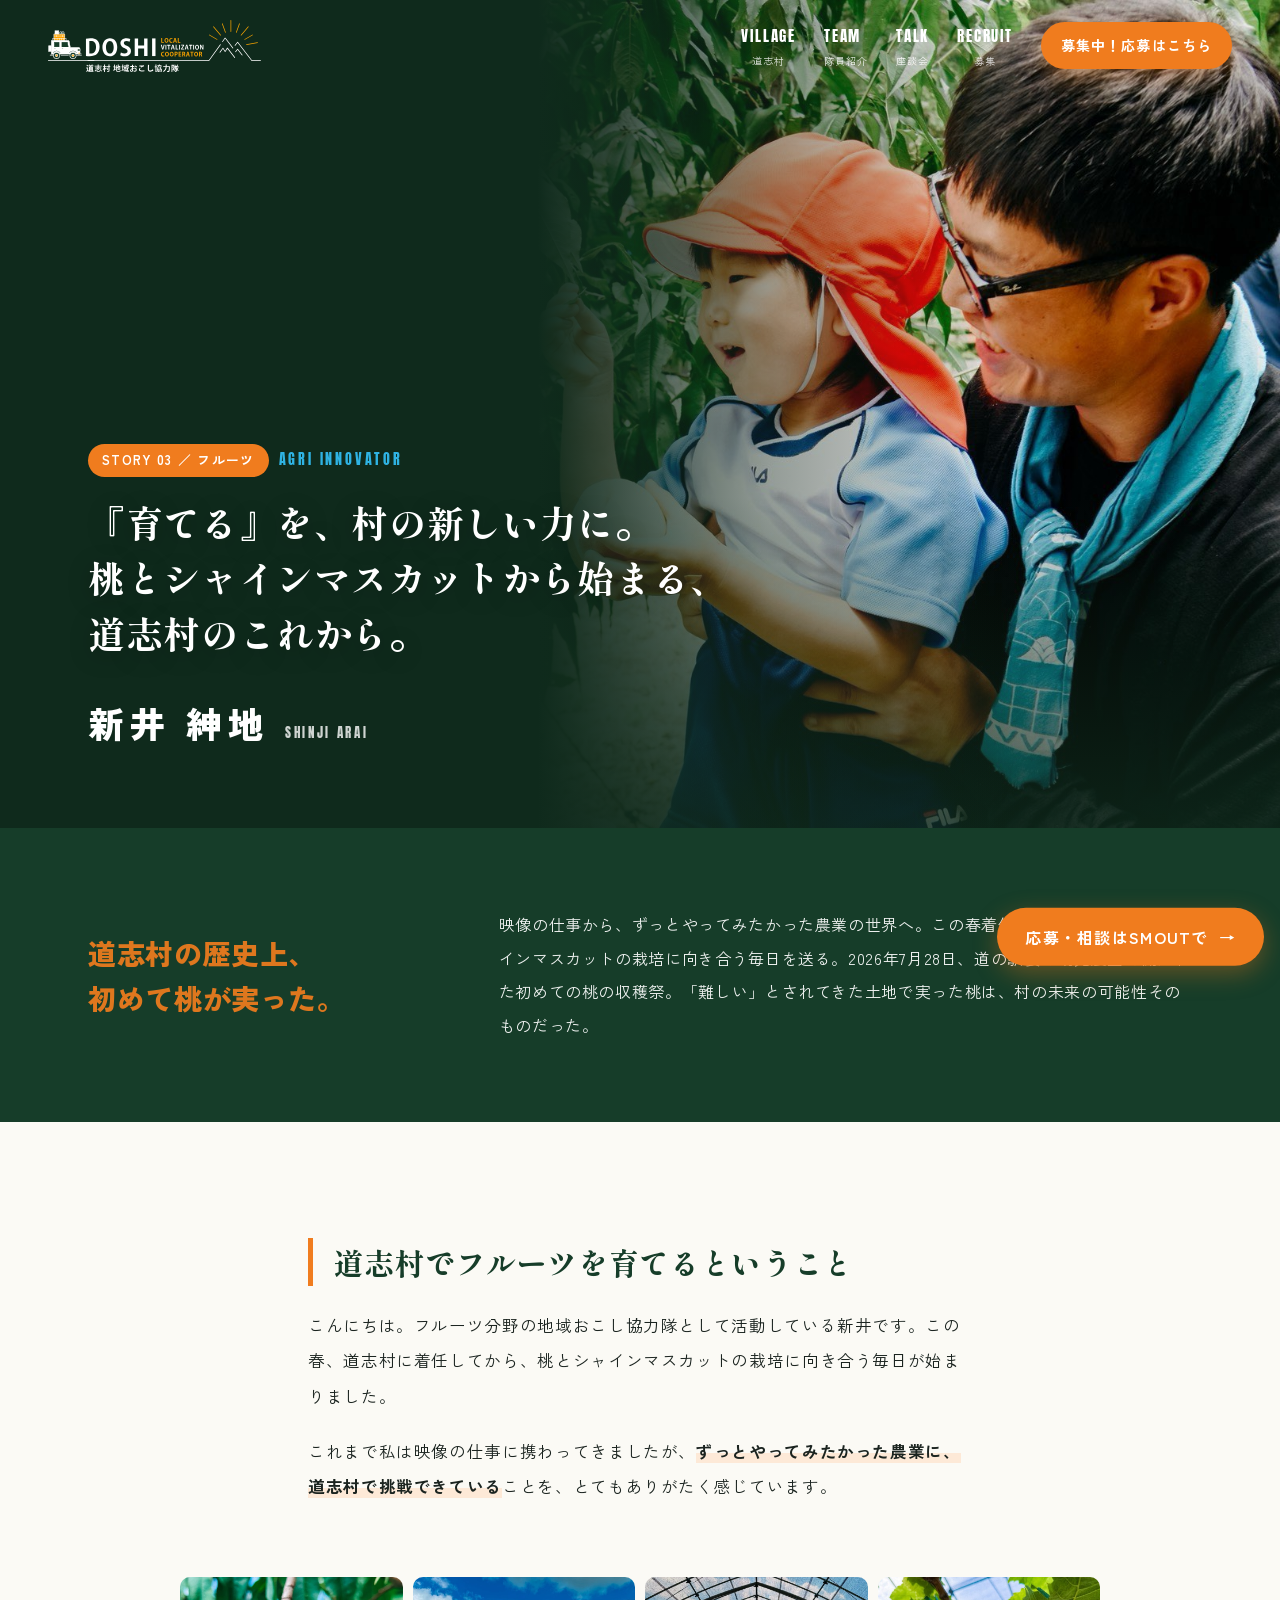
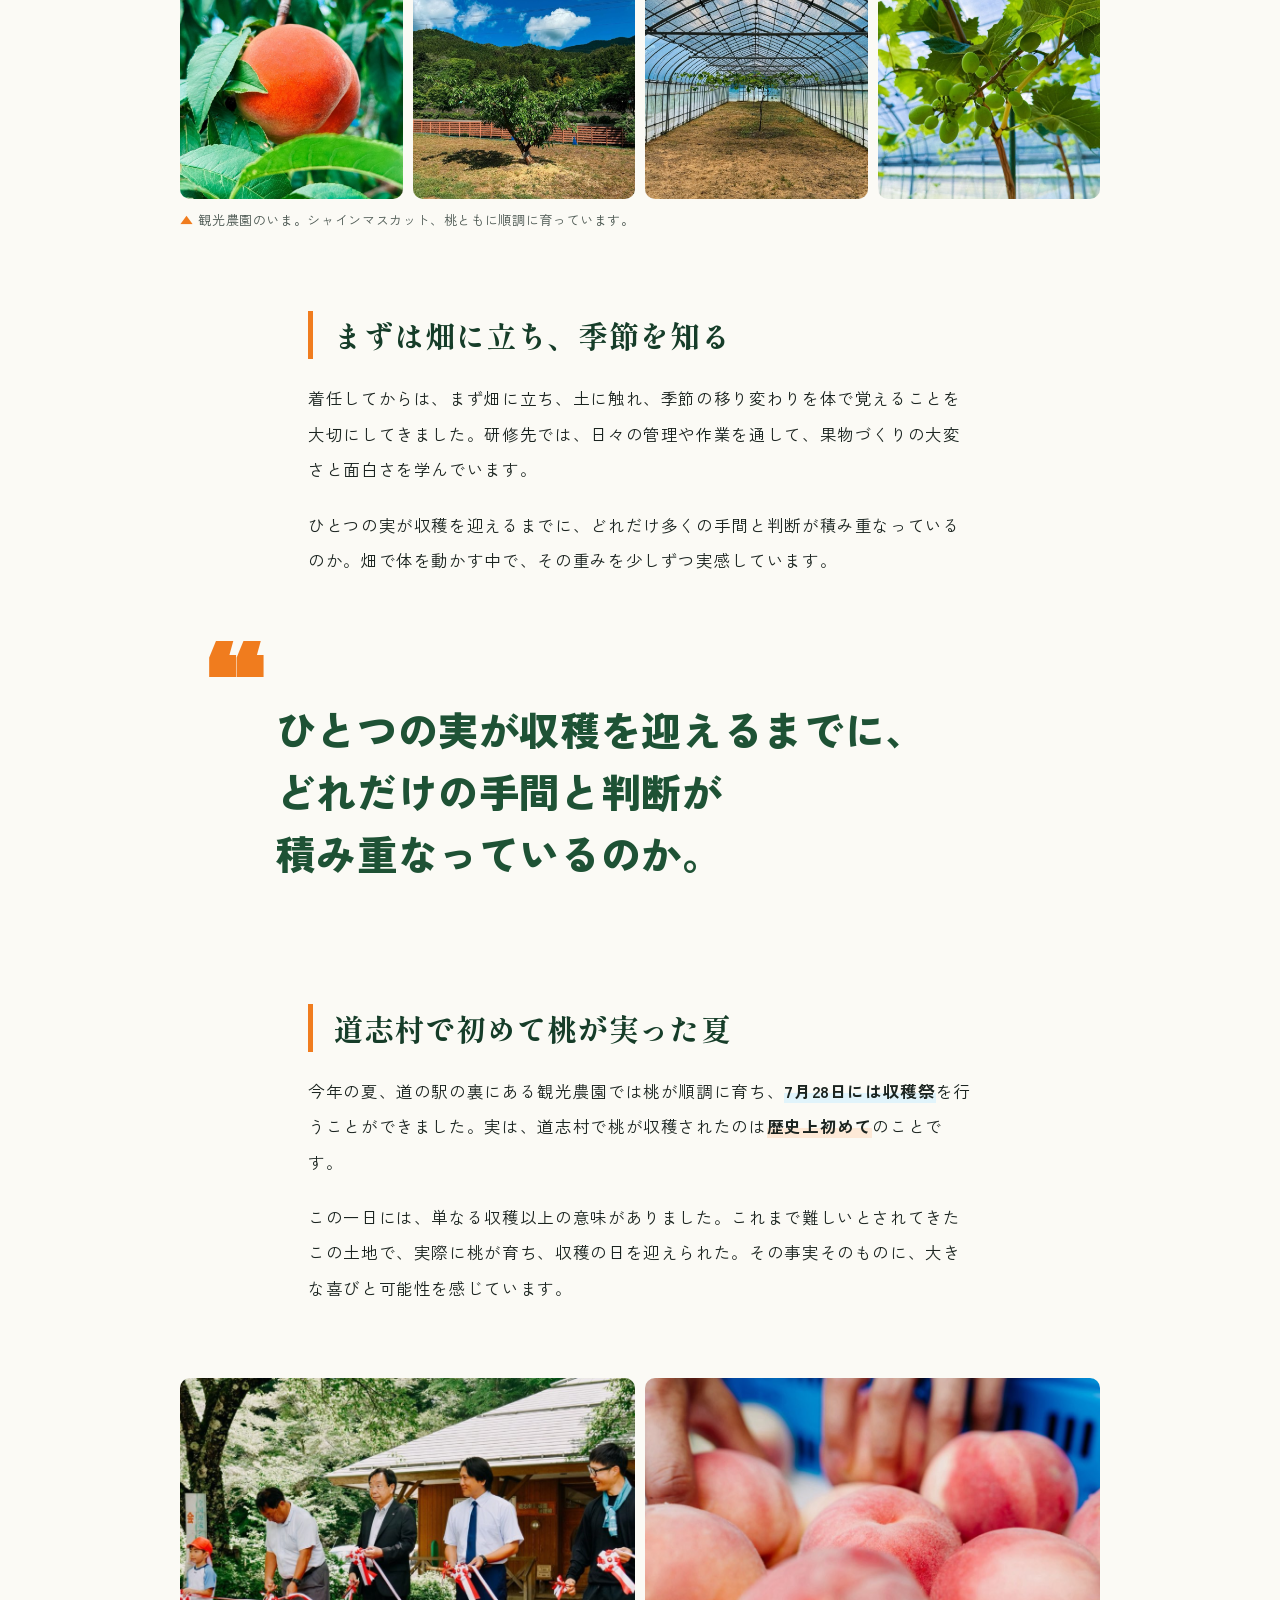
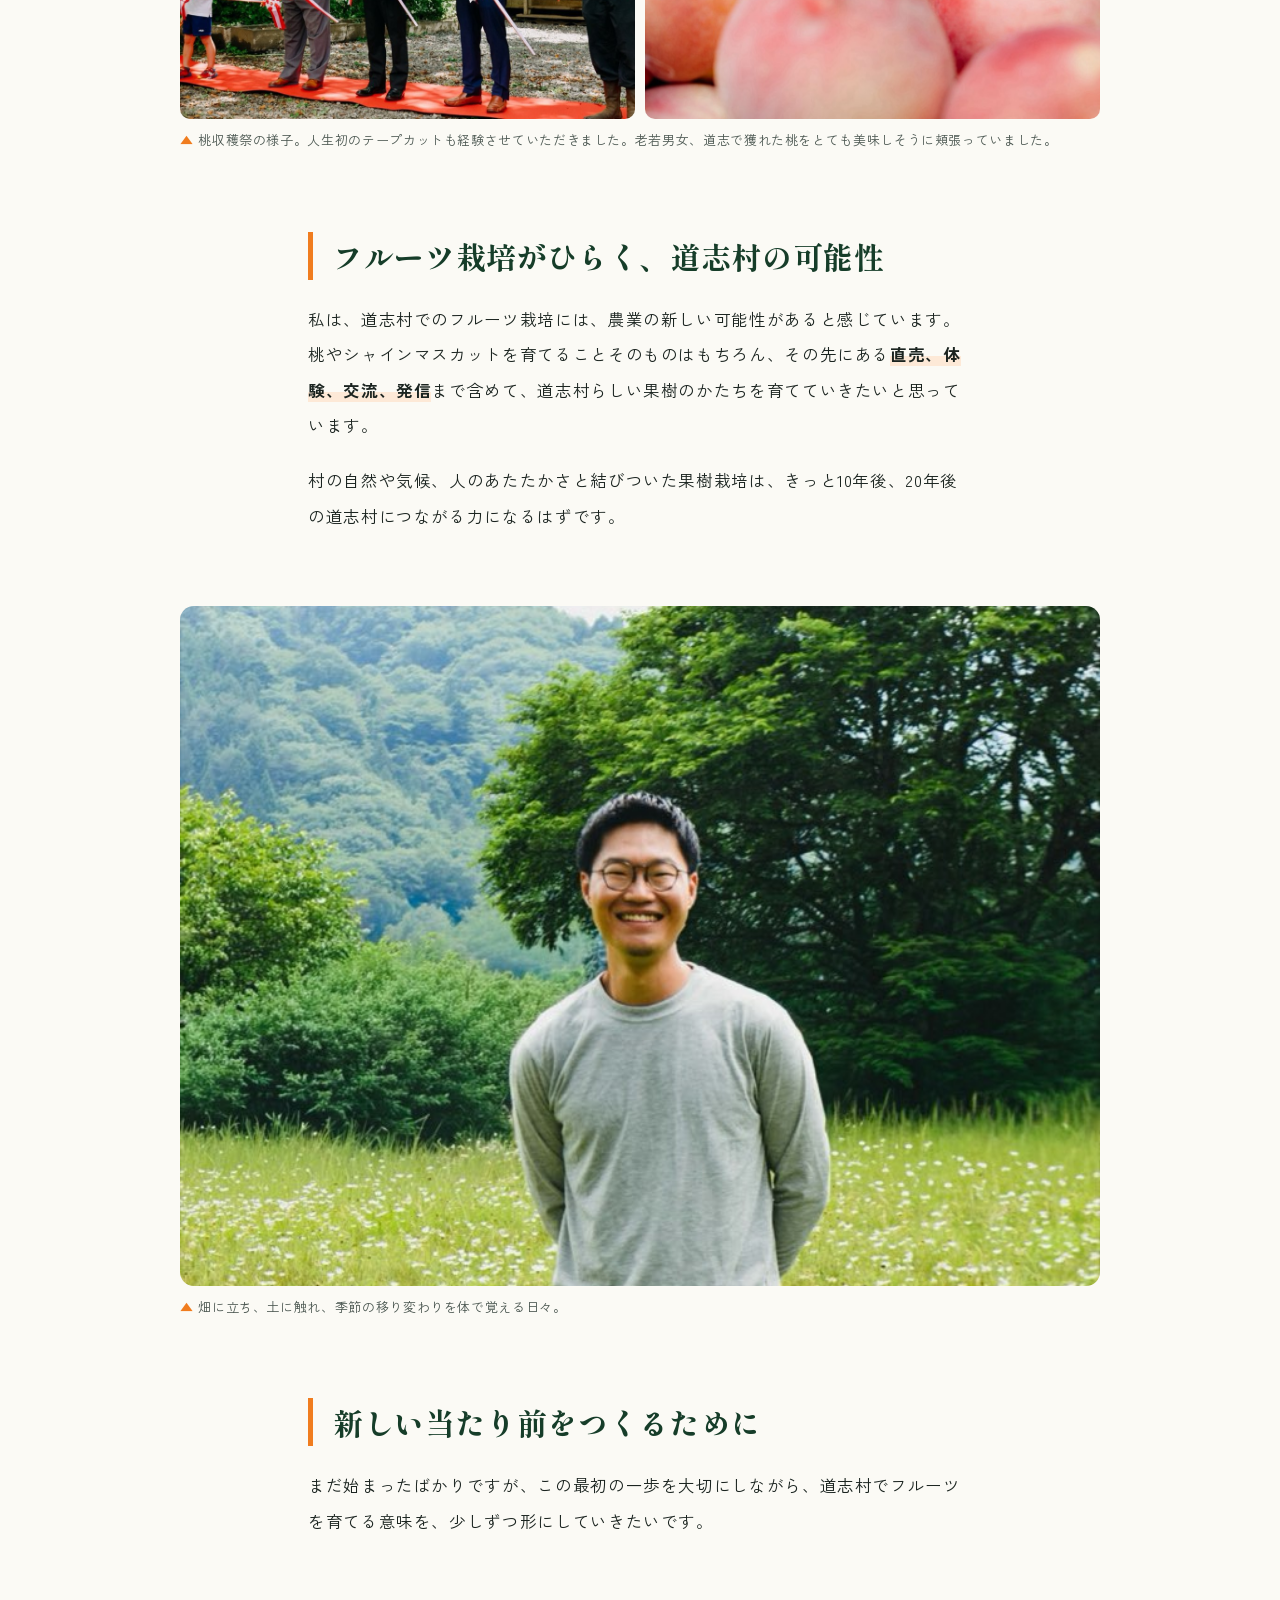
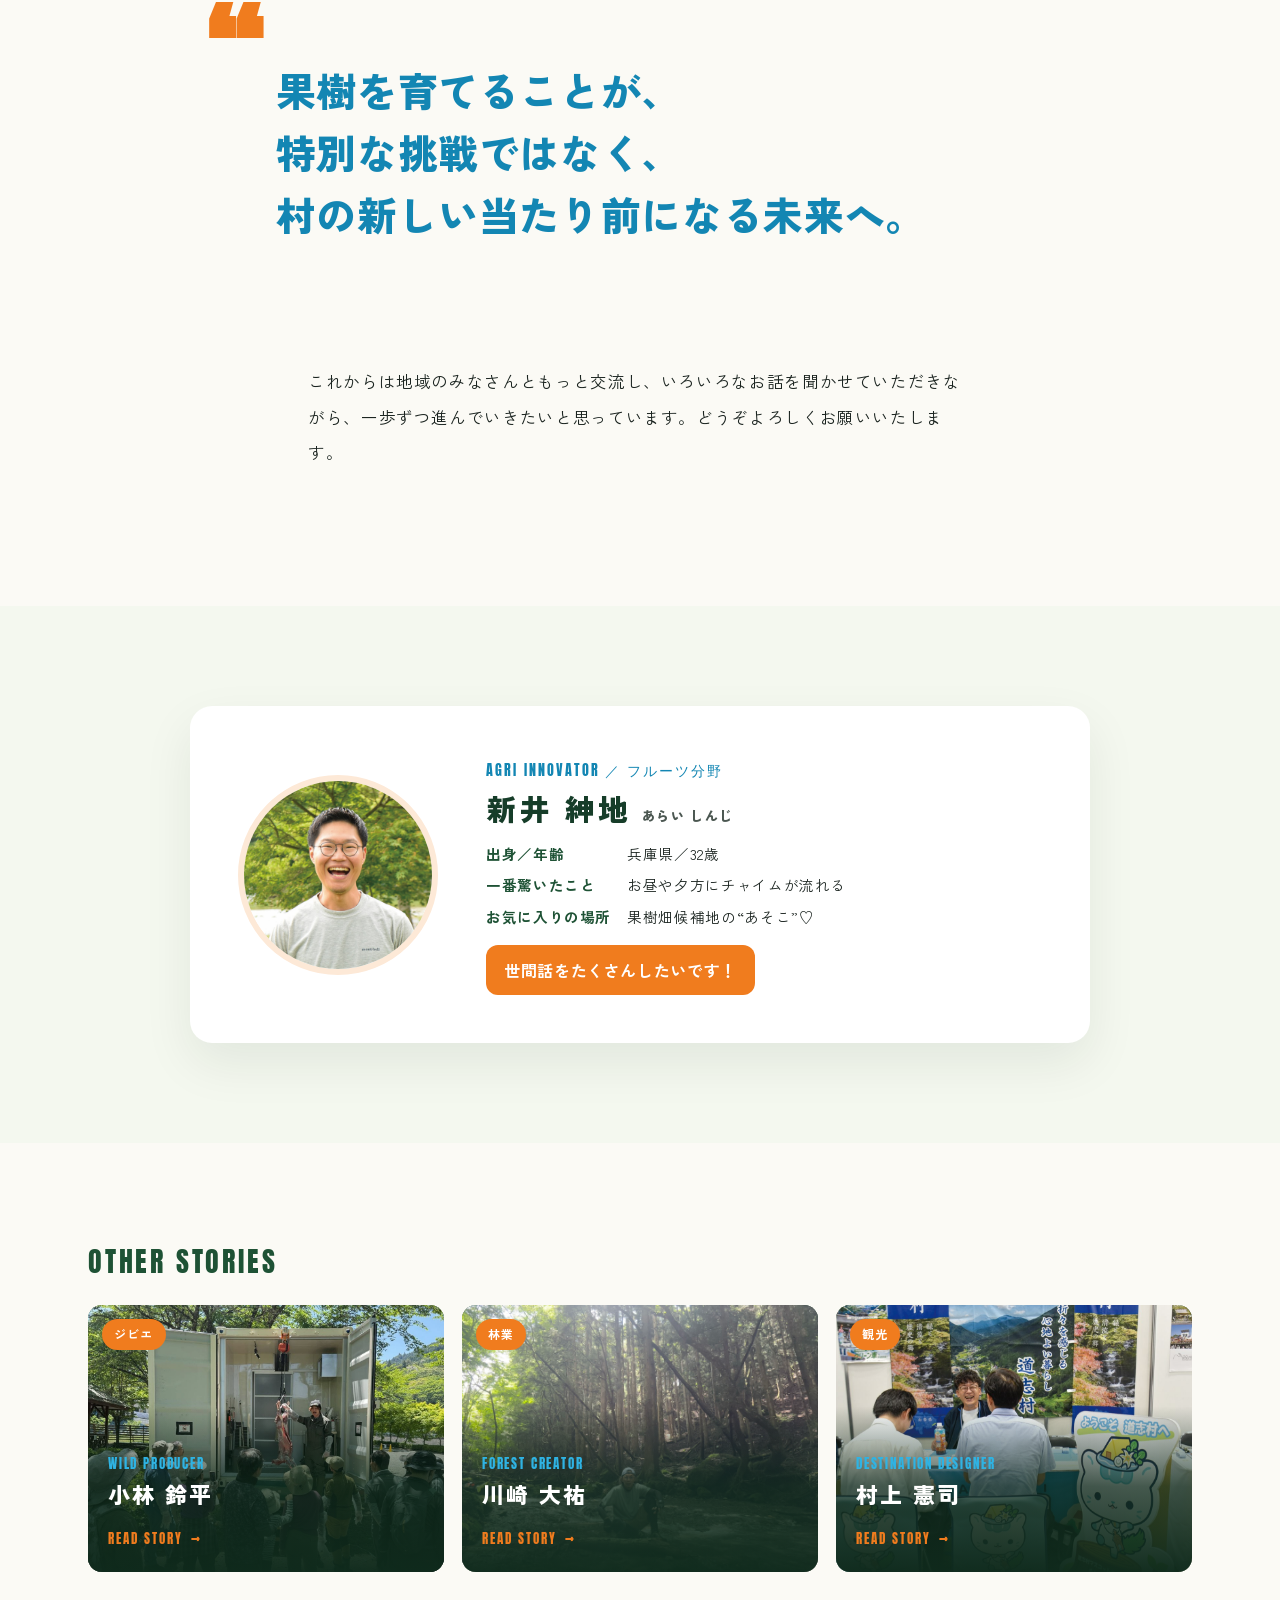
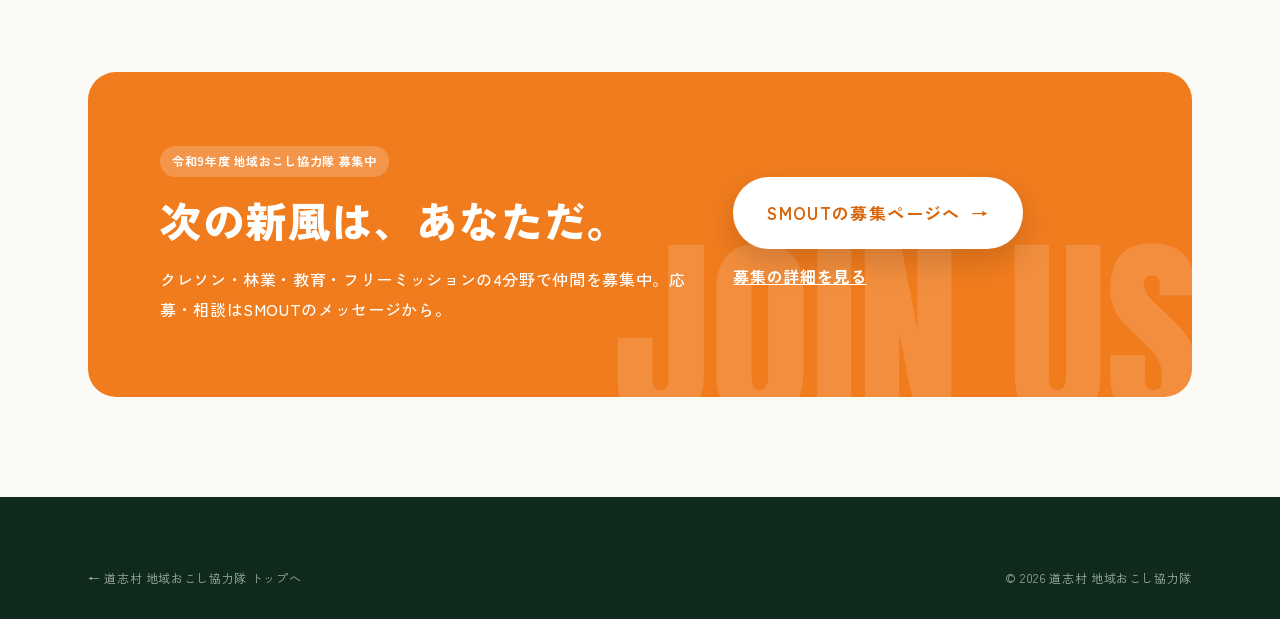
<file: stories/arai.html>
<!doctype html>
<html lang="ja">
<head>
<meta charset="utf-8">
<meta name="viewport" content="width=device-width, initial-scale=1">
<title>『育てる』を、村の新しい力に。｜新井紳地｜道志村 地域おこし協力隊</title>
<meta name="description" content="フルーツ分野の地域おこし協力隊・新井紳地。道志村の歴史上初めて桃が実った夏と、果樹がひらく村のこれから。">
<meta property="og:image" content="../assets/img/ar-kid.jpg">
<link rel="icon" href="../assets/img/favicon-32.png?v=2" sizes="32x32" type="image/png">
<link rel="icon" href="../assets/img/favicon-192.png?v=2" sizes="192x192" type="image/png">
<link rel="apple-touch-icon" href="../assets/img/apple-touch-icon.png?v=2">
<link rel="preconnect" href="https://fonts.googleapis.com">
<link rel="preconnect" href="https://fonts.gstatic.com" crossorigin>
<link href="https://fonts.googleapis.com/css2?family=Anton&family=Dela+Gothic+One&family=Shippori+Mincho+B1:wght@700;800&family=Zen+Kaku+Gothic+New:wght@400;500;700;900&display=swap" rel="stylesheet">
<link rel="stylesheet" href="../assets/css/style.css?v=34">
</head>
<body>

<header class="site-header">
  <a href="../index.html" class="logo" aria-label="道志村 地域おこし協力隊 トップへ">
    <img class="logo-img logo-white" src="../assets/img/logo-white.svg" alt="DOSHI 道志村 地域おこし協力隊"><img class="logo-img logo-color" src="../assets/img/logo.svg" alt="" aria-hidden="true">
  </a>
  <nav class="nav" aria-label="メインメニュー">
    <a class="nav-link" href="../index.html#village">VILLAGE<small>道志村</small></a>
    <a class="nav-link" href="../index.html#team">TEAM<small>隊員紹介</small></a>
    <a class="nav-link" href="../index.html#talk">TALK<small>座談会</small></a>
    <a class="nav-link" href="../index.html#recruit">RECRUIT<small>募集</small></a>
    <a class="btn btn-orange btn-sm" href="https://smout.jp/plans/29653" target="_blank" rel="noopener">募集中！応募はこちら</a>
  </nav>
  <button class="nav-toggle" aria-label="メニューを開く" aria-expanded="false"><span></span><span></span><span></span></button>
</header>

<main>
  <section class="a-hero is-portrait">
    <img src="../assets/img/ar-kid.jpg" alt="桃の収穫祭で園児を抱っこし、一緒に桃を収穫する新井紳地" style="object-position:100% 30%">
    <div class="container">
      <div class="a-cat"><span>STORY 03 ／ フルーツ</span><em>AGRI INNOVATOR</em></div>
      <h1 class="a-title fit"><span class="ph">『育てる』を、村の新しい力に。</span><br><span class="ph">桃とシャインマスカットから</span><span class="ph">始まる、</span><br class="pc"><span class="ph">道志村のこれから。</span></h1>
      <div class="a-name"><b>新井 紳地</b><small>SHINJI ARAI</small></div>
    </div>
  </section>

  <section class="a-lead">
    <div class="container">
      <p class="catch">道志村の歴史上、<br>初めて桃が実った。</p>
      <p>映像の仕事から、ずっとやってみたかった農業の世界へ。この春着任した新井は、桃とシャインマスカットの栽培に向き合う毎日を送る。2026年7月28日、道の駅裏の観光農園で開かれた初めての桃の収穫祭。「難しい」とされてきた土地で実った桃は、村の未来の可能性そのものだった。</p>
    </div>
  </section>

  <article class="a-body">
    <div class="a-wrap">
      <h2>道志村でフルーツを育てるということ</h2>
      <p>こんにちは。フルーツ分野の地域おこし協力隊として活動している新井です。この春、道志村に着任してから、桃とシャインマスカットの栽培に向き合う毎日が始まりました。</p>
      <p>これまで私は映像の仕事に携わってきましたが、<strong>ずっとやってみたかった農業に、道志村で挑戦できている</strong>ことを、とてもありがたく感じています。</p>

      <div class="a-grid">
        <div class="g g4">
          <img loading="lazy" src="../assets/img/ar-peach.jpg" alt="枝に実った桃">
          <img loading="lazy" src="../assets/img/ar-orchard.jpg" alt="観光農園の桃の木">
          <img loading="lazy" src="../assets/img/ar-house.jpg" alt="シャインマスカットのビニールハウス">
          <img loading="lazy" src="../assets/img/ar-grape.jpg" alt="青いシャインマスカットの房">
        </div>
        <figcaption>観光農園のいま。シャインマスカット、桃ともに順調に育っています。</figcaption>
      </div>

      <h2>まずは畑に立ち、季節を知る</h2>
      <p>着任してからは、まず畑に立ち、土に触れ、季節の移り変わりを体で覚えることを大切にしてきました。研修先では、日々の管理や作業を通して、果物づくりの大変さと面白さを学んでいます。</p>
      <p>ひとつの実が収穫を迎えるまでに、どれだけ多くの手間と判断が積み重なっているのか。畑で体を動かす中で、その重みを少しずつ実感しています。</p>

      <p class="pull">ひとつの実が収穫を迎えるまでに、<br>どれだけの手間と判断が<br>積み重なっているのか。</p>

      <h2>道志村で初めて桃が実った夏</h2>
      <p>今年の夏、道の駅の裏にある観光農園では桃が順調に育ち、<span class="blue-mark">7月28日には収穫祭</span>を行うことができました。実は、道志村で桃が収穫されたのは<strong>歴史上初めて</strong>のことです。</p>
      <p>この一日には、単なる収穫以上の意味がありました。これまで難しいとされてきたこの土地で、実際に桃が育ち、収穫の日を迎えられた。その事実そのものに、大きな喜びと可能性を感じています。</p>

      <div class="a-grid">
        <div class="g g2">
          <img loading="lazy" src="../assets/img/ar-tape.jpg" alt="桃収穫祭のテープカット">
          <img loading="lazy" src="../assets/img/ar-peaches.jpg" alt="収穫された桃">
        </div>
        <figcaption>桃収穫祭の様子。人生初のテープカットも経験させていただきました。老若男女、道志で獲れた桃をとても美味しそうに頬張っていました。</figcaption>
      </div>

      <h2>フルーツ栽培がひらく、道志村の可能性</h2>
      <p>私は、道志村でのフルーツ栽培には、農業の新しい可能性があると感じています。桃やシャインマスカットを育てることそのものはもちろん、その先にある<strong>直売、体験、交流、発信</strong>まで含めて、道志村らしい果樹のかたちを育てていきたいと思っています。</p>
      <p>村の自然や気候、人のあたたかさと結びついた果樹栽培は、きっと10年後、20年後の道志村につながる力になるはずです。</p>

      <figure class="a-fig">
        <img loading="lazy" src="../assets/img/ar-field.jpg" alt="草原に立ち笑顔を見せる新井" style="object-position:50% 4%">
        <figcaption>畑に立ち、土に触れ、季節の移り変わりを体で覚える日々。</figcaption>
      </figure>

      <h2>新しい当たり前をつくるために</h2>
      <p>まだ始まったばかりですが、この最初の一歩を大切にしながら、道志村でフルーツを育てる意味を、少しずつ形にしていきたいです。</p>

      <p class="pull blue">果樹を育てることが、<br>特別な挑戦ではなく、<br>村の新しい当たり前になる未来へ。</p>

      <p>これからは地域のみなさんともっと交流し、いろいろなお話を聞かせていただきながら、一歩ずつ進んでいきたいと思っています。どうぞよろしくお願いいたします。</p>
    </div>
  </article>

  <section class="a-profile">
    <div class="container">
      <div class="a-profile-card reveal">
        <img loading="lazy" src="../assets/img/p-arai.jpg" alt="新井紳地">
        <div>
          <span class="role">AGRI INNOVATOR ／ フルーツ分野</span>
          <h3>新井 紳地<small>あらい しんじ</small></h3>
          <dl>
            <dt>出身／年齢</dt><dd>兵庫県／32歳</dd>
            <dt>一番驚いたこと</dt><dd>お昼や夕方にチャイムが流れる</dd>
            <dt>お気に入りの場所</dt><dd>果樹畑候補地の“あそこ”♡</dd>
          </dl>
          <span class="msg">世間話をたくさんしたいです！</span>
        </div>
      </div>
    </div>
  </section>

  <section class="a-next">
    <div class="container">
      <h2>OTHER STORIES</h2>
      <div class="a-next-grid">
        <a class="member" href="kobayashi.html"><div class="member-photo"><img loading="lazy" src="../assets/img/kb-tour.jpg" alt=""></div><span class="member-field">ジビエ</span><div class="member-info"><div class="member-role">WILD PRODUCER</div><h3 class="member-name" style="font-size:22px">小林 鈴平</h3><span class="member-more">READ STORY</span></div></a>
        <a class="member" href="kawasaki.html"><div class="member-photo"><img loading="lazy" src="../assets/img/kw-river.jpg" alt=""></div><span class="member-field">林業</span><div class="member-info"><div class="member-role">FOREST CREATOR</div><h3 class="member-name" style="font-size:22px">川崎 大祐</h3><span class="member-more">READ STORY</span></div></a>
        <a class="member" href="murakami.html"><div class="member-photo"><img loading="lazy" src="../assets/img/mk-booth.jpg" alt=""></div><span class="member-field">観光</span><div class="member-info"><div class="member-role">DESTINATION DESIGNER</div><h3 class="member-name" style="font-size:22px">村上 憲司</h3><span class="member-more">READ STORY</span></div></a>
      </div>
      <div class="cta">
        <div>
          <span class="smout-chip">令和9年度 地域おこし協力隊 募集中</span>
          <h2 style="margin-top:14px">次の新風は、あなただ。</h2>
          <p>クレソン・林業・教育・フリーミッションの4分野で仲間を募集中。応募・相談はSMOUTのメッセージから。</p>
        </div>
        <div class="cta-actions">
          <a class="btn btn-white" href="https://smout.jp/plans/29653" target="_blank" rel="noopener">SMOUTの募集ページへ <span class="arrow">→</span></a>
          <a href="../index.html#recruit" style="font-weight:700;text-decoration:underline">募集の詳細を見る</a>
        </div>
      </div>
    </div>
  </section>
</main>

<footer class="site-footer">
  <div class="container">
    <div class="copy" style="margin-top:0;border-top:0;padding-top:0"><a href="../index.html">← 道志村 地域おこし協力隊 トップへ</a><span>&copy; 2026 道志村 地域おこし協力隊</span></div>
  </div>
</footer>

<a class="btn btn-orange float-cta" href="https://smout.jp/plans/29653" target="_blank" rel="noopener">応募・相談はSMOUTで <span class="arrow">→</span></a>
<script src="../assets/js/main.js?v=4"></script>
</body>
</html>
</file>
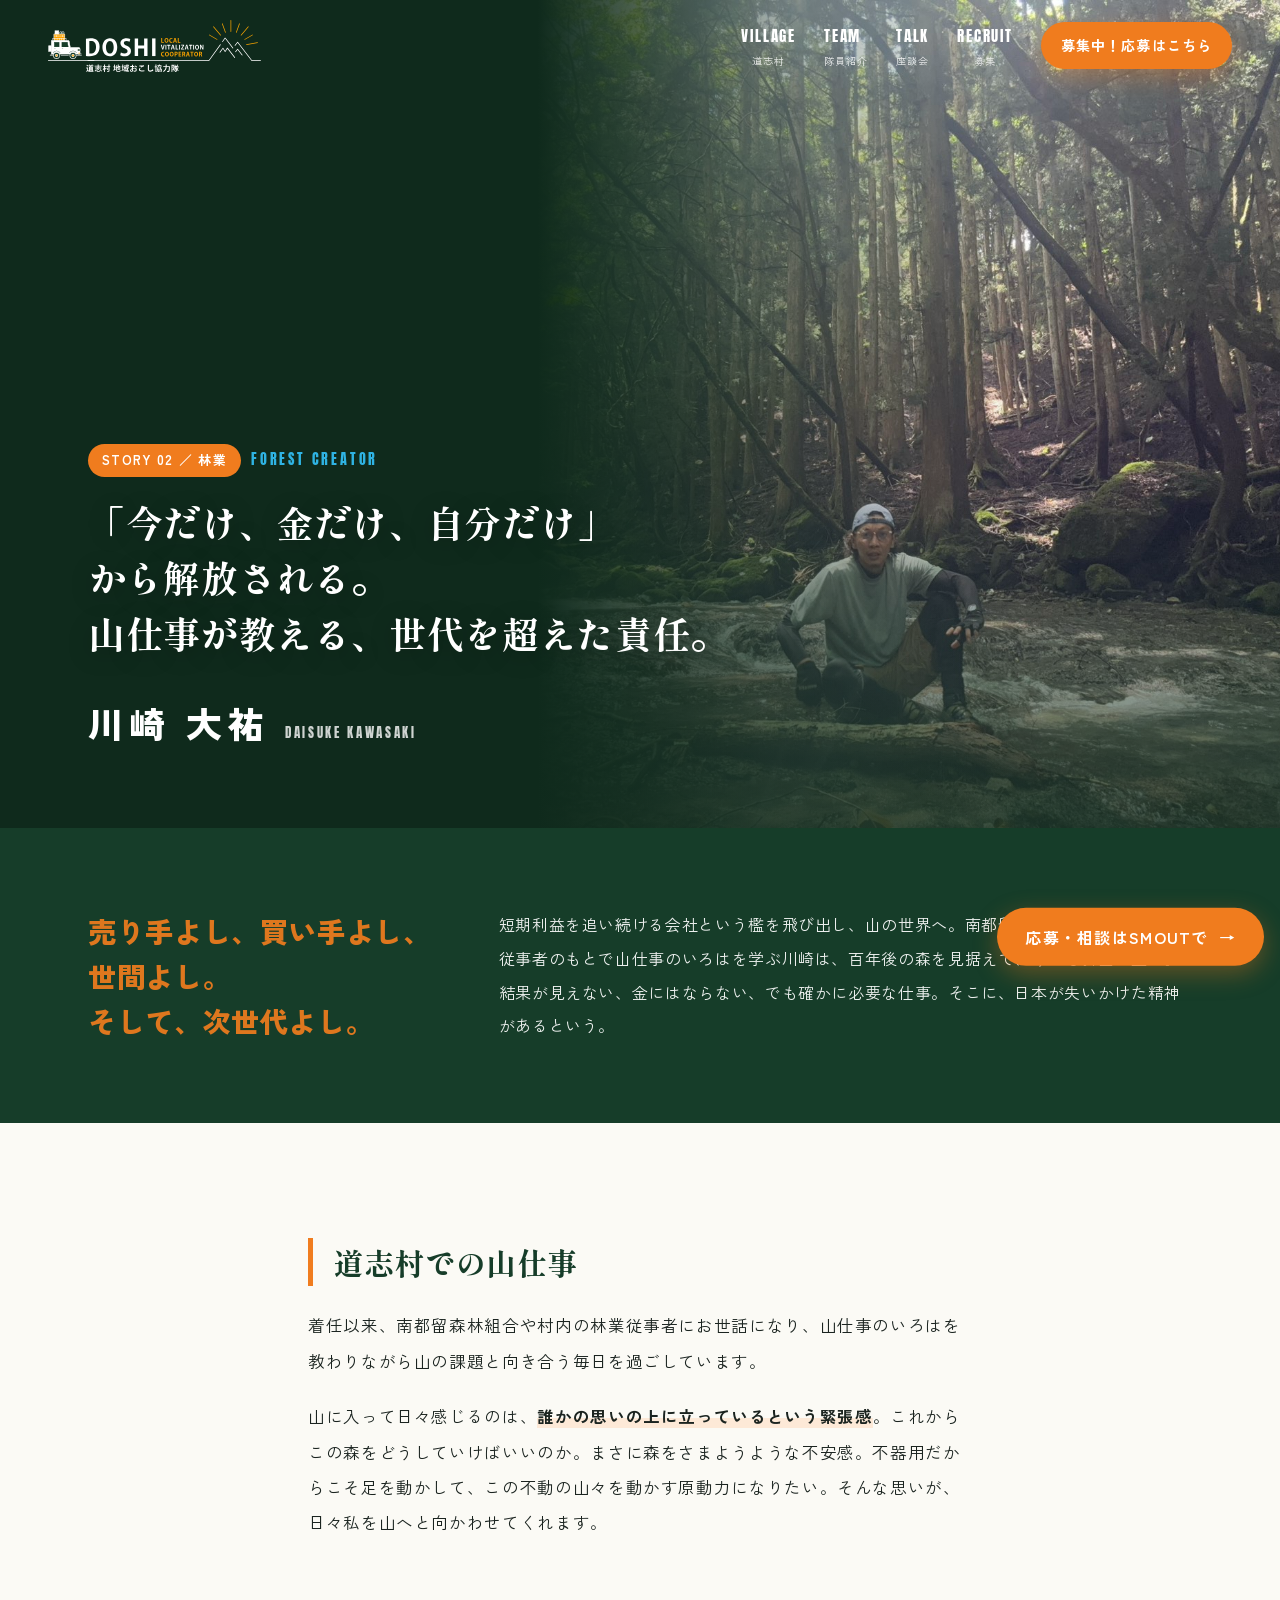
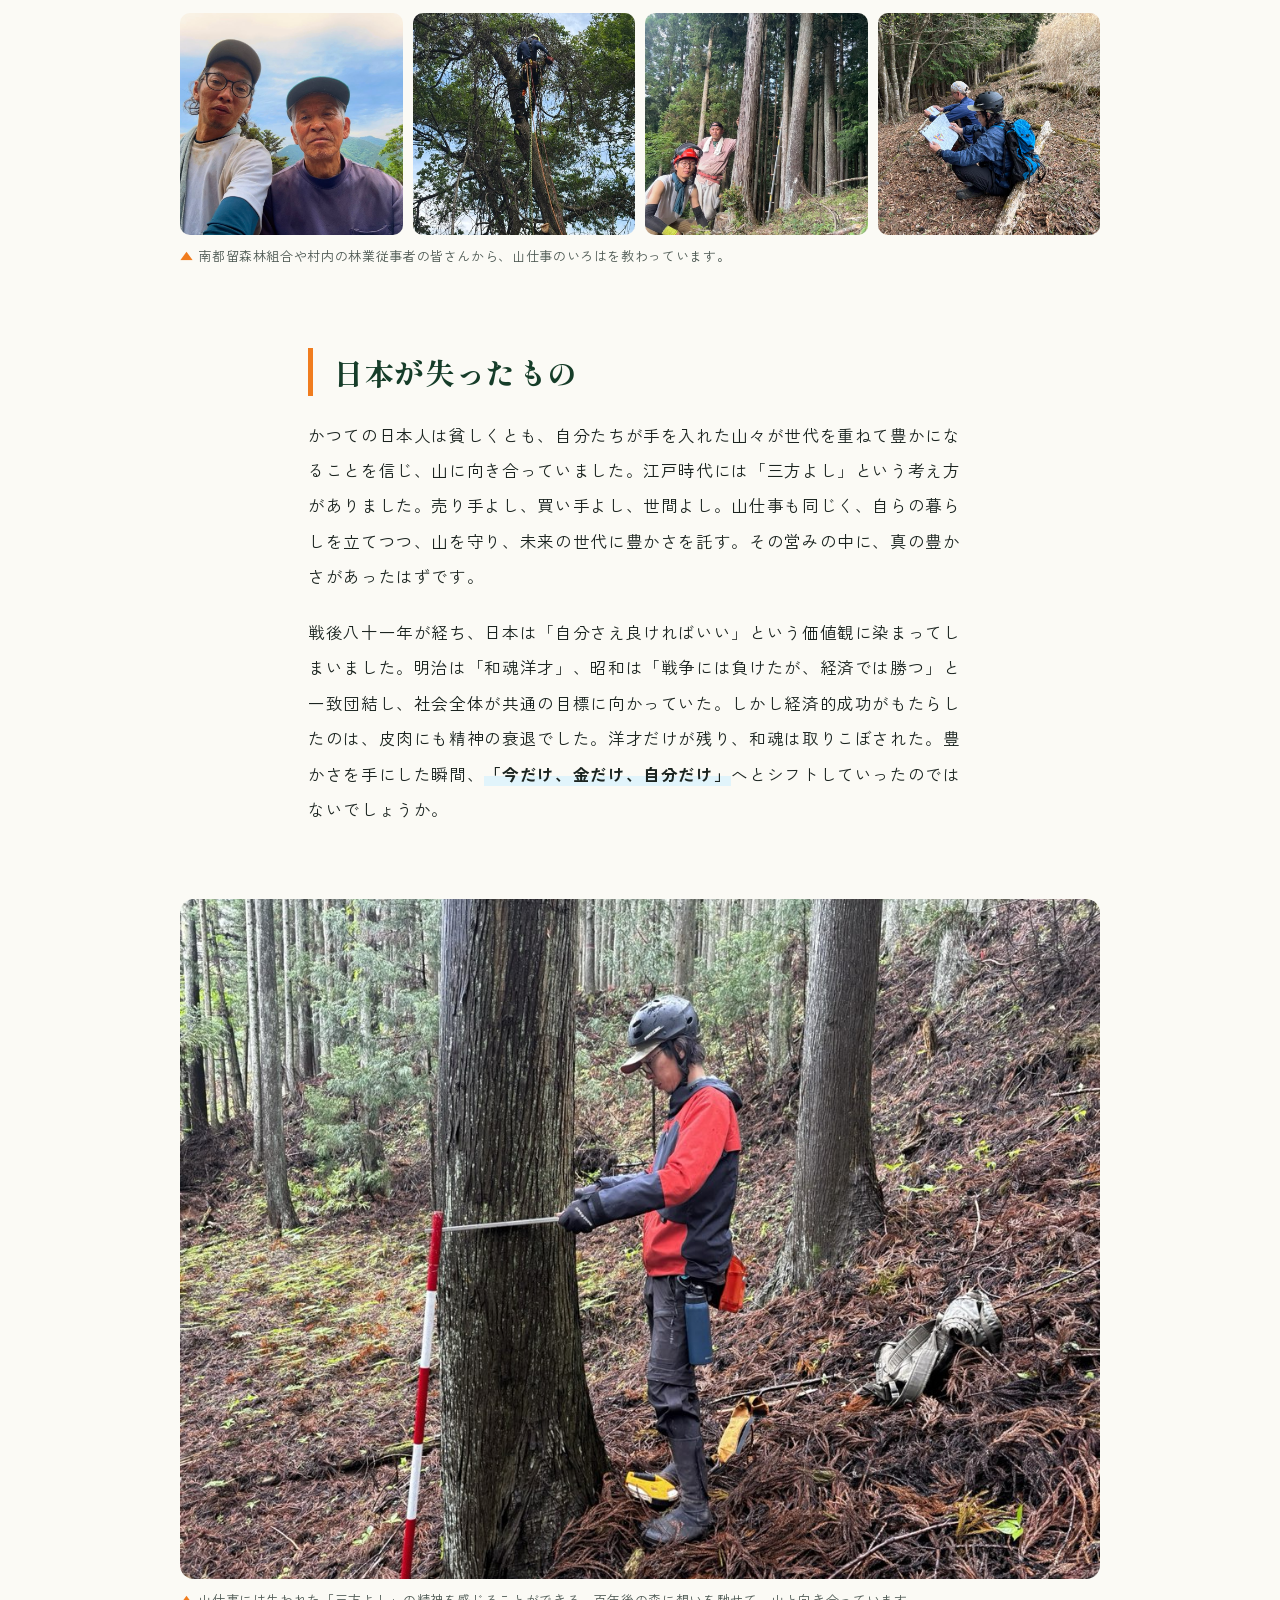
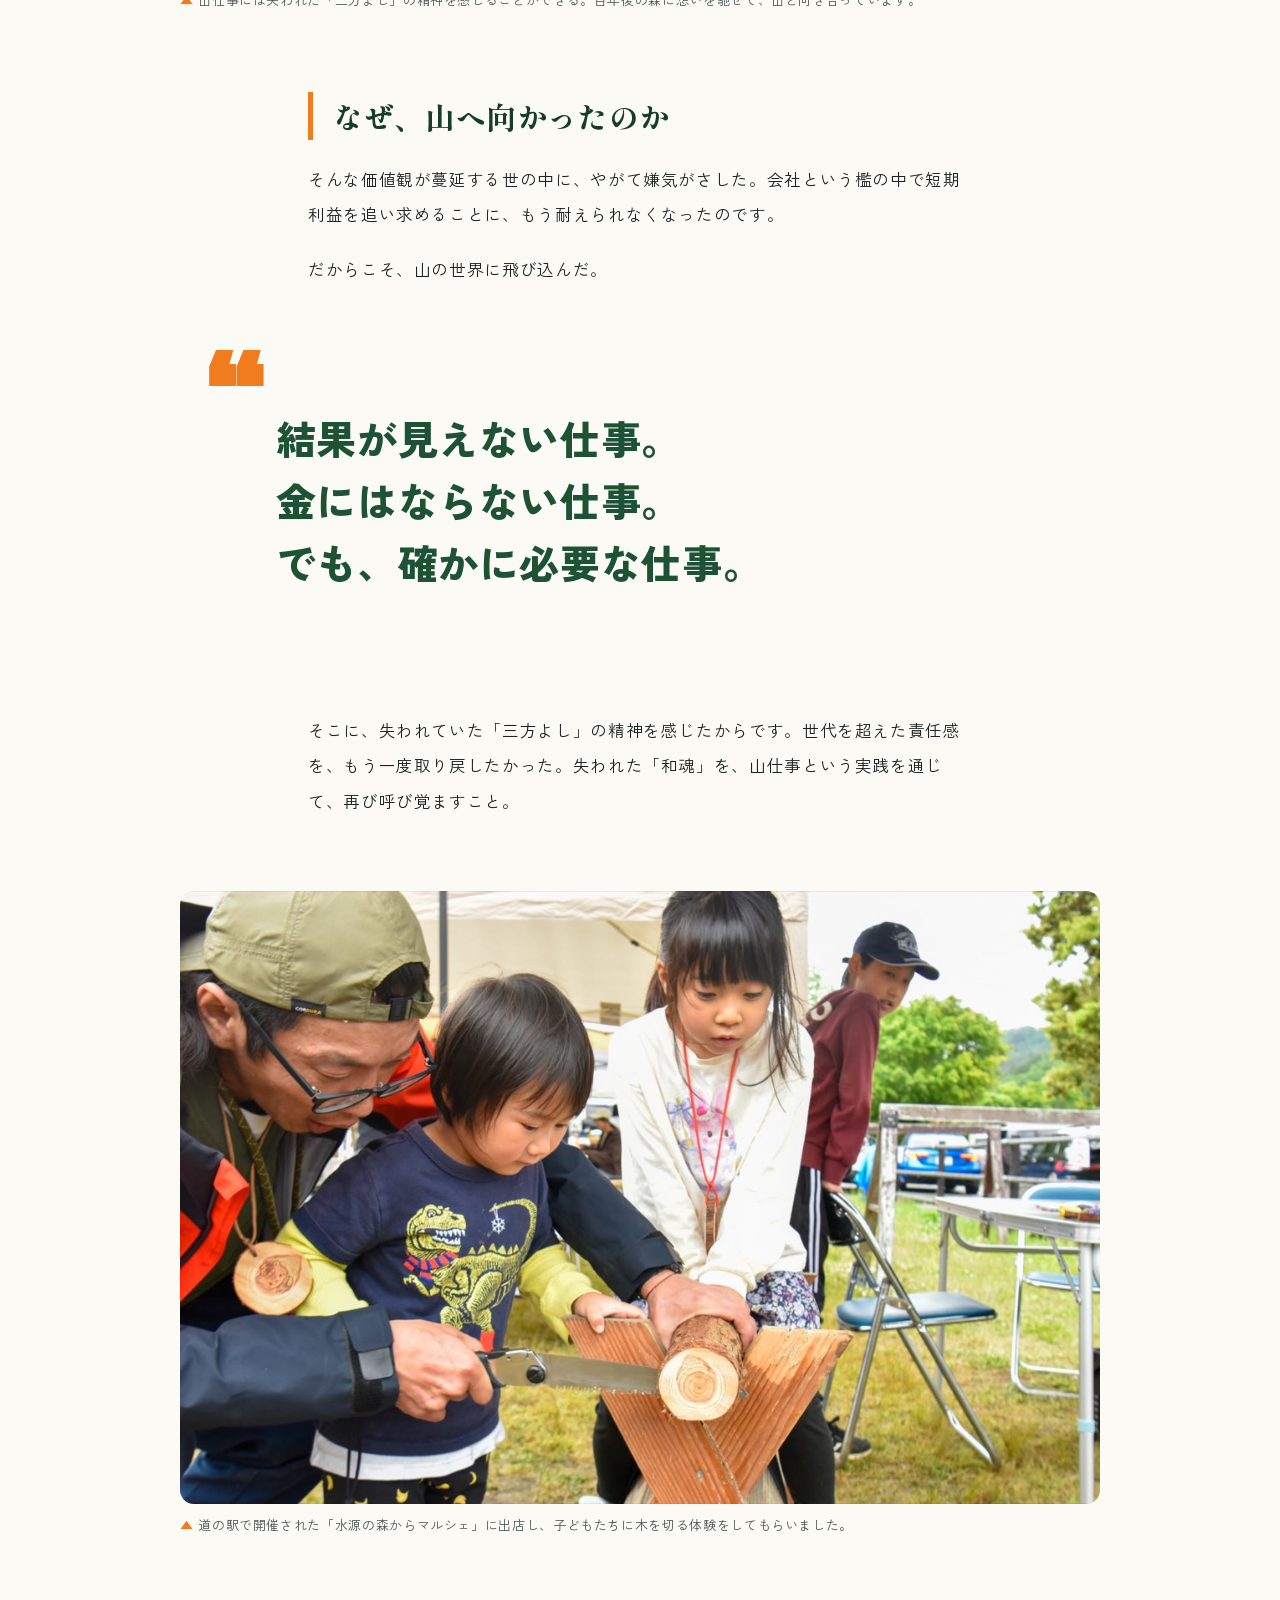
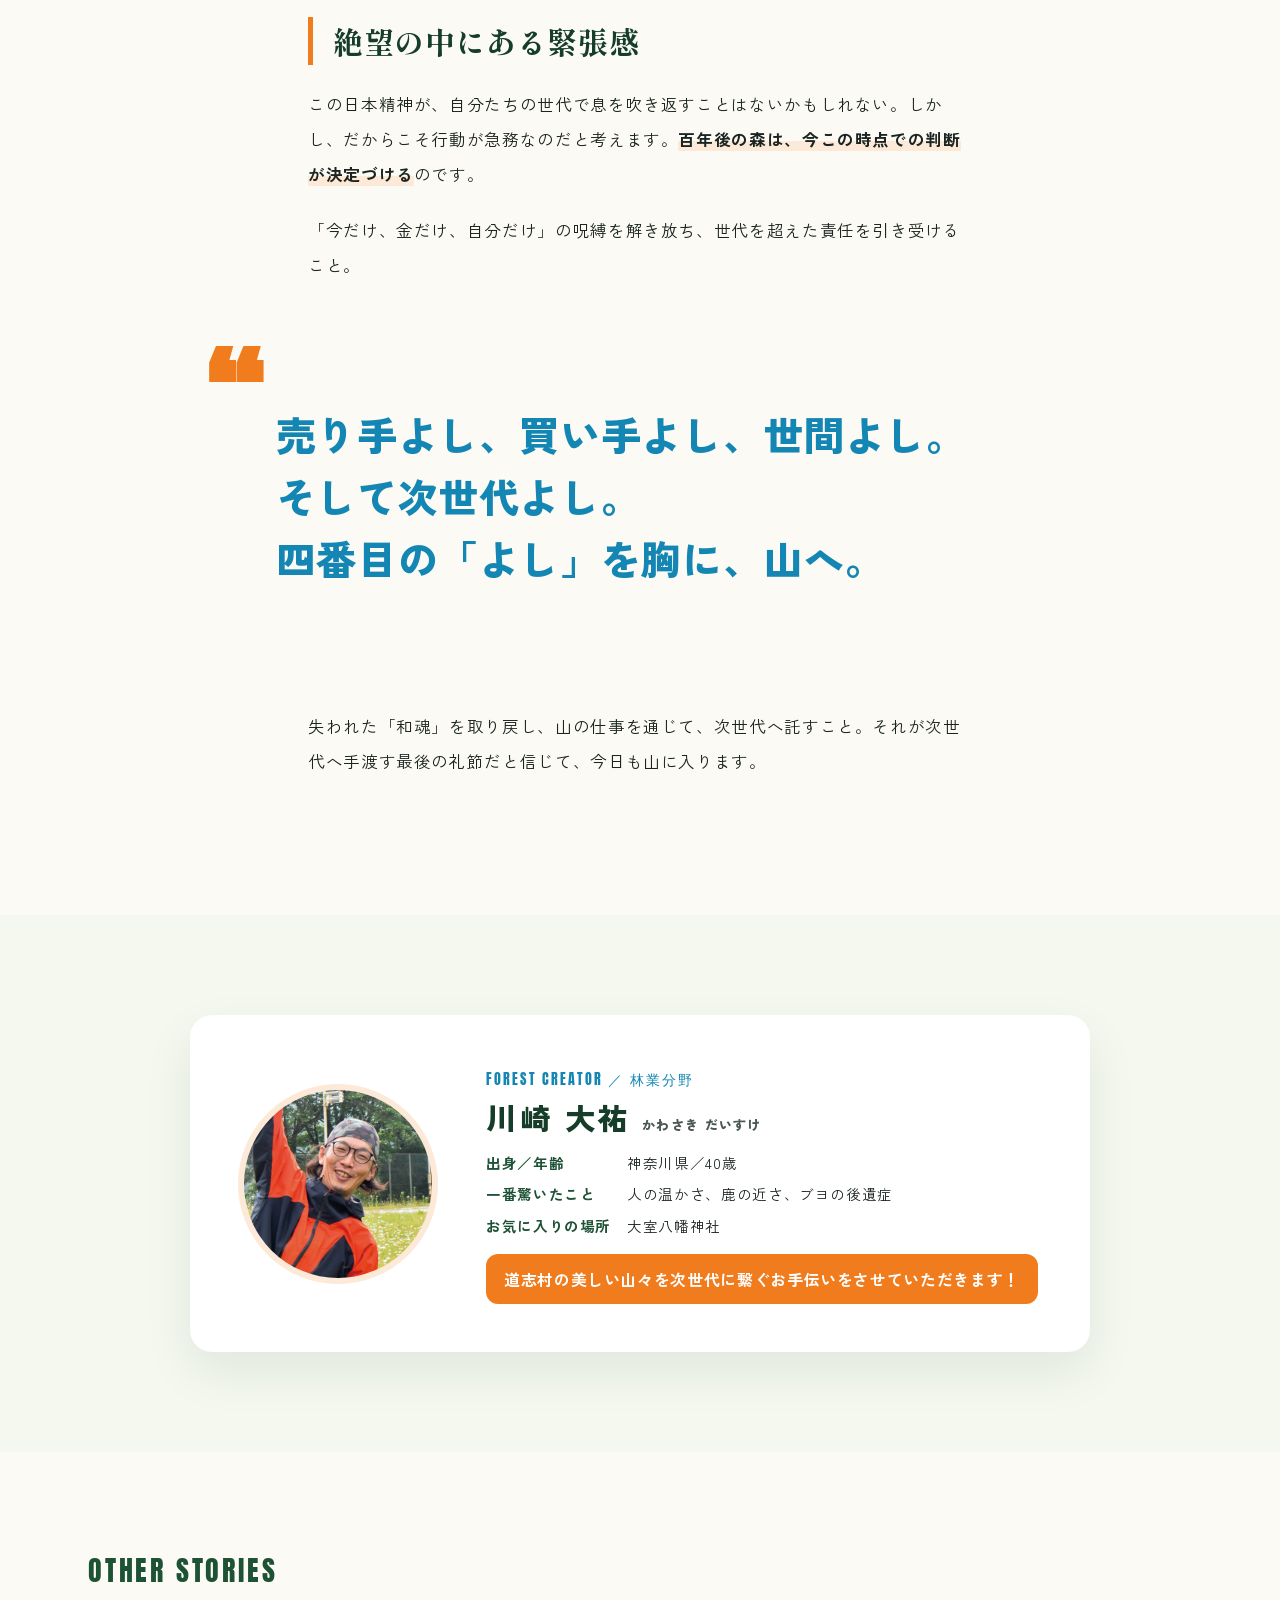
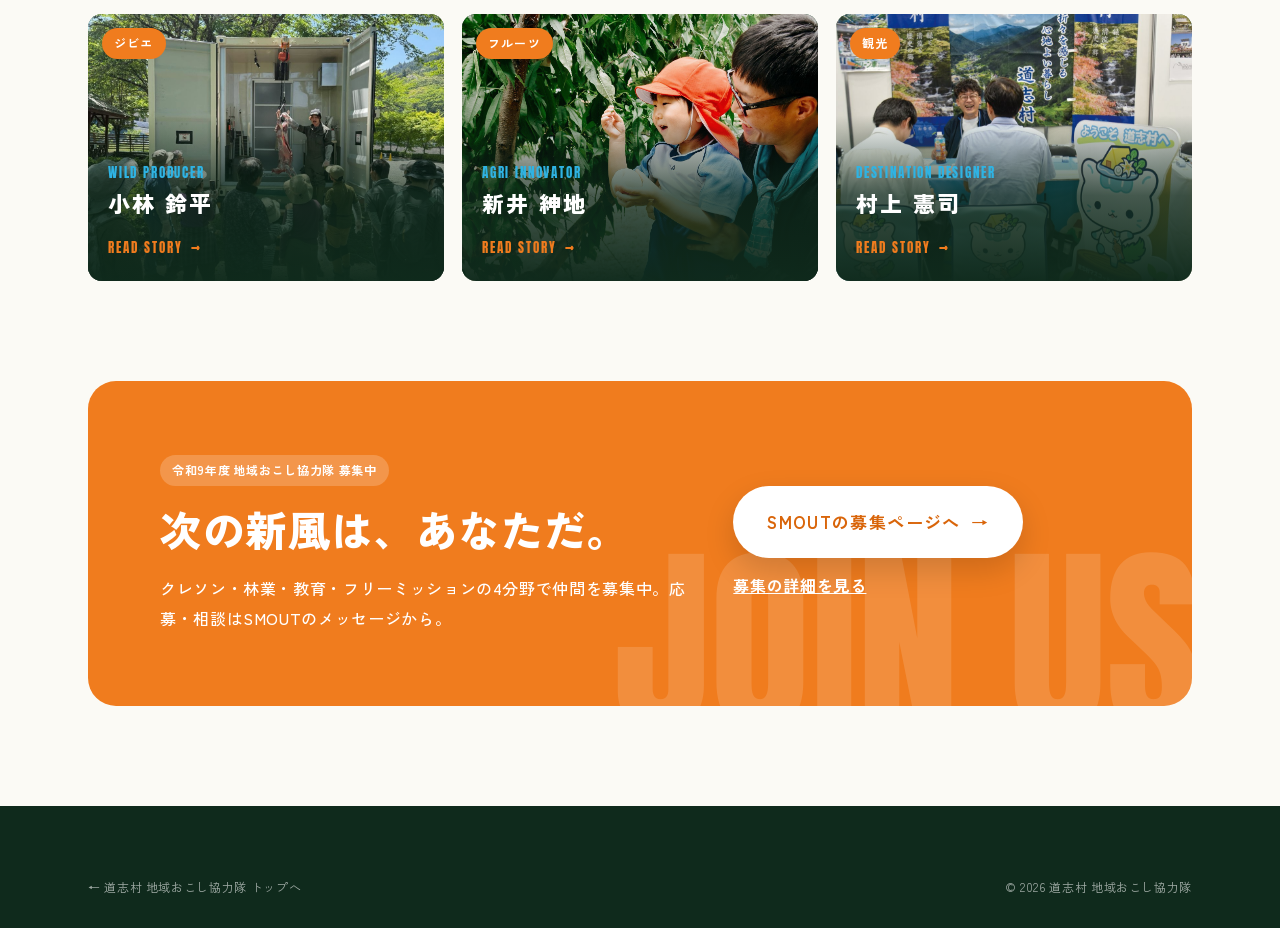
<file: stories/kawasaki.html>
<!doctype html>
<html lang="ja">
<head>
<meta charset="utf-8">
<meta name="viewport" content="width=device-width, initial-scale=1">
<title>「今だけ、金だけ、自分だけ」から解放される｜川崎大祐｜道志村 地域おこし協力隊</title>
<meta name="description" content="林業分野の地域おこし協力隊・川崎大祐。山仕事が教える世代を超えた責任と、四番目の「よし」を胸に山へ向かう日々。">
<meta property="og:image" content="../assets/img/kw-river.jpg">
<link rel="icon" href="../assets/img/favicon-32.png?v=2" sizes="32x32" type="image/png">
<link rel="icon" href="../assets/img/favicon-192.png?v=2" sizes="192x192" type="image/png">
<link rel="apple-touch-icon" href="../assets/img/apple-touch-icon.png?v=2">
<link rel="preconnect" href="https://fonts.googleapis.com">
<link rel="preconnect" href="https://fonts.gstatic.com" crossorigin>
<link href="https://fonts.googleapis.com/css2?family=Anton&family=Dela+Gothic+One&family=Shippori+Mincho+B1:wght@700;800&family=Zen+Kaku+Gothic+New:wght@400;500;700;900&display=swap" rel="stylesheet">
<link rel="stylesheet" href="../assets/css/style.css?v=34">
</head>
<body>

<header class="site-header">
  <a href="../index.html" class="logo" aria-label="道志村 地域おこし協力隊 トップへ">
    <img class="logo-img logo-white" src="../assets/img/logo-white.svg" alt="DOSHI 道志村 地域おこし協力隊"><img class="logo-img logo-color" src="../assets/img/logo.svg" alt="" aria-hidden="true">
  </a>
  <nav class="nav" aria-label="メインメニュー">
    <a class="nav-link" href="../index.html#village">VILLAGE<small>道志村</small></a>
    <a class="nav-link" href="../index.html#team">TEAM<small>隊員紹介</small></a>
    <a class="nav-link" href="../index.html#talk">TALK<small>座談会</small></a>
    <a class="nav-link" href="../index.html#recruit">RECRUIT<small>募集</small></a>
    <a class="btn btn-orange btn-sm" href="https://smout.jp/plans/29653" target="_blank" rel="noopener">募集中！応募はこちら</a>
  </nav>
  <button class="nav-toggle" aria-label="メニューを開く" aria-expanded="false"><span></span><span></span><span></span></button>
</header>

<main>
  <section class="a-hero is-portrait">
    <img src="../assets/img/kw-river.jpg" alt="苔むした岩が並ぶ沢の中に座る川崎大祐">
    <div class="container">
      <div class="a-cat"><span>STORY 02 ／ 林業</span><em>FOREST CREATOR</em></div>
      <h1 class="a-title fit"><span class="ph">「今だけ、金だけ、自分だけ」</span><br class="pc"><span class="ph">から解放される。</span><br><span class="ph">山仕事が教える、</span><span class="ph">世代を超えた責任。</span></h1>
      <div class="a-name"><b>川崎 大祐</b><small>DAISUKE KAWASAKI</small></div>
    </div>
  </section>

  <section class="a-lead">
    <div class="container">
      <p class="catch"><span class="nw">売り手よし、買い手よし、</span><br><span class="nw">世間よし。</span><br><span class="nw">そして、次世代よし。</span></p>
      <p>短期利益を追い続ける会社という檻を飛び出し、山の世界へ。南都留森林組合や村内の林業従事者のもとで山仕事のいろはを学ぶ川崎は、百年後の森を見据えて、今日も斜面に立つ。結果が見えない、金にはならない、でも確かに必要な仕事。そこに、日本が失いかけた精神があるという。</p>
    </div>
  </section>

  <article class="a-body">
    <div class="a-wrap">
      <h2>道志村での山仕事</h2>
      <p>着任以来、南都留森林組合や村内の林業従事者にお世話になり、山仕事のいろはを教わりながら山の課題と向き合う毎日を過ごしています。</p>
      <p>山に入って日々感じるのは、<strong>誰かの思いの上に立っているという緊張感</strong>。これからこの森をどうしていけばいいのか。まさに森をさまようような不安感。不器用だからこそ足を動かして、この不動の山々を動かす原動力になりたい。そんな思いが、日々私を山へと向かわせてくれます。</p>

      <div class="a-grid">
        <div class="g g4">
          <img loading="lazy" src="../assets/img/kw-elder.jpg" alt="林業の先輩と笑顔で並ぶ川崎">
          <img loading="lazy" src="../assets/img/kw-forest.jpg" alt="ロープを使って大木に登り作業する様子">
          <img loading="lazy" src="../assets/img/kw-climb.jpg" alt="杉林の大木の横に立つ林業の先輩">
          <img loading="lazy" src="../assets/img/kw-slope.jpg" alt="森の斜面で地図を広げて確認する隊員たち">
        </div>
        <figcaption>南都留森林組合や村内の林業従事者の皆さんから、山仕事のいろはを教わっています。</figcaption>
      </div>

      <h2>日本が失ったもの</h2>
      <p>かつての日本人は貧しくとも、自分たちが手を入れた山々が世代を重ねて豊かになることを信じ、山に向き合っていました。江戸時代には「三方よし」という考え方がありました。売り手よし、買い手よし、世間よし。山仕事も同じく、自らの暮らしを立てつつ、山を守り、未来の世代に豊かさを託す。その営みの中に、真の豊かさがあったはずです。</p>
      <p>戦後八十一年が経ち、日本は「自分さえ良ければいい」という価値観に染まってしまいました。明治は「和魂洋才」、昭和は「戦争には負けたが、経済では勝つ」と一致団結し、社会全体が共通の目標に向かっていた。しかし経済的成功がもたらしたのは、皮肉にも精神の衰退でした。洋才だけが残り、和魂は取りこぼされた。豊かさを手にした瞬間、<span class="blue-mark">「今だけ、金だけ、自分だけ」</span>へとシフトしていったのではないでしょうか。</p>

      <figure class="a-fig">
        <img loading="lazy" src="../assets/img/kw-measure.jpg" alt="杉の大木の太さを測る川崎">
        <figcaption>山仕事には失われた「三方よし」の精神を感じることができる。百年後の森に想いを馳せて、山と向き合っています。</figcaption>
      </figure>

      <h2>なぜ、山へ向かったのか</h2>
      <p>そんな価値観が蔓延する世の中に、やがて嫌気がさした。会社という檻の中で短期利益を追い求めることに、もう耐えられなくなったのです。</p>
      <p>だからこそ、山の世界に飛び込んだ。</p>

      <p class="pull">結果が見えない仕事。<br>金にはならない仕事。<br>でも、確かに必要な仕事。</p>

      <p>そこに、失われていた「三方よし」の精神を感じたからです。世代を超えた責任感を、もう一度取り戻したかった。失われた「和魂」を、山仕事という実践を通じて、再び呼び覚ますこと。</p>

      <figure class="a-fig">
        <img loading="lazy" src="../assets/img/kw-kids.jpg" alt="マルシェで子どもたちがのこぎりで丸太を切る体験をしている">
        <figcaption>道の駅で開催された「水源の森からマルシェ」に出店し、子どもたちに木を切る体験をしてもらいました。</figcaption>
      </figure>

      <h2>絶望の中にある緊張感</h2>
      <p>この日本精神が、自分たちの世代で息を吹き返すことはないかもしれない。しかし、だからこそ行動が急務なのだと考えます。<strong>百年後の森は、今この時点での判断が決定づける</strong>のです。</p>
      <p>「今だけ、金だけ、自分だけ」の呪縛を解き放ち、世代を超えた責任を引き受けること。</p>

      <p class="pull blue fit">売り手よし、買い手よし、世間よし。<br>そして次世代よし。<br>四番目の「よし」を胸に、山へ。</p>

      <p>失われた「和魂」を取り戻し、山の仕事を通じて、次世代へ託すこと。それが次世代へ手渡す最後の礼節だと信じて、今日も山に入ります。</p>
    </div>
  </article>

  <section class="a-profile">
    <div class="container">
      <div class="a-profile-card reveal">
        <img loading="lazy" src="../assets/img/p-kawasaki.jpg" alt="川崎大祐">
        <div>
          <span class="role">FOREST CREATOR ／ 林業分野</span>
          <h3>川崎 大祐<small>かわさき だいすけ</small></h3>
          <dl>
            <dt>出身／年齢</dt><dd>神奈川県／40歳</dd>
            <dt>一番驚いたこと</dt><dd>人の温かさ、鹿の近さ、ブヨの後遺症</dd>
            <dt>お気に入りの場所</dt><dd>大室八幡神社</dd>
          </dl>
          <span class="msg">道志村の美しい山々を次世代に繋ぐお手伝いをさせていただきます！</span>
        </div>
      </div>
    </div>
  </section>

  <section class="a-next">
    <div class="container">
      <h2>OTHER STORIES</h2>
      <div class="a-next-grid">
        <a class="member" href="kobayashi.html"><div class="member-photo"><img loading="lazy" src="../assets/img/kb-tour.jpg" alt=""></div><span class="member-field">ジビエ</span><div class="member-info"><div class="member-role">WILD PRODUCER</div><h3 class="member-name" style="font-size:22px">小林 鈴平</h3><span class="member-more">READ STORY</span></div></a>
        <a class="member" href="arai.html"><div class="member-photo"><img loading="lazy" src="../assets/img/ar-kid.jpg" alt=""></div><span class="member-field">フルーツ</span><div class="member-info"><div class="member-role">AGRI INNOVATOR</div><h3 class="member-name" style="font-size:22px">新井 紳地</h3><span class="member-more">READ STORY</span></div></a>
        <a class="member" href="murakami.html"><div class="member-photo"><img loading="lazy" src="../assets/img/mk-booth.jpg" alt=""></div><span class="member-field">観光</span><div class="member-info"><div class="member-role">DESTINATION DESIGNER</div><h3 class="member-name" style="font-size:22px">村上 憲司</h3><span class="member-more">READ STORY</span></div></a>
      </div>
      <div class="cta">
        <div>
          <span class="smout-chip">令和9年度 地域おこし協力隊 募集中</span>
          <h2 style="margin-top:14px">次の新風は、あなただ。</h2>
          <p>クレソン・林業・教育・フリーミッションの4分野で仲間を募集中。応募・相談はSMOUTのメッセージから。</p>
        </div>
        <div class="cta-actions">
          <a class="btn btn-white" href="https://smout.jp/plans/29653" target="_blank" rel="noopener">SMOUTの募集ページへ <span class="arrow">→</span></a>
          <a href="../index.html#recruit" style="font-weight:700;text-decoration:underline">募集の詳細を見る</a>
        </div>
      </div>
    </div>
  </section>
</main>

<footer class="site-footer">
  <div class="container">
    <div class="copy" style="margin-top:0;border-top:0;padding-top:0"><a href="../index.html">← 道志村 地域おこし協力隊 トップへ</a><span>&copy; 2026 道志村 地域おこし協力隊</span></div>
  </div>
</footer>

<a class="btn btn-orange float-cta" href="https://smout.jp/plans/29653" target="_blank" rel="noopener">応募・相談はSMOUTで <span class="arrow">→</span></a>
<script src="../assets/js/main.js?v=4"></script>
</body>
</html>
</file>
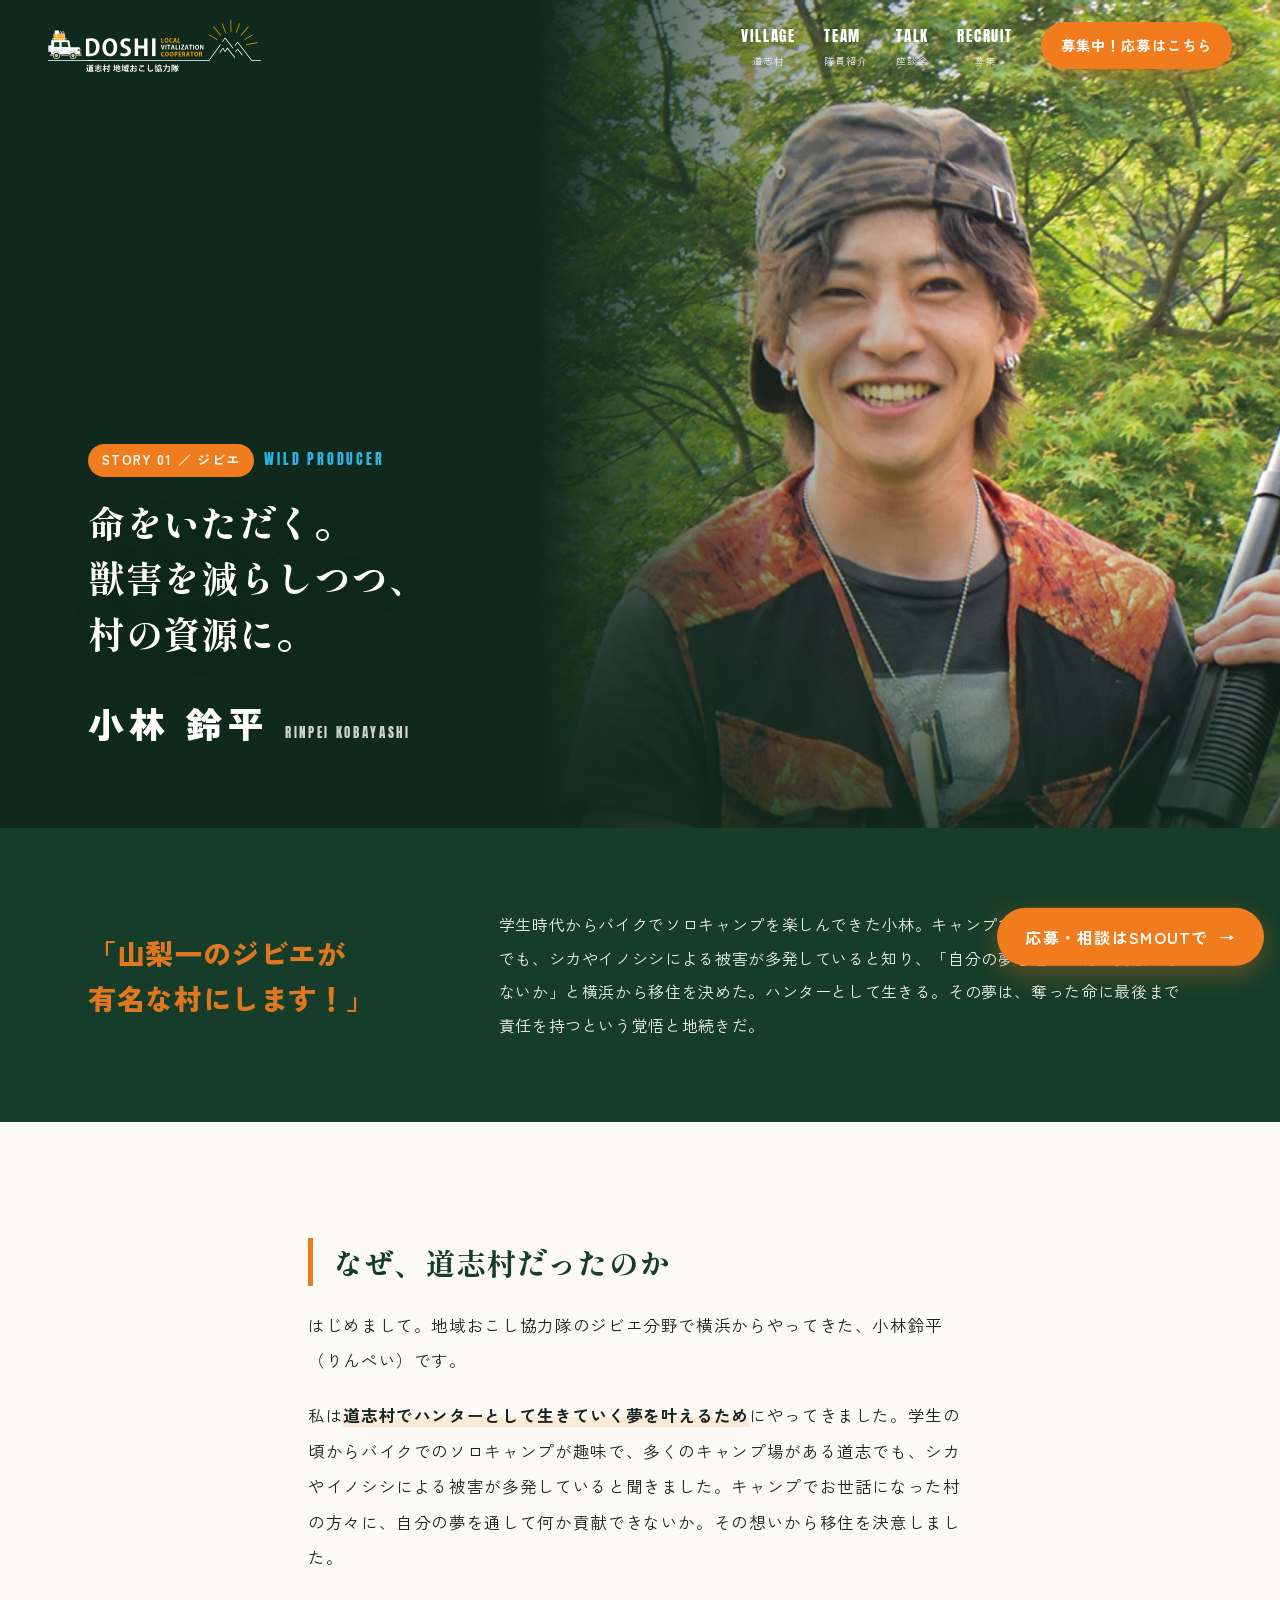
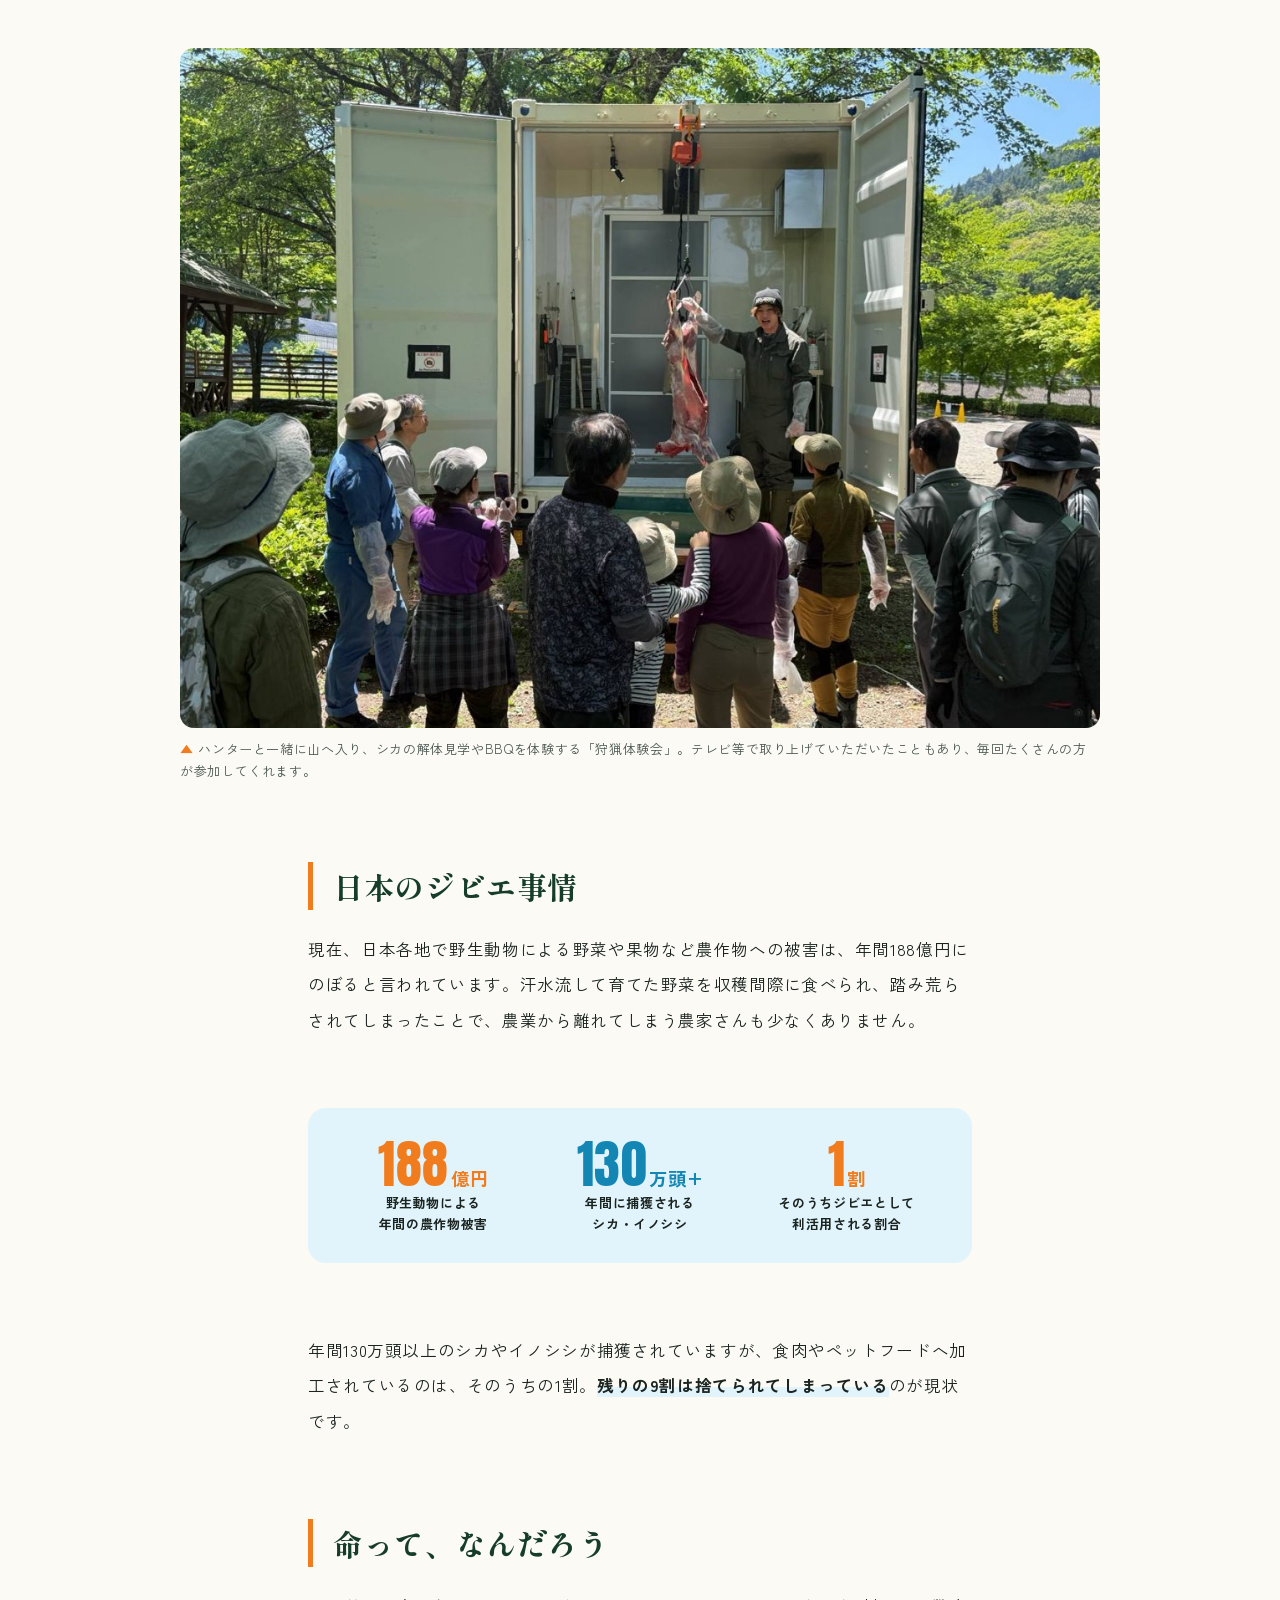
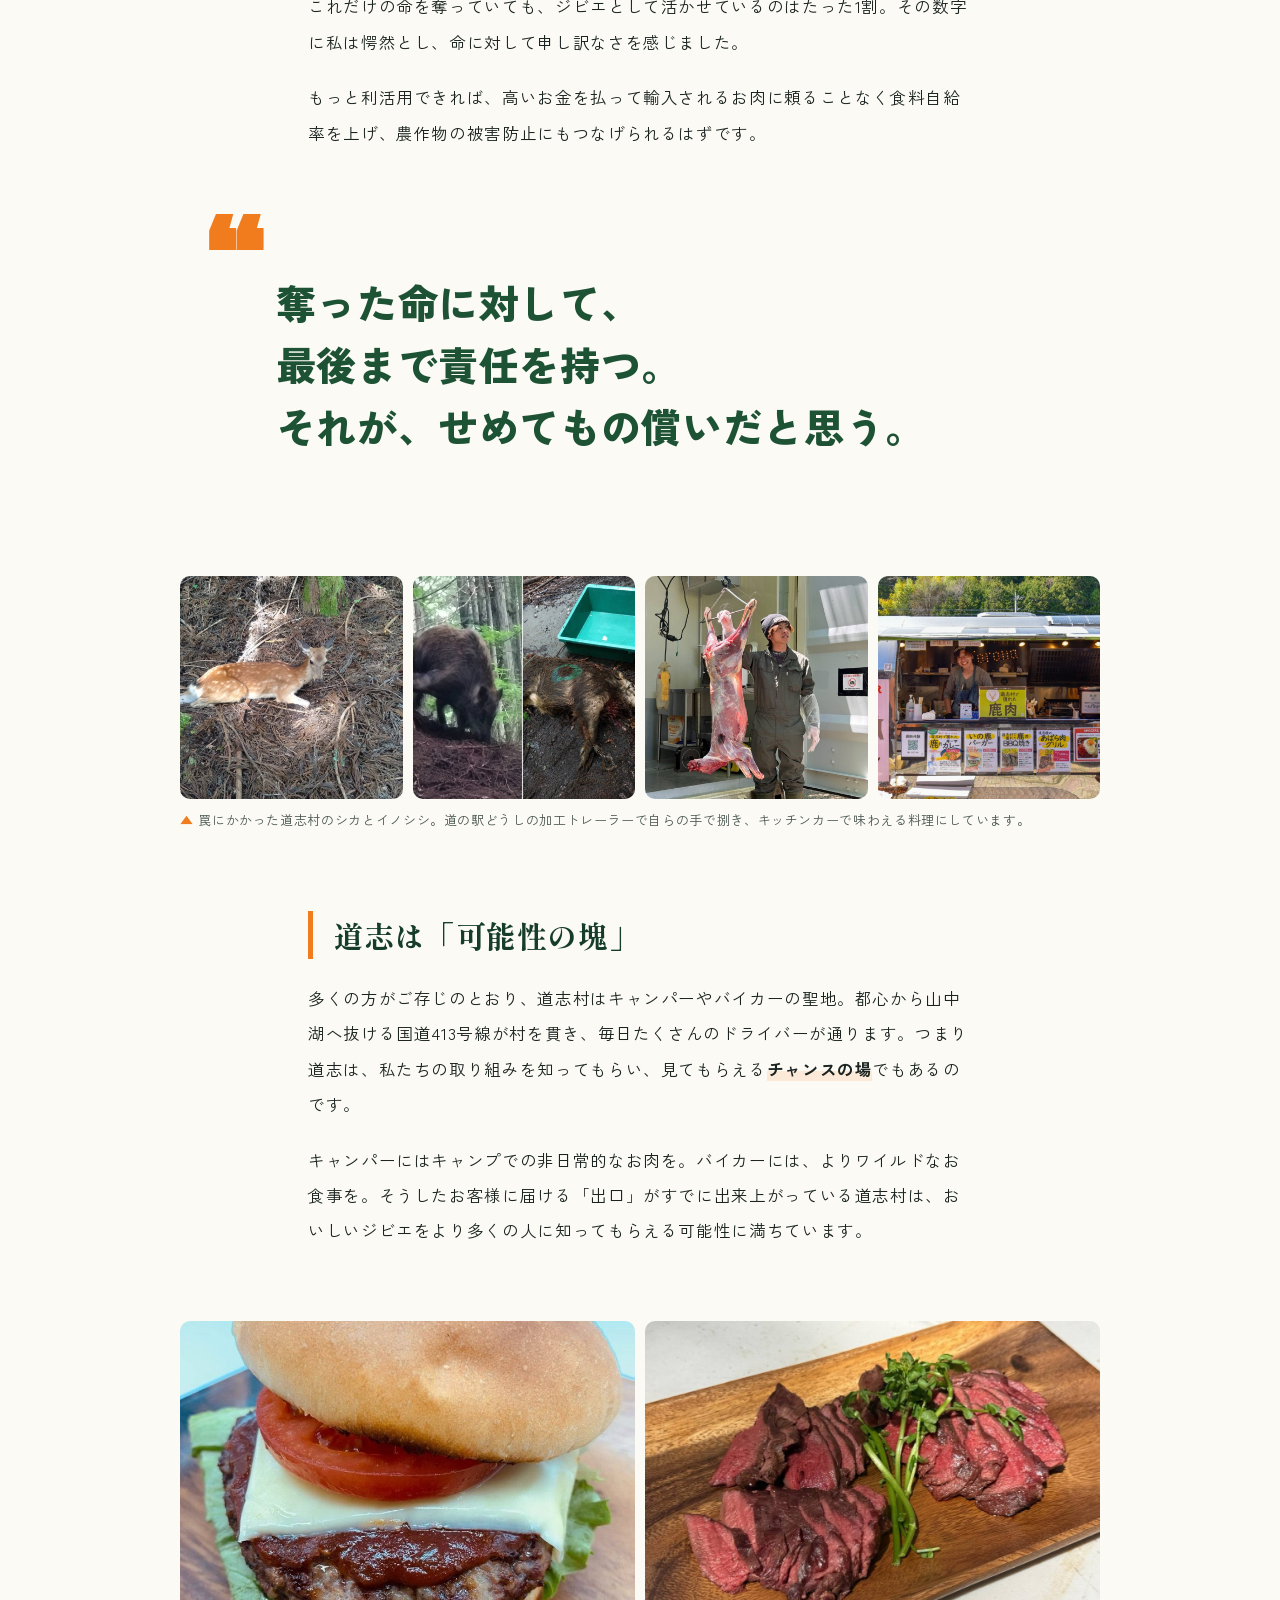
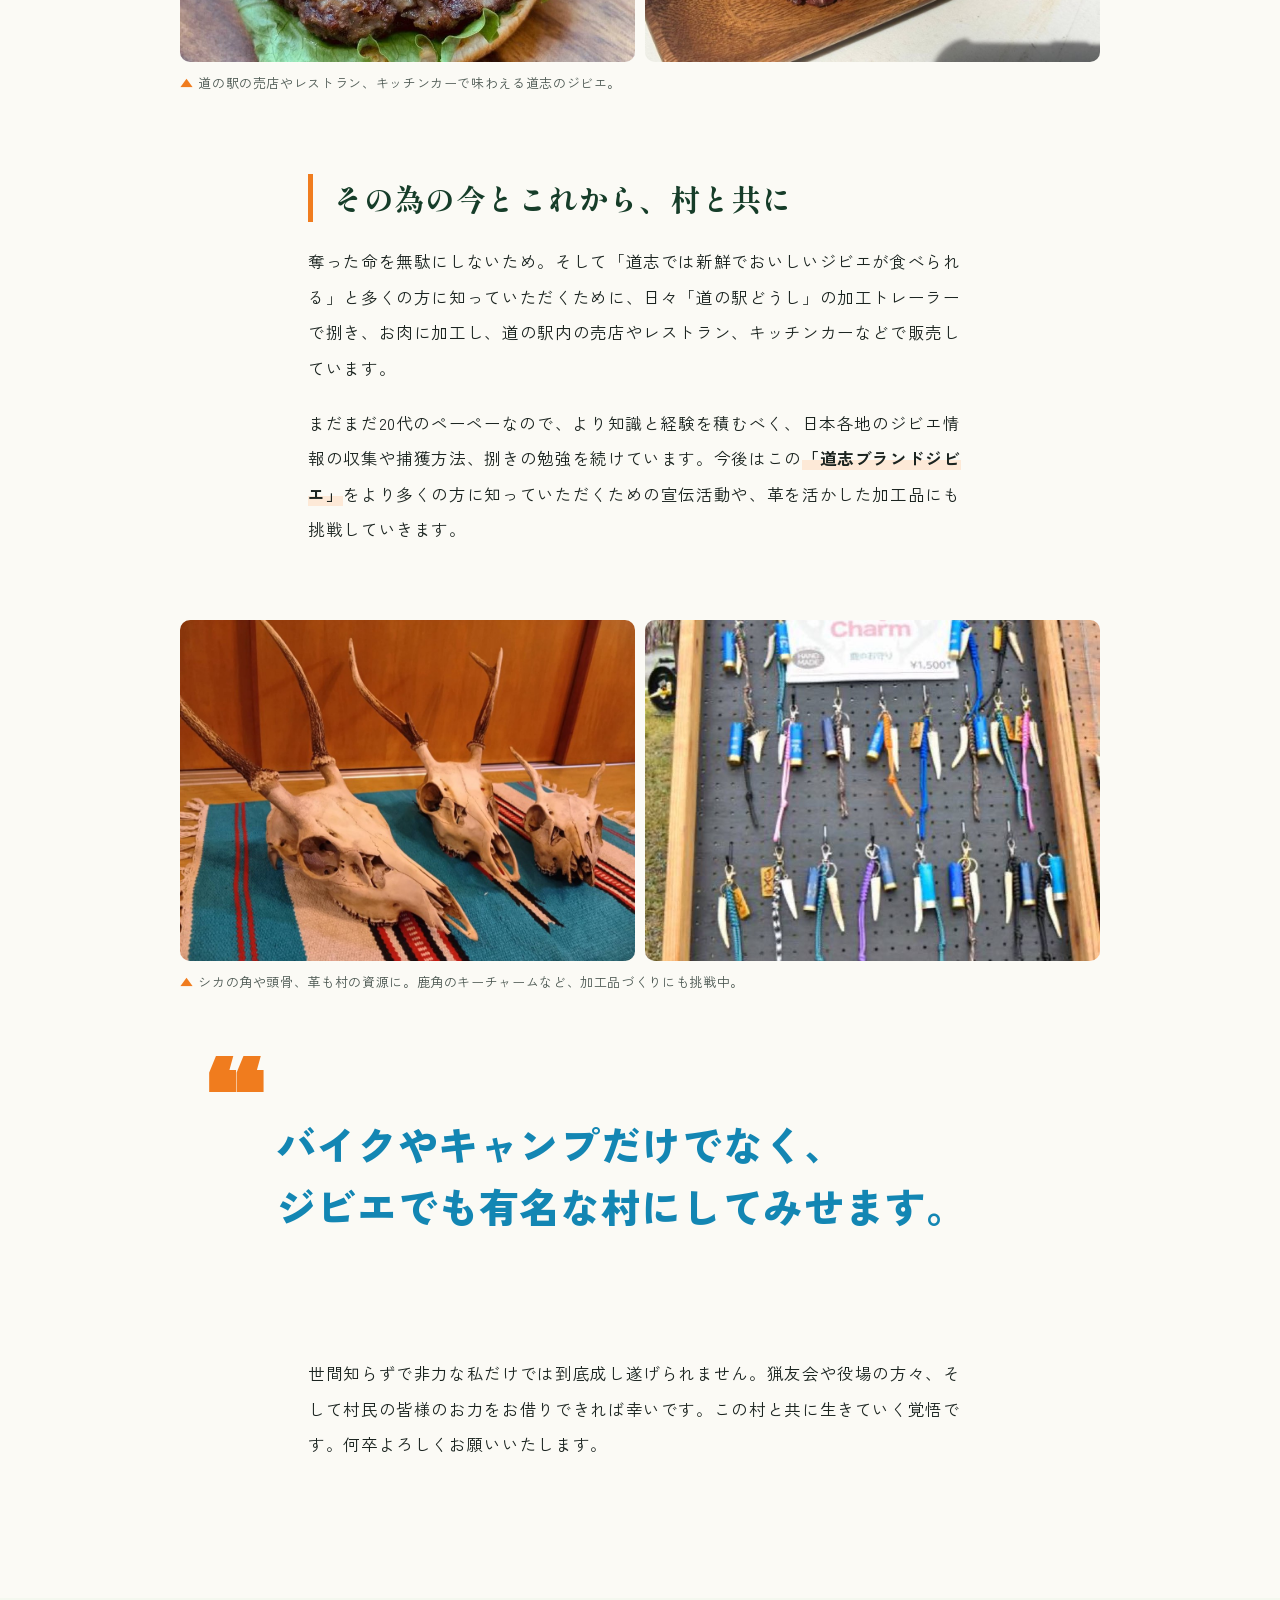
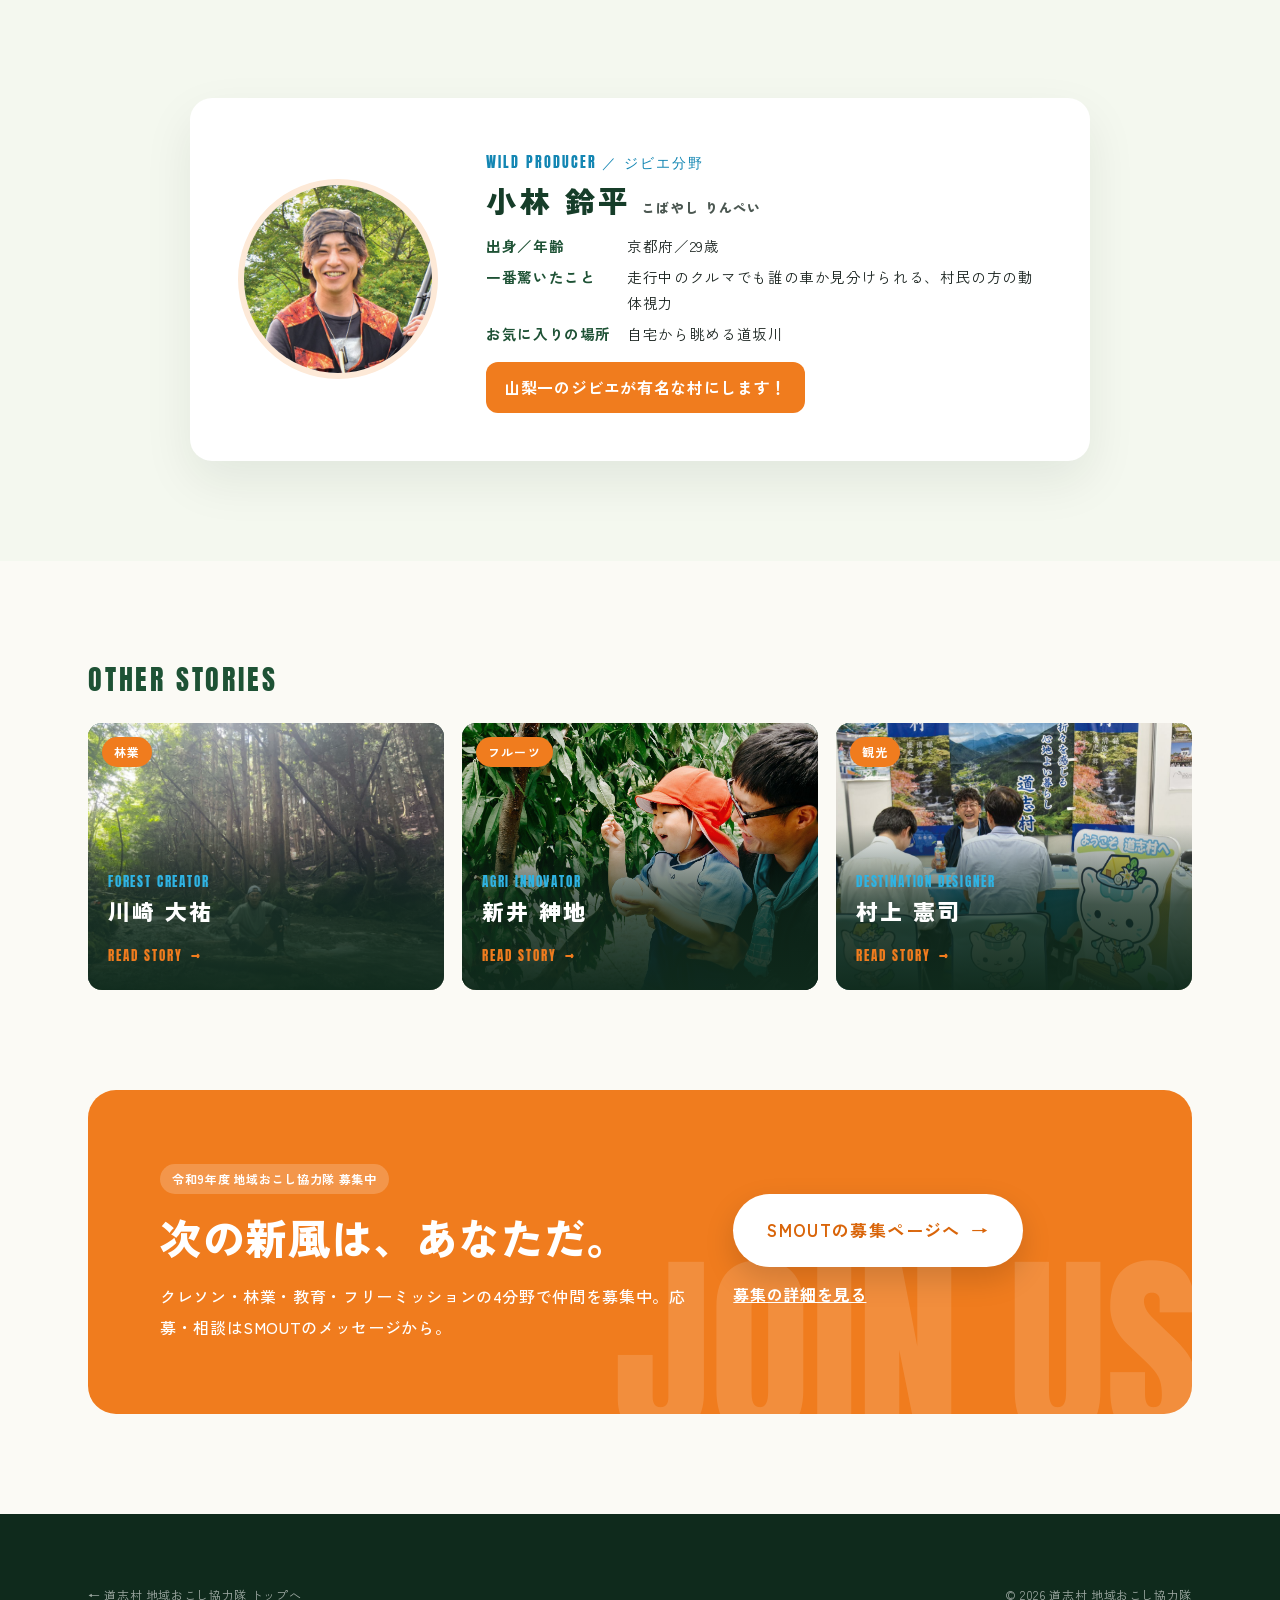
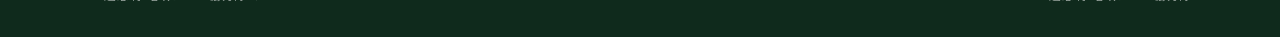
<file: stories/kobayashi.html>
<!doctype html>
<html lang="ja">
<head>
<meta charset="utf-8">
<meta name="viewport" content="width=device-width, initial-scale=1">
<title>命をいただく。獣害を減らしつつ村の資源に。｜小林鈴平｜道志村 地域おこし協力隊</title>
<meta name="description" content="ジビエ分野の地域おこし協力隊・小林鈴平。ハンターとして道志村で生きる夢を叶えるため、獣害を減らしつつ命を村の資源に変える挑戦。">
<meta property="og:image" content="../assets/img/kb-work.jpg">
<link rel="icon" href="../assets/img/favicon-32.png?v=2" sizes="32x32" type="image/png">
<link rel="icon" href="../assets/img/favicon-192.png?v=2" sizes="192x192" type="image/png">
<link rel="apple-touch-icon" href="../assets/img/apple-touch-icon.png?v=2">
<link rel="preconnect" href="https://fonts.googleapis.com">
<link rel="preconnect" href="https://fonts.gstatic.com" crossorigin>
<link href="https://fonts.googleapis.com/css2?family=Anton&family=Dela+Gothic+One&family=Shippori+Mincho+B1:wght@700;800&family=Zen+Kaku+Gothic+New:wght@400;500;700;900&display=swap" rel="stylesheet">
<link rel="stylesheet" href="../assets/css/style.css?v=34">
</head>
<body>

<header class="site-header">
  <a href="../index.html" class="logo" aria-label="道志村 地域おこし協力隊 トップへ">
    <img class="logo-img logo-white" src="../assets/img/logo-white.svg" alt="DOSHI 道志村 地域おこし協力隊"><img class="logo-img logo-color" src="../assets/img/logo.svg" alt="" aria-hidden="true">
  </a>
  <nav class="nav" aria-label="メインメニュー">
    <a class="nav-link" href="../index.html#village">VILLAGE<small>道志村</small></a>
    <a class="nav-link" href="../index.html#team">TEAM<small>隊員紹介</small></a>
    <a class="nav-link" href="../index.html#talk">TALK<small>座談会</small></a>
    <a class="nav-link" href="../index.html#recruit">RECRUIT<small>募集</small></a>
    <a class="btn btn-orange btn-sm" href="https://smout.jp/plans/29653" target="_blank" rel="noopener">募集中！応募はこちら</a>
  </nav>
  <button class="nav-toggle" aria-label="メニューを開く" aria-expanded="false"><span></span><span></span><span></span></button>
</header>

<main>
  <section class="a-hero is-portrait">
    <img src="../assets/img/p-kobayashi.jpg" alt="猟銃を手に草原に立つ小林鈴平" style="object-position:50% 25%">
    <div class="container">
      <div class="a-cat"><span>STORY 01 ／ ジビエ</span><em>WILD PRODUCER</em></div>
      <h1 class="a-title">命をいただく。<br>獣害を減らしつつ、<br>村の資源に。</h1>
      <div class="a-name"><b>小林 鈴平</b><small>RINPEI KOBAYASHI</small></div>
    </div>
  </section>

  <section class="a-lead">
    <div class="container">
      <p class="catch">「山梨一のジビエが<br>有名な村にします！」</p>
      <p>学生時代からバイクでソロキャンプを楽しんできた小林。キャンプでお世話になった道志村でも、シカやイノシシによる被害が多発していると知り、「自分の夢を通して村に貢献できないか」と横浜から移住を決めた。ハンターとして生きる。その夢は、奪った命に最後まで責任を持つという覚悟と地続きだ。</p>
    </div>
  </section>

  <article class="a-body">
    <div class="a-wrap">
      <h2>なぜ、道志村だったのか</h2>
      <p>はじめまして。地域おこし協力隊のジビエ分野で横浜からやってきた、小林鈴平（りんぺい）です。</p>
      <p>私は<strong>道志村でハンターとして生きていく夢を叶えるため</strong>にやってきました。学生の頃からバイクでのソロキャンプが趣味で、多くのキャンプ場がある道志でも、シカやイノシシによる被害が多発していると聞きました。キャンプでお世話になった村の方々に、自分の夢を通して何か貢献できないか。その想いから移住を決意しました。</p>

      <figure class="a-fig">
        <img loading="lazy" src="../assets/img/kb-tour.jpg" alt="道の駅どうしの加工トレーラー前で、多くの参加者が解体の様子を見学している">
        <figcaption>ハンターと一緒に山へ入り、シカの解体見学やBBQを体験する「狩猟体験会」。テレビ等で取り上げていただいたこともあり、毎回たくさんの方が参加してくれます。</figcaption>
      </figure>

      <h2>日本のジビエ事情</h2>
      <p>現在、日本各地で野生動物による野菜や果物など農作物への被害は、年間188億円にのぼると言われています。汗水流して育てた野菜を収穫間際に食べられ、踏み荒らされてしまったことで、農業から離れてしまう農家さんも少なくありません。</p>

      <div class="fact">
        <div class="alert"><b>188<small>億円</small></b><span>野生動物による<br>年間の農作物被害</span></div>
        <div><b>130<small>万頭+</small></b><span>年間に捕獲される<br>シカ・イノシシ</span></div>
        <div class="alert"><b>1<small>割</small></b><span>そのうちジビエとして<br>利活用される割合</span></div>
      </div>

      <p>年間130万頭以上のシカやイノシシが捕獲されていますが、食肉やペットフードへ加工されているのは、そのうちの1割。<span class="blue-mark">残りの9割は捨てられてしまっている</span>のが現状です。</p>

      <h2>命って、なんだろう</h2>
      <p>これだけの命を奪っていても、ジビエとして活かせているのはたった1割。その数字に私は愕然とし、命に対して申し訳なさを感じました。</p>
      <p>もっと利活用できれば、高いお金を払って輸入されるお肉に頼ることなく食料自給率を上げ、農作物の被害防止にもつなげられるはずです。</p>

      <p class="pull">奪った命に対して、<br>最後まで責任を持つ。<br>それが、せめてもの償いだと思う。</p>

      <div class="a-grid">
        <div class="g g4">
          <img loading="lazy" src="../assets/img/kb-deer.jpg" alt="罠にかかった道志村の子ジカ">
          <img loading="lazy" src="../assets/img/kb-boar.jpg" alt="罠にかかったイノシシ">
          <img loading="lazy" src="../assets/img/kb-work.jpg" alt="加工トレーラーでシカを吊るし解体作業をする小林">
          <img loading="lazy" src="../assets/img/kb-truck.jpg" alt="ジビエメニューが並ぶキッチンカーの窓口で笑顔を見せる小林" style="object-position:38% 50%">
        </div>
        <figcaption>罠にかかった道志村のシカとイノシシ。道の駅どうしの加工トレーラーで自らの手で捌き、キッチンカーで味わえる料理にしています。</figcaption>
      </div>

      <h2>道志は「可能性の塊」</h2>
      <p>多くの方がご存じのとおり、道志村はキャンパーやバイカーの聖地。都心から山中湖へ抜ける国道413号線が村を貫き、毎日たくさんのドライバーが通ります。つまり道志は、私たちの取り組みを知ってもらい、見てもらえる<strong>チャンスの場</strong>でもあるのです。</p>
      <p>キャンパーにはキャンプでの非日常的なお肉を。バイカーには、よりワイルドなお食事を。そうしたお客様に届ける「出口」がすでに出来上がっている道志村は、おいしいジビエをより多くの人に知ってもらえる可能性に満ちています。</p>

      <div class="a-grid">
        <div class="g g2">
          <img loading="lazy" src="../assets/img/kb-burger.jpg" alt="鹿肉パティのハンバーガー">
          <img loading="lazy" src="../assets/img/kb-venison.jpg" alt="鹿肉のロースト">
        </div>
        <figcaption>道の駅の売店やレストラン、キッチンカーで味わえる道志のジビエ。</figcaption>
      </div>

      <h2>その為の今とこれから、村と共に</h2>
      <p>奪った命を無駄にしないため。そして「道志では新鮮でおいしいジビエが食べられる」と多くの方に知っていただくために、日々「道の駅どうし」の加工トレーラーで捌き、お肉に加工し、道の駅内の売店やレストラン、キッチンカーなどで販売しています。</p>
      <p>まだまだ20代のペーペーなので、より知識と経験を積むべく、日本各地のジビエ情報の収集や捕獲方法、捌きの勉強を続けています。今後はこの<strong>「道志ブランドジビエ」</strong>をより多くの方に知っていただくための宣伝活動や、革を活かした加工品にも挑戦していきます。</p>

      <div class="a-grid">
        <div class="g g2">
          <img loading="lazy" src="../assets/img/kb-skull.jpg" alt="シカの頭骨と角の展示">
          <img loading="lazy" src="../assets/img/kb-charm.jpg" alt="鹿角を使ったキーチャームの販売ディスプレイ">
        </div>
        <figcaption>シカの角や頭骨、革も村の資源に。鹿角のキーチャームなど、加工品づくりにも挑戦中。</figcaption>
      </div>

      <p class="pull blue">バイクやキャンプだけでなく、<br>ジビエでも有名な村にしてみせます。</p>
      <p>世間知らずで非力な私だけでは到底成し遂げられません。猟友会や役場の方々、そして村民の皆様のお力をお借りできれば幸いです。この村と共に生きていく覚悟です。何卒よろしくお願いいたします。</p>
    </div>
  </article>

  <section class="a-profile">
    <div class="container">
      <div class="a-profile-card reveal">
        <img loading="lazy" src="../assets/img/p-kobayashi.jpg" alt="小林鈴平">
        <div>
          <span class="role">WILD PRODUCER ／ ジビエ分野</span>
          <h3>小林 鈴平<small>こばやし りんぺい</small></h3>
          <dl>
            <dt>出身／年齢</dt><dd>京都府／29歳</dd>
            <dt>一番驚いたこと</dt><dd>走行中のクルマでも誰の車か見分けられる、村民の方の動体視力</dd>
            <dt>お気に入りの場所</dt><dd>自宅から眺める道坂川</dd>
          </dl>
          <span class="msg">山梨一のジビエが有名な村にします！</span>
        </div>
      </div>
    </div>
  </section>

  <section class="a-next">
    <div class="container">
      <h2>OTHER STORIES</h2>
      <div class="a-next-grid">
        <a class="member" href="kawasaki.html"><div class="member-photo"><img loading="lazy" src="../assets/img/kw-river.jpg" alt=""></div><span class="member-field">林業</span><div class="member-info"><div class="member-role">FOREST CREATOR</div><h3 class="member-name" style="font-size:22px">川崎 大祐</h3><span class="member-more">READ STORY</span></div></a>
        <a class="member" href="arai.html"><div class="member-photo"><img loading="lazy" src="../assets/img/ar-kid.jpg" alt=""></div><span class="member-field">フルーツ</span><div class="member-info"><div class="member-role">AGRI INNOVATOR</div><h3 class="member-name" style="font-size:22px">新井 紳地</h3><span class="member-more">READ STORY</span></div></a>
        <a class="member" href="murakami.html"><div class="member-photo"><img loading="lazy" src="../assets/img/mk-booth.jpg" alt=""></div><span class="member-field">観光</span><div class="member-info"><div class="member-role">DESTINATION DESIGNER</div><h3 class="member-name" style="font-size:22px">村上 憲司</h3><span class="member-more">READ STORY</span></div></a>
      </div>

      <div class="cta">
        <div>
          <span class="smout-chip">令和9年度 地域おこし協力隊 募集中</span>
          <h2 style="margin-top:14px">次の新風は、あなただ。</h2>
          <p>クレソン・林業・教育・フリーミッションの4分野で仲間を募集中。応募・相談はSMOUTのメッセージから。</p>
        </div>
        <div class="cta-actions">
          <a class="btn btn-white" href="https://smout.jp/plans/29653" target="_blank" rel="noopener">SMOUTの募集ページへ <span class="arrow">→</span></a>
          <a href="../index.html#recruit" style="font-weight:700;text-decoration:underline">募集の詳細を見る</a>
        </div>
      </div>
    </div>
  </section>
</main>

<footer class="site-footer">
  <div class="container">
    <div class="copy" style="margin-top:0;border-top:0;padding-top:0"><a href="../index.html">← 道志村 地域おこし協力隊 トップへ</a><span>&copy; 2026 道志村 地域おこし協力隊</span></div>
  </div>
</footer>

<a class="btn btn-orange float-cta" href="https://smout.jp/plans/29653" target="_blank" rel="noopener">応募・相談はSMOUTで <span class="arrow">→</span></a>
<script src="../assets/js/main.js?v=4"></script>
</body>
</html>
</file>
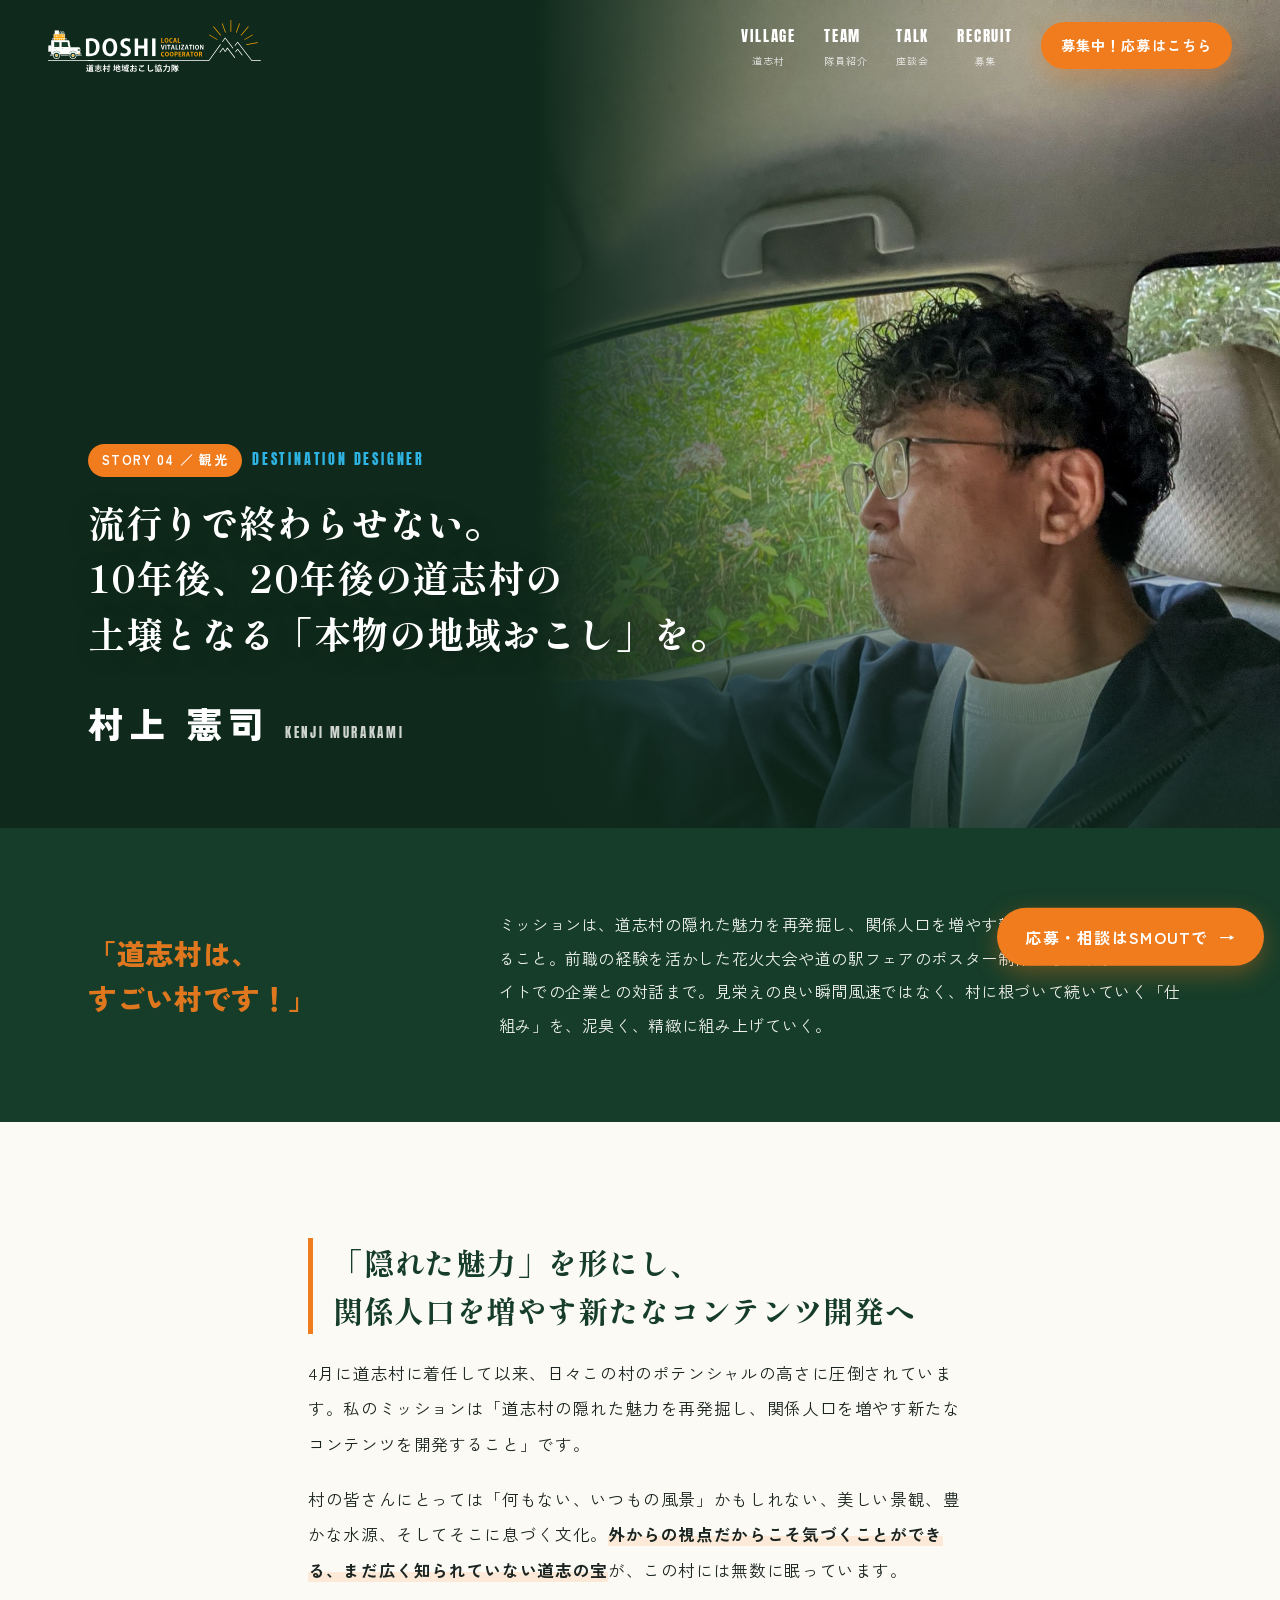
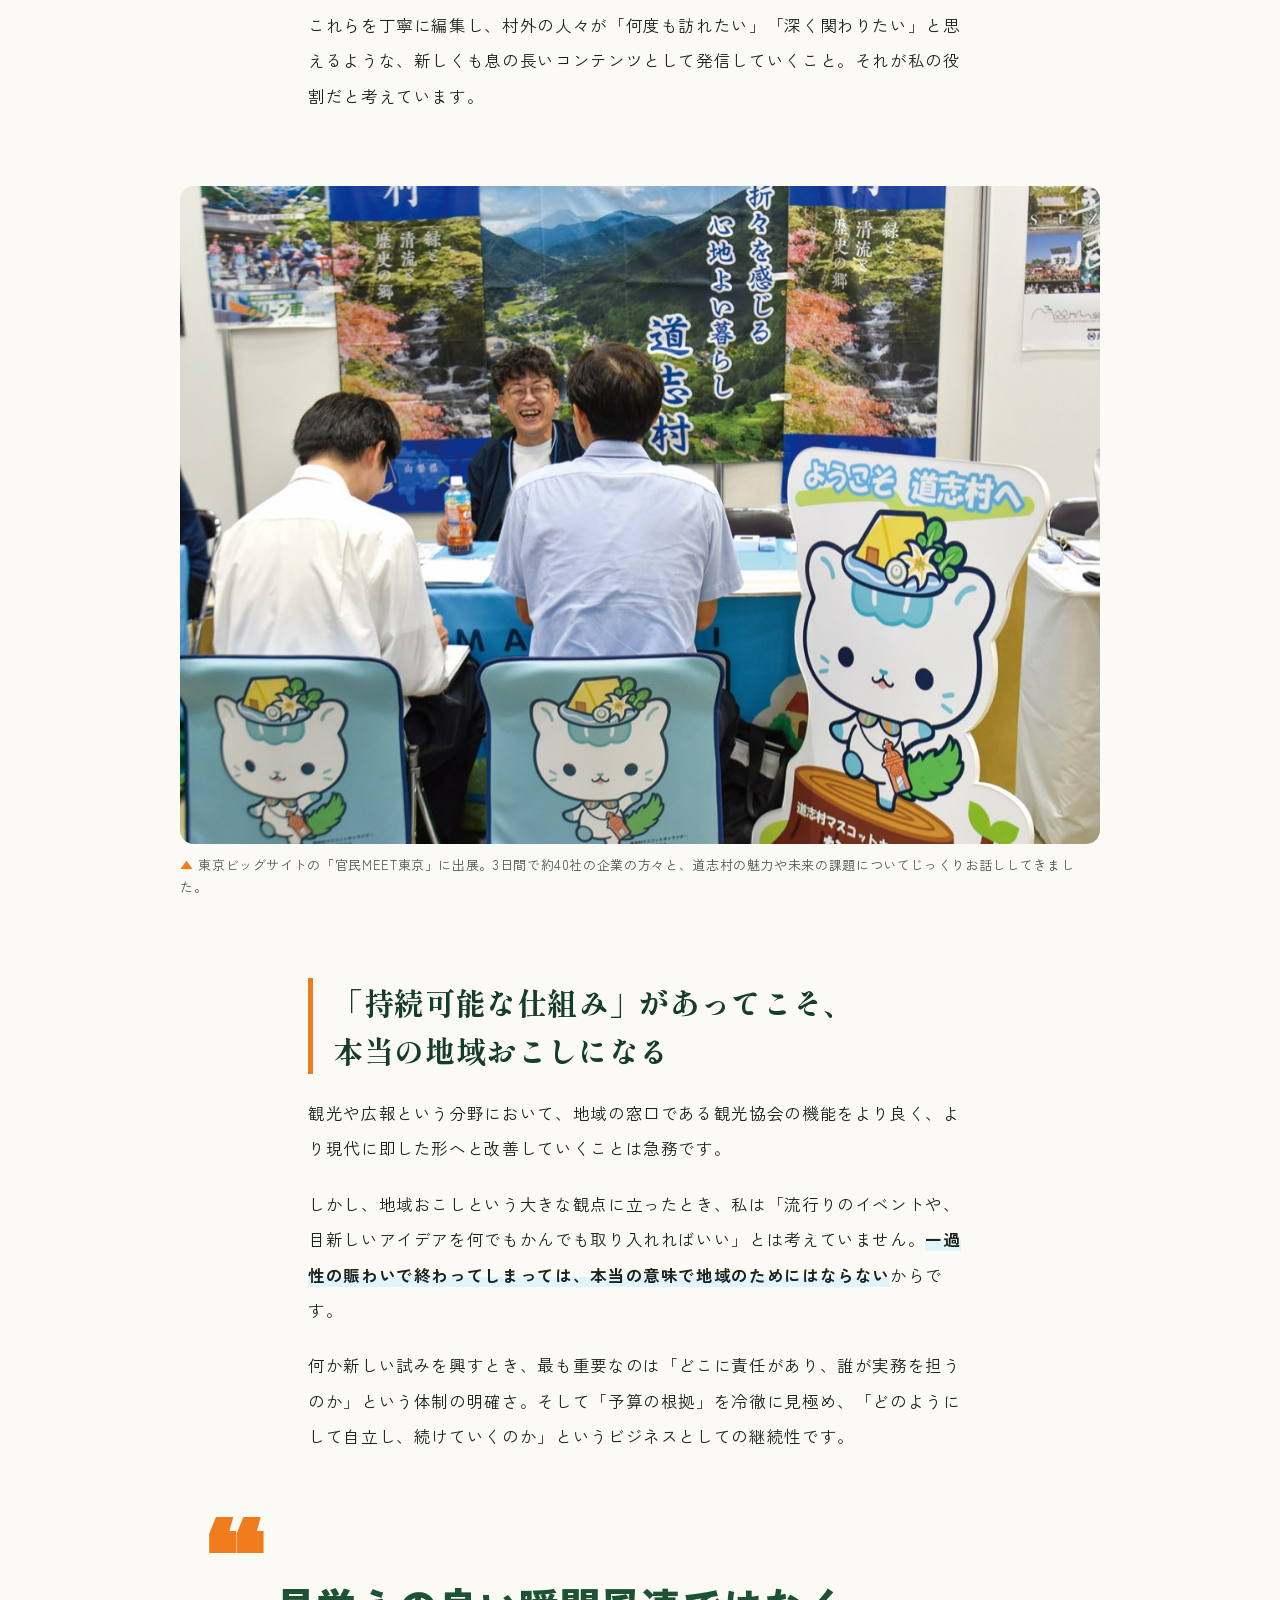
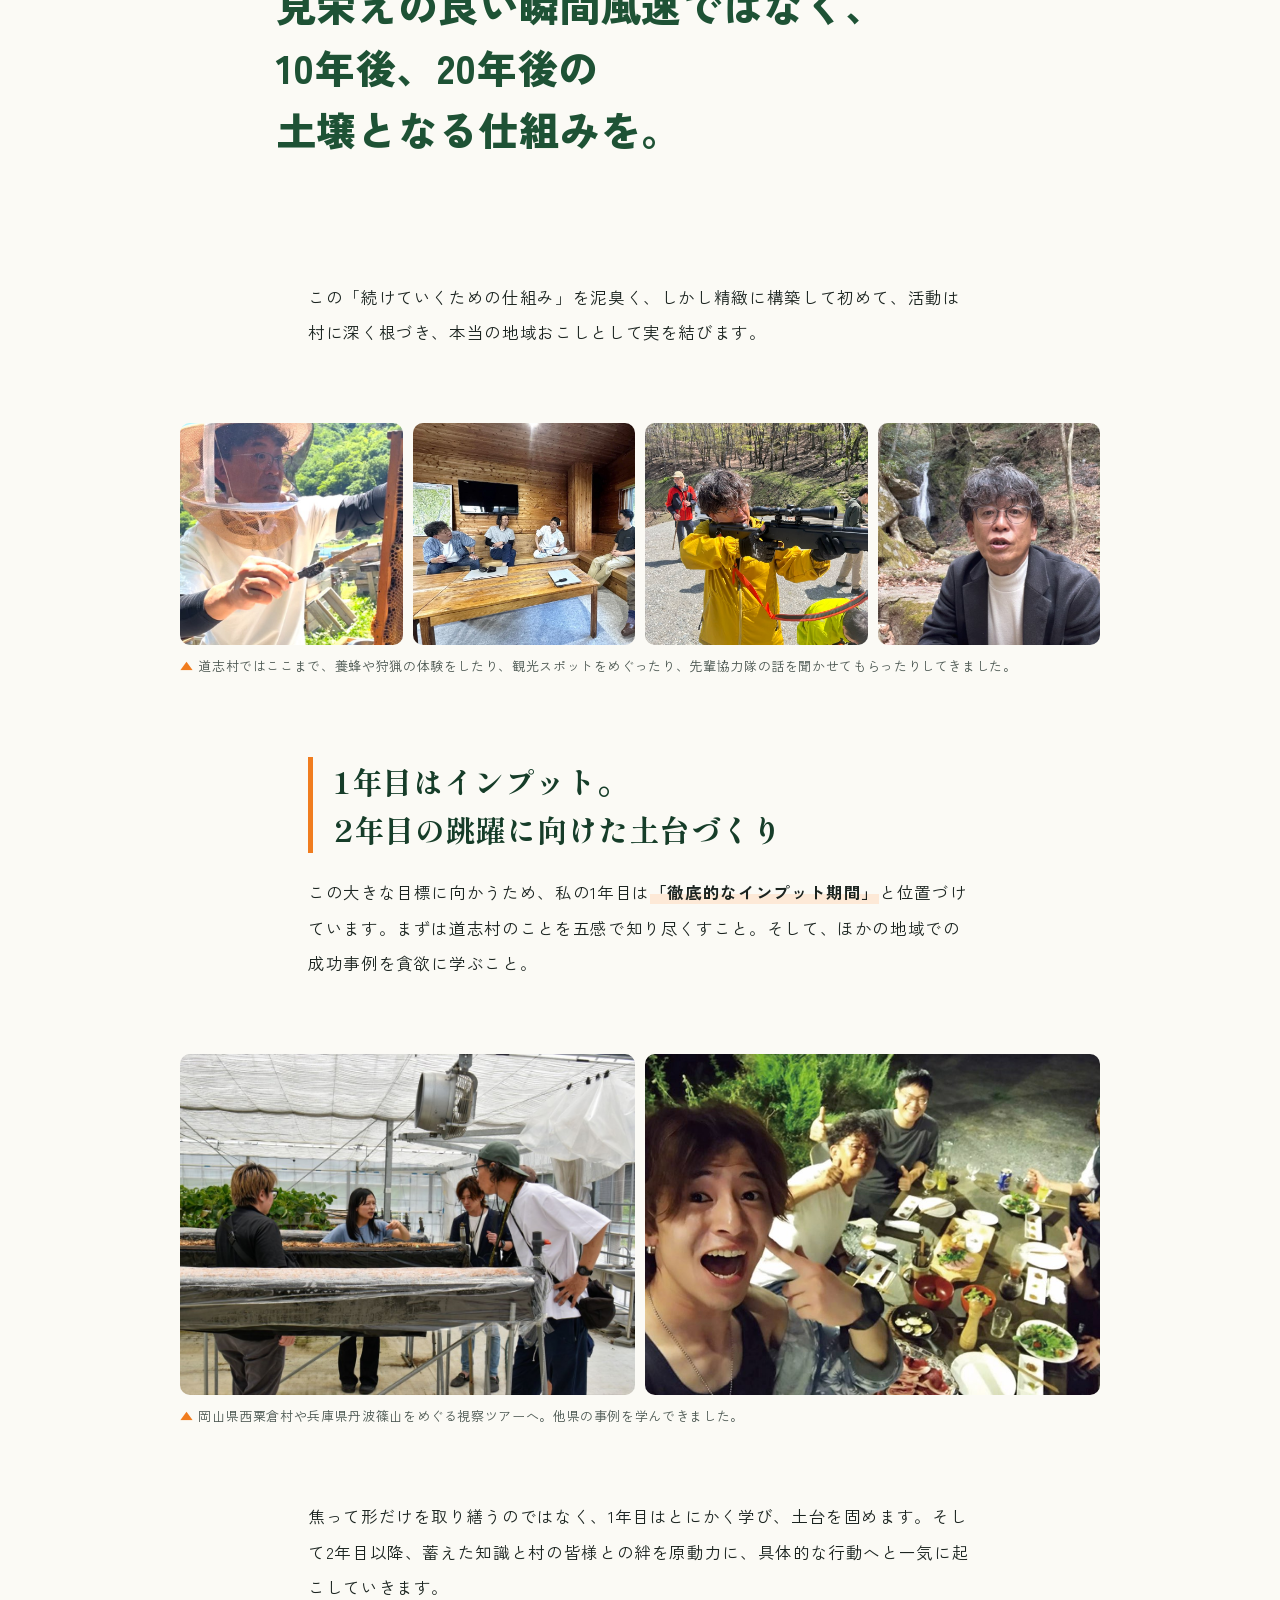
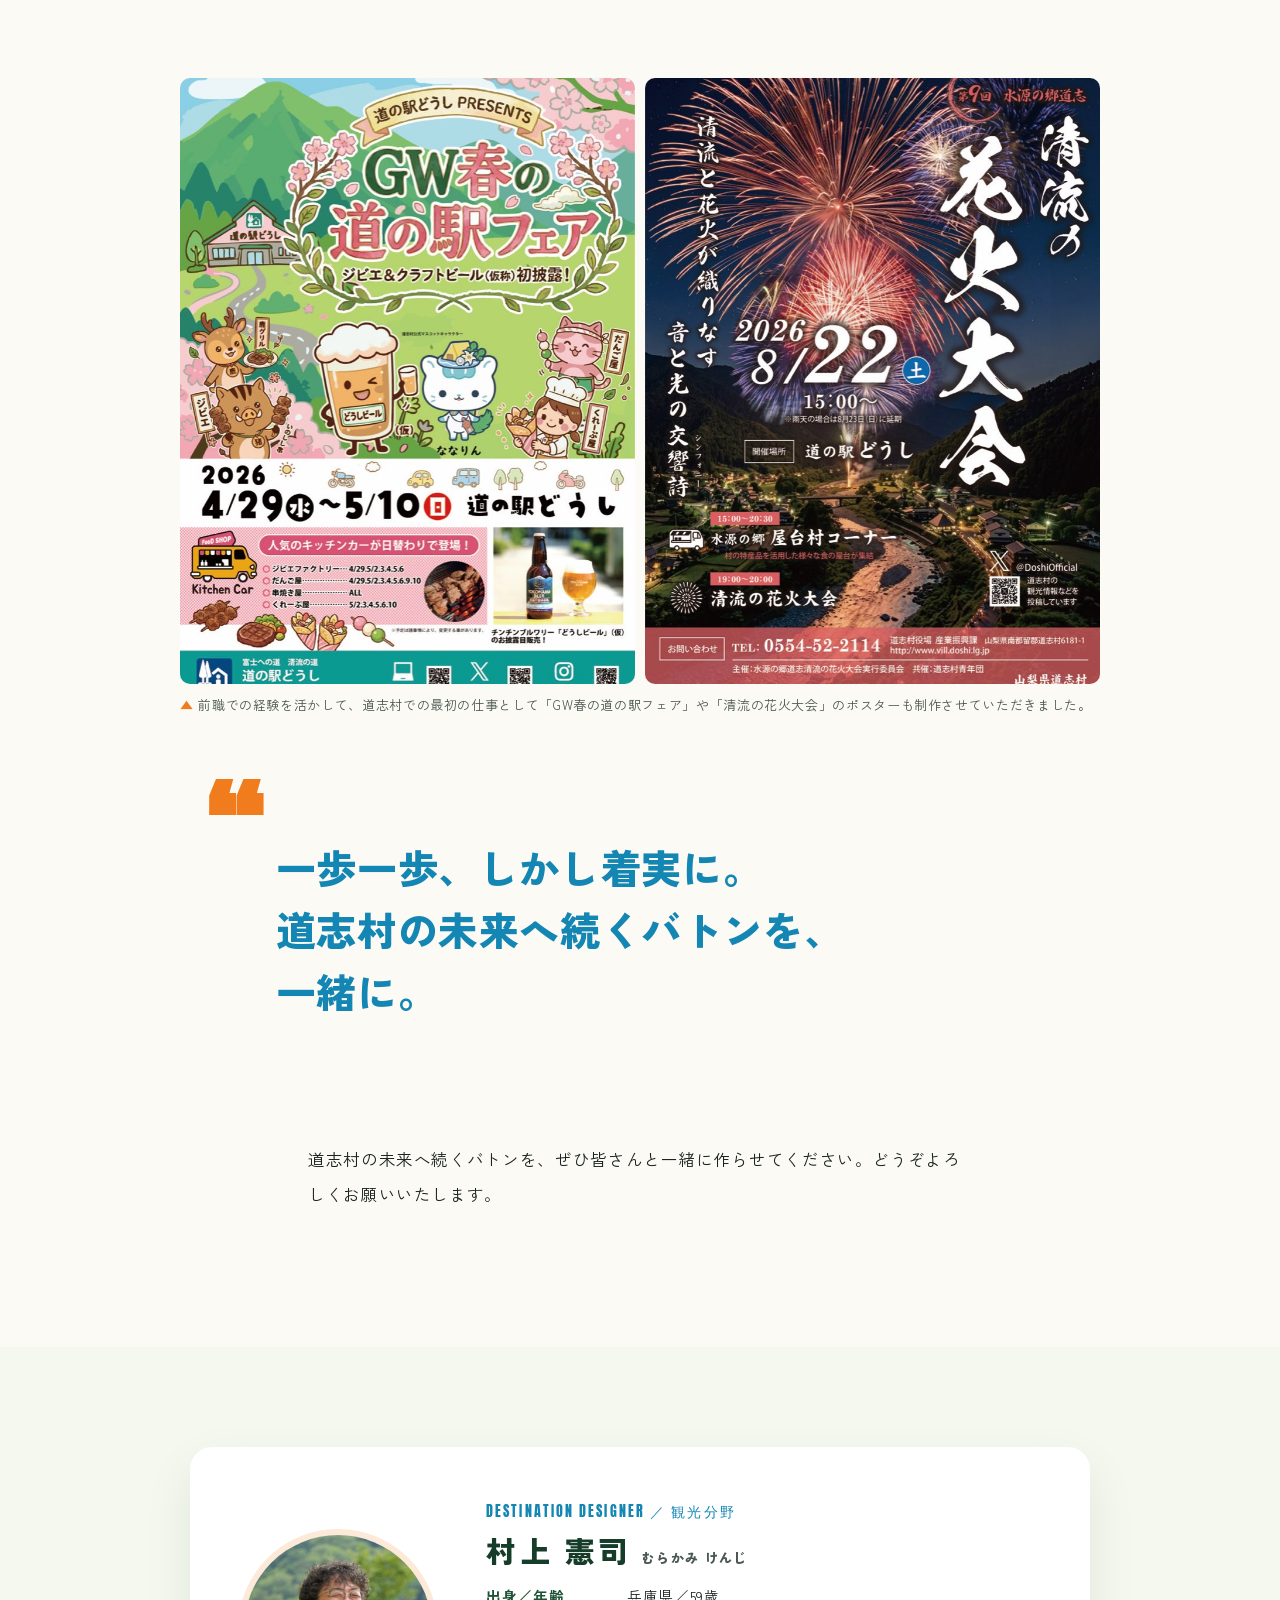
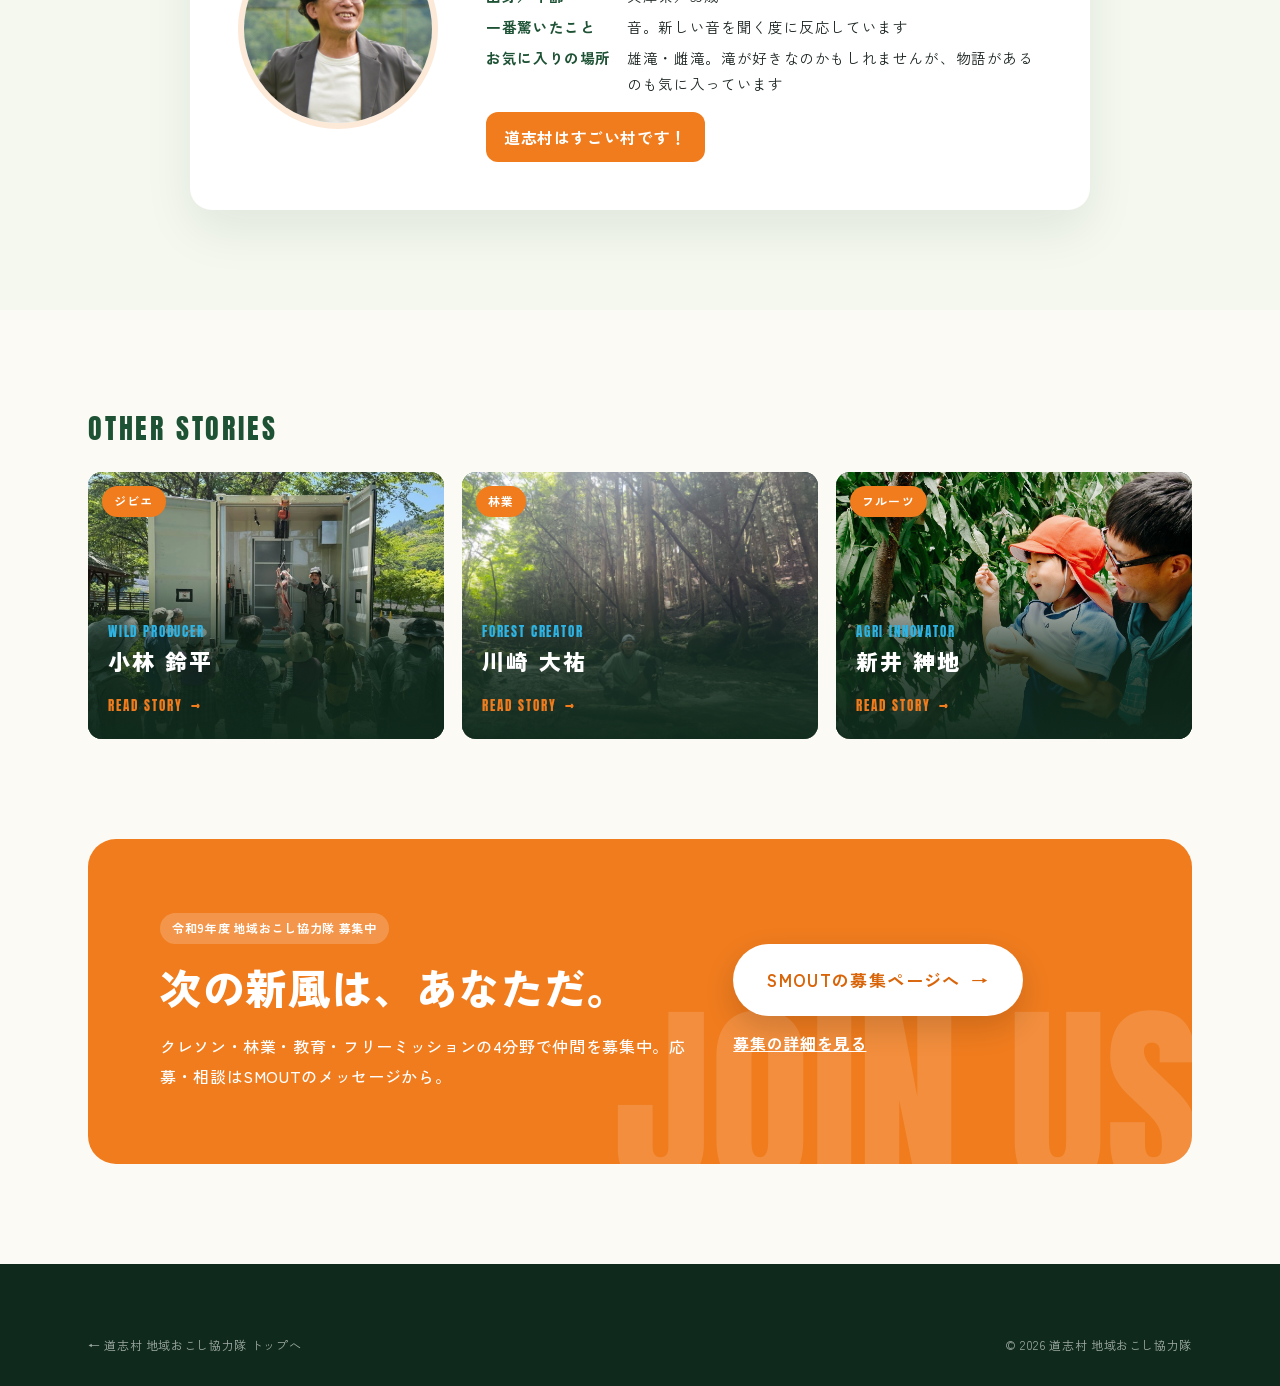
<file: stories/murakami.html>
<!doctype html>
<html lang="ja">
<head>
<meta charset="utf-8">
<meta name="viewport" content="width=device-width, initial-scale=1">
<title>流行りで終わらせない「本物の地域おこし」を。｜村上憲司｜道志村 地域おこし協力隊</title>
<meta name="description" content="観光分野の地域おこし協力隊・村上憲司。道志村の隠れた魅力を再発掘し、10年後の土壌となる持続可能な仕組みをつくる。">
<meta property="og:image" content="../assets/img/mk-booth.jpg">
<link rel="icon" href="../assets/img/favicon-32.png?v=2" sizes="32x32" type="image/png">
<link rel="icon" href="../assets/img/favicon-192.png?v=2" sizes="192x192" type="image/png">
<link rel="apple-touch-icon" href="../assets/img/apple-touch-icon.png?v=2">
<link rel="preconnect" href="https://fonts.googleapis.com">
<link rel="preconnect" href="https://fonts.gstatic.com" crossorigin>
<link href="https://fonts.googleapis.com/css2?family=Anton&family=Dela+Gothic+One&family=Shippori+Mincho+B1:wght@700;800&family=Zen+Kaku+Gothic+New:wght@400;500;700;900&display=swap" rel="stylesheet">
<link rel="stylesheet" href="../assets/css/style.css?v=34">
</head>
<body>

<header class="site-header">
  <a href="../index.html" class="logo" aria-label="道志村 地域おこし協力隊 トップへ">
    <img class="logo-img logo-white" src="../assets/img/logo-white.svg" alt="DOSHI 道志村 地域おこし協力隊"><img class="logo-img logo-color" src="../assets/img/logo.svg" alt="" aria-hidden="true">
  </a>
  <nav class="nav" aria-label="メインメニュー">
    <a class="nav-link" href="../index.html#village">VILLAGE<small>道志村</small></a>
    <a class="nav-link" href="../index.html#team">TEAM<small>隊員紹介</small></a>
    <a class="nav-link" href="../index.html#talk">TALK<small>座談会</small></a>
    <a class="nav-link" href="../index.html#recruit">RECRUIT<small>募集</small></a>
    <a class="btn btn-orange btn-sm" href="https://smout.jp/plans/29653" target="_blank" rel="noopener">募集中！応募はこちら</a>
  </nav>
  <button class="nav-toggle" aria-label="メニューを開く" aria-expanded="false"><span></span><span></span><span></span></button>
</header>

<main>
  <section class="a-hero is-portrait">
    <img src="../assets/img/mk-drive.jpg" alt="車を運転しながら窓の外の道志の緑を見つめる村上憲司" style="object-position:92% 50%">
    <div class="container">
      <div class="a-cat"><span>STORY 04 ／ 観光</span><em>DESTINATION DESIGNER</em></div>
      <h1 class="a-title fit"><span class="ph">流行りで終わらせない。</span><br><span class="ph">10年後、20年後の</span><span class="ph">道志村の<br class="pc">土壌となる</span><span class="ph">「本物の地域おこし」を。</span></h1>
      <div class="a-name"><b>村上 憲司</b><small>KENJI MURAKAMI</small></div>
    </div>
  </section>

  <section class="a-lead">
    <div class="container">
      <p class="catch">「道志村は、<br>すごい村です！」</p>
      <p>ミッションは、道志村の隠れた魅力を再発掘し、関係人口を増やす新たなコンテンツをつくること。前職の経験を活かした花火大会や道の駅フェアのポスター制作から、東京ビッグサイトでの企業との対話まで。見栄えの良い瞬間風速ではなく、村に根づいて続いていく「仕組み」を、泥臭く、精緻に組み上げていく。</p>
    </div>
  </section>

  <article class="a-body">
    <div class="a-wrap">
      <h2>「隠れた魅力」を形にし、<br>関係人口を増やす新たなコンテンツ開発へ</h2>
      <p>4月に道志村に着任して以来、日々この村のポテンシャルの高さに圧倒されています。私のミッションは「道志村の隠れた魅力を再発掘し、関係人口を増やす新たなコンテンツを開発すること」です。</p>
      <p>村の皆さんにとっては「何もない、いつもの風景」かもしれない、美しい景観、豊かな水源、そしてそこに息づく文化。<strong>外からの視点だからこそ気づくことができる、まだ広く知られていない道志の宝</strong>が、この村には無数に眠っています。</p>
      <p>これらを丁寧に編集し、村外の人々が「何度も訪れたい」「深く関わりたい」と思えるような、新しくも息の長いコンテンツとして発信していくこと。それが私の役割だと考えています。</p>

      <figure class="a-fig">
        <img loading="lazy" src="../assets/img/mk-booth.jpg" alt="官民MEET東京の道志村ブース">
        <figcaption>東京ビッグサイトの「官民MEET東京」に出展。3日間で約40社の企業の方々と、道志村の魅力や未来の課題についてじっくりお話ししてきました。</figcaption>
      </figure>

      <h2 class="fit"><span class="ph">「持続可能な仕組み」があって</span><span class="ph">こそ、<br class="pc">本当の地域おこしになる</span></h2>
      <p>観光や広報という分野において、地域の窓口である観光協会の機能をより良く、より現代に即した形へと改善していくことは急務です。</p>
      <p>しかし、地域おこしという大きな観点に立ったとき、私は「流行りのイベントや、目新しいアイデアを何でもかんでも取り入れればいい」とは考えていません。<span class="blue-mark">一過性の賑わいで終わってしまっては、本当の意味で地域のためにはならない</span>からです。</p>
      <p>何か新しい試みを興すとき、最も重要なのは「どこに責任があり、誰が実務を担うのか」という体制の明確さ。そして「予算の根拠」を冷徹に見極め、「どのようにして自立し、続けていくのか」というビジネスとしての継続性です。</p>

      <p class="pull">見栄えの良い瞬間風速ではなく、<br>10年後、20年後の<br>土壌となる仕組みを。</p>

      <p>この「続けていくための仕組み」を泥臭く、しかし精緻に構築して初めて、活動は村に深く根づき、本当の地域おこしとして実を結びます。</p>

      <div class="a-grid">
        <div class="g g4">
          <img loading="lazy" src="../assets/img/mk-honey.jpg" alt="養蜂体験で蜂の巣枠を手に作業する村上" style="object-position:50% 25%">
          <img loading="lazy" src="../assets/img/mk-tour.jpg" alt="木の内装の部屋で先輩協力隊の話を聞く村上たち" style="object-position:0% 50%">
          <img loading="lazy" src="../assets/img/mk-shoot.jpg" alt="狩猟体験でライフルを構える村上">
          <img loading="lazy" src="../assets/img/mk-face.jpg" alt="滝の前でカメラに向かう村上">
        </div>
        <figcaption>道志村ではここまで、養蜂や狩猟の体験をしたり、観光スポットをめぐったり、先輩協力隊の話を聞かせてもらったりしてきました。</figcaption>
      </div>

      <h2>1年目はインプット。<br>2年目の跳躍に向けた土台づくり</h2>
      <p>この大きな目標に向かうため、私の1年目は<strong>「徹底的なインプット期間」</strong>と位置づけています。まずは道志村のことを五感で知り尽くすこと。そして、ほかの地域での成功事例を貪欲に学ぶこと。</p>

      <div class="a-grid">
        <div class="g g2">
          <img loading="lazy" src="../assets/img/mk-greenhouse.jpg" alt="視察先のビニールハウスで栽培の説明を聞く隊員たち">
          <img loading="lazy" src="../assets/img/mk-party.jpg" alt="視察先での食事会">
        </div>
        <figcaption>岡山県西粟倉村や兵庫県丹波篠山をめぐる視察ツアーへ。他県の事例を学んできました。</figcaption>
      </div>

      <p>焦って形だけを取り繕うのではなく、1年目はとにかく学び、土台を固めます。そして2年目以降、蓄えた知識と村の皆様との絆を原動力に、具体的な行動へと一気に起こしていきます。</p>

      <div class="a-grid">
        <div class="g g2">
          <img loading="lazy" src="../assets/img/mk-flyer.jpg" alt="GW春の道の駅フェアのチラシ" style="aspect-ratio:3/4">
          <img loading="lazy" src="../assets/img/mk-poster.jpg" alt="清流の花火大会のポスター" style="aspect-ratio:3/4">
        </div>
        <figcaption>前職での経験を活かして、道志村での最初の仕事として「GW春の道の駅フェア」や「清流の花火大会」のポスターも制作させていただきました。</figcaption>
      </div>

      <p class="pull blue">一歩一歩、しかし着実に。<br>道志村の未来へ続くバトンを、<br>一緒に。</p>
      <p>道志村の未来へ続くバトンを、ぜひ皆さんと一緒に作らせてください。どうぞよろしくお願いいたします。</p>
    </div>
  </article>

  <section class="a-profile">
    <div class="container">
      <div class="a-profile-card reveal">
        <img loading="lazy" src="../assets/img/p-murakami.jpg" alt="村上憲司">
        <div>
          <span class="role">DESTINATION DESIGNER ／ 観光分野</span>
          <h3>村上 憲司<small>むらかみ けんじ</small></h3>
          <dl>
            <dt>出身／年齢</dt><dd>兵庫県／59歳</dd>
            <dt>一番驚いたこと</dt><dd>音。新しい音を聞く度に反応しています</dd>
            <dt>お気に入りの場所</dt><dd>雄滝・雌滝。滝が好きなのかもしれませんが、物語があるのも気に入っています</dd>
          </dl>
          <span class="msg">道志村はすごい村です！</span>
        </div>
      </div>
    </div>
  </section>

  <section class="a-next">
    <div class="container">
      <h2>OTHER STORIES</h2>
      <div class="a-next-grid">
        <a class="member" href="kobayashi.html"><div class="member-photo"><img loading="lazy" src="../assets/img/kb-tour.jpg" alt=""></div><span class="member-field">ジビエ</span><div class="member-info"><div class="member-role">WILD PRODUCER</div><h3 class="member-name" style="font-size:22px">小林 鈴平</h3><span class="member-more">READ STORY</span></div></a>
        <a class="member" href="kawasaki.html"><div class="member-photo"><img loading="lazy" src="../assets/img/kw-river.jpg" alt=""></div><span class="member-field">林業</span><div class="member-info"><div class="member-role">FOREST CREATOR</div><h3 class="member-name" style="font-size:22px">川崎 大祐</h3><span class="member-more">READ STORY</span></div></a>
        <a class="member" href="arai.html"><div class="member-photo"><img loading="lazy" src="../assets/img/ar-kid.jpg" alt=""></div><span class="member-field">フルーツ</span><div class="member-info"><div class="member-role">AGRI INNOVATOR</div><h3 class="member-name" style="font-size:22px">新井 紳地</h3><span class="member-more">READ STORY</span></div></a>
      </div>
      <div class="cta">
        <div>
          <span class="smout-chip">令和9年度 地域おこし協力隊 募集中</span>
          <h2 style="margin-top:14px">次の新風は、あなただ。</h2>
          <p>クレソン・林業・教育・フリーミッションの4分野で仲間を募集中。応募・相談はSMOUTのメッセージから。</p>
        </div>
        <div class="cta-actions">
          <a class="btn btn-white" href="https://smout.jp/plans/29653" target="_blank" rel="noopener">SMOUTの募集ページへ <span class="arrow">→</span></a>
          <a href="../index.html#recruit" style="font-weight:700;text-decoration:underline">募集の詳細を見る</a>
        </div>
      </div>
    </div>
  </section>
</main>

<footer class="site-footer">
  <div class="container">
    <div class="copy" style="margin-top:0;border-top:0;padding-top:0"><a href="../index.html">← 道志村 地域おこし協力隊 トップへ</a><span>&copy; 2026 道志村 地域おこし協力隊</span></div>
  </div>
</footer>

<a class="btn btn-orange float-cta" href="https://smout.jp/plans/29653" target="_blank" rel="noopener">応募・相談はSMOUTで <span class="arrow">→</span></a>
<script src="../assets/js/main.js?v=4"></script>
</body>
</html>
</file>
<file: assets/css/style.css>
/* ==========================================================
   道志村 地域おこし協力隊 — DOSHI LOCAL VITALIZATION COOPERATOR
   Main: forest green / Accent: orange / Point: water blue
   ========================================================== */
:root {
  --green-900: #0f2a1c;
  --green-800: #163d29;
  --green-700: #1e5235;
  --green-600: #2a6b45;
  --green-400: #6fa45a;
  --green-100: #e8f0e1;
  --green-50: #f4f8ef;
  --orange: #f07c1e;
  --orange-dark: #d9650a;
  --orange-soft: #fde9d7;
  --blue: #2fb3e3;
  --blue-dark: #1386b3;
  --blue-soft: #e1f4fb;
  --ink: #1b2420;
  --ink-soft: #4b5751;
  --paper: #fbfaf5;
  --white: #ffffff;
  --line: rgba(30, 82, 53, 0.15);

  --ff-body: "Zen Kaku Gothic New", "Hiragino Sans", "Noto Sans JP", sans-serif;
  --ff-impact: "Dela Gothic One", "Zen Kaku Gothic New", sans-serif;
  --ff-heavy: "Zen Kaku Gothic New", "Hiragino Sans", sans-serif;
  --ff-mincho: "Shippori Mincho B1", "Hiragino Mincho ProN", serif;
  --ff-en: "Anton", "Oswald", Impact, sans-serif;

  --max: 1200px;
  --gutter: clamp(16px, 4vw, 48px);
  --radius: 14px;
}

*, *::before, *::after { box-sizing: border-box; }
html { scroll-behavior: smooth; -webkit-text-size-adjust: 100%; }
body {
  margin: 0;
  font-family: var(--ff-body);
  color: var(--ink);
  background: var(--paper);
  line-height: 1.9;
  font-size: 16px;
  letter-spacing: 0.04em;
  overflow-x: hidden;
}
img { max-width: 100%; display: block; }
a { color: inherit; text-decoration: none; }
p { margin: 0 0 1.2em; }
h1, h2, h3, h4 { margin: 0; line-height: 1.35; font-weight: 700; word-break: auto-phrase; }
.sr-only { position: absolute; width: 1px; height: 1px; overflow: hidden; clip: rect(0 0 0 0); }

.container { width: 100%; max-width: var(--max); margin: 0 auto; padding: 0 var(--gutter); }

/* ---------- Header ---------- */
.site-header {
  position: fixed; inset: 0 0 auto 0; z-index: 50;
  display: flex; align-items: center; justify-content: space-between;
  padding: 18px var(--gutter);
  color: var(--white);
  transition: background .35s, padding .35s, color .35s, box-shadow .35s;
}
.site-header.is-solid, .site-header.is-light {
  background: rgba(251, 250, 245, 0.94);
  backdrop-filter: blur(10px);
  color: var(--green-800);
  padding-top: 10px; padding-bottom: 10px;
  box-shadow: 0 1px 0 var(--line);
}
.logo { display: flex; align-items: center; gap: 10px; line-height: 1; }
.logo-img { height: 52px; width: auto; flex: none; transition: height .35s; }
.logo-color { display: none; }
.site-header.is-solid .logo-white { display: none; }
.site-header.is-solid .logo-color { display: block; }
.site-header.is-solid .logo-img { height: 44px; }
.nav-open .site-header .logo-white { display: block; }
.nav-open .site-header .logo-color { display: none; }
.site-footer .logo-emblem { height: 130px; width: auto; }

.nav { display: flex; align-items: center; gap: 28px; }
.nav a.nav-link {
  font-family: var(--ff-en); font-size: 15px; letter-spacing: 0.12em; position: relative; padding: 4px 0;
}
.nav a.nav-link small { display: block; font-family: var(--ff-body); font-size: 10px; letter-spacing: 0.1em; opacity: .8; text-align: center; }
.nav a.nav-link::after {
  content: ""; position: absolute; left: 0; right: 0; bottom: -2px; height: 2px;
  background: var(--orange); transform: scaleX(0); transition: transform .3s; transform-origin: left;
}
.nav a.nav-link:hover::after { transform: scaleX(1); }

.btn {
  display: inline-flex; align-items: center; justify-content: center; gap: 10px;
  font-weight: 700; letter-spacing: 0.08em; border-radius: 999px;
  padding: 14px 28px; transition: transform .25s, background .25s, box-shadow .25s; cursor: pointer; border: 0;
}
.btn-orange { background: var(--orange); color: var(--white); box-shadow: 0 8px 24px rgba(240, 124, 30, .35); }
.btn-orange:hover { background: var(--orange-dark); transform: translateY(-2px); }
.btn-ghost { border: 2px solid currentColor; }
.btn-ghost:hover { background: rgba(255,255,255,.12); transform: translateY(-2px); }
.btn-sm { padding: 10px 20px; font-size: 14px; }
.btn .arrow { transition: transform .25s; }
.btn:hover .arrow { transform: translateX(4px); }

.nav-toggle { display: none; background: none; border: 0; color: inherit; width: 44px; height: 44px; position: relative; cursor: pointer; }
.nav-toggle span { position: absolute; left: 10px; right: 10px; height: 2px; background: currentColor; transition: transform .3s, opacity .3s; }
.nav-toggle span:nth-child(1) { top: 15px; }
.nav-toggle span:nth-child(2) { top: 21px; }
.nav-toggle span:nth-child(3) { top: 27px; }
.nav-open .nav-toggle span:nth-child(1) { transform: translateY(6px) rotate(45deg); }
.nav-open .nav-toggle span:nth-child(2) { opacity: 0; }
.nav-open .nav-toggle span:nth-child(3) { transform: translateY(-6px) rotate(-45deg); }

/* ---------- Hero ---------- */
.hero {
  position: relative; min-height: 100vh; min-height: 100svh; color: var(--white);
  display: flex; align-items: flex-end; overflow: hidden; background: var(--green-900);
}
.hero-bg { position: absolute; inset: 0; }
.hero-bg img { width: 100%; height: 100%; object-fit: cover; object-position: 50% 40%; transform: scale(1.08); animation: heroZoom 14s ease-out forwards; }
@keyframes heroZoom { to { transform: scale(1); } }
@media (min-width: 901px) {
  .hero-bg { left: 0; right: -24%; }
  .hero-bg img { object-position: 50% 30%; }
}
.hero::after {
  content: ""; position: absolute; inset: 0;
  background:
    linear-gradient(90deg, rgba(15,42,28,.9) 0%, rgba(15,42,28,.55) 30%, rgba(15,42,28,0) 55%),
    linear-gradient(180deg, rgba(15,42,28,.55) 0%, rgba(15,42,28,0) 28%),
    linear-gradient(0deg, rgba(15,42,28,.92) 0%, rgba(15,42,28,.35) 45%, rgba(15,42,28,0) 70%);
}
.hero-inner { position: relative; z-index: 2; width: 100%; max-width: var(--max); margin: 0 auto; padding: 0 var(--gutter) clamp(56px, 9vh, 110px); }
.hero-eyebrow { display: inline-flex; align-items: center; gap: 12px; font-family: var(--ff-en); letter-spacing: .2em; font-size: 14px; color: var(--white); margin-bottom: 18px; }
.hero-eyebrow::before { content: ""; width: 40px; height: 2px; background: var(--orange); }
.hero-title {
  font-family: var(--ff-impact); font-weight: 400;
  font-size: clamp(48px, 9vw, 124px); line-height: 1.05; letter-spacing: 0.02em;
  text-shadow: 0 4px 30px rgba(0,0,0,.35);
}
.hero-title .accent { color: var(--orange); }
.hero-title .line { display: block; overflow: hidden; }
.hero-title .line > span { display: inline-block; transform: translateY(110%); animation: lineUp 1s cubic-bezier(.2,.8,.2,1) forwards; }
.hero-title .line:nth-child(2) > span { animation-delay: .15s; }
@keyframes lineUp { to { transform: translateY(0); } }
.hero-lead { margin-top: 22px; font-size: clamp(15px, 1.6vw, 19px); font-weight: 700; max-width: 640px; line-height: 2; opacity: 0; animation: fadeIn 1s .7s forwards; }
.hero-actions { margin-top: 30px; display: flex; flex-wrap: wrap; gap: 14px; opacity: 0; animation: fadeIn 1s .9s forwards; }
@keyframes fadeIn { to { opacity: 1; } }
.hero-roles {
  position: absolute; right: var(--gutter); top: 50%; transform: translateY(-50%); z-index: 2;
  writing-mode: vertical-rl; font-family: var(--ff-en); letter-spacing: .3em; font-size: 13px; opacity: .85;
}
.hero-scroll {
  position: absolute; left: 50%; bottom: 18px; z-index: 2; transform: translateX(-50%);
  font-family: var(--ff-en); font-size: 11px; letter-spacing: .3em; display: flex; flex-direction: column; align-items: center; gap: 8px; opacity: .8;
}
.hero-scroll::after { content: ""; width: 1px; height: 42px; background: linear-gradient(var(--white), transparent); animation: scrollLine 2s infinite; transform-origin: top; }
@keyframes scrollLine { 0% { transform: scaleY(0); } 50% { transform: scaleY(1); } 100% { transform: scaleY(1); opacity: 0; } }

/* ---------- Marquee ---------- */
.marquee { background: var(--orange); color: var(--white); overflow: hidden; padding: 14px 0; white-space: nowrap; }
.marquee-track { display: inline-flex; gap: 48px; animation: marquee 30s linear infinite; font-family: var(--ff-en); font-size: clamp(22px, 3vw, 34px); letter-spacing: .08em; }
.marquee-track span { display: inline-flex; align-items: center; gap: 48px; }
.marquee-track span::after { content: "✦"; font-size: .6em; color: var(--green-800); }
@keyframes marquee { to { transform: translateX(-50%); } }

/* ---------- Section commons ---------- */
.section { padding: clamp(80px, 12vw, 160px) 0; position: relative; }
.section-dark { background: var(--green-800); color: var(--white); }
.section-green { background: var(--green-50); }
.sec-head { margin-bottom: clamp(40px, 6vw, 72px); }
.sec-label {
  font-family: var(--ff-en); font-size: clamp(56px, 11vw, 150px); line-height: .9; letter-spacing: .02em;
  color: transparent; -webkit-text-stroke: 1.5px var(--green-600); display: block; margin-bottom: 10px;
}
.section-dark .sec-label { -webkit-text-stroke-color: rgba(255,255,255,.4); }
.sec-title { font-family: var(--ff-impact); font-weight: 400; font-size: clamp(26px, 4vw, 46px); line-height: 1.4; }
.sec-title em { font-style: normal; color: var(--orange); }
.sec-title .blue { color: var(--blue); }
.sec-desc { margin-top: 18px; max-width: 720px; color: var(--ink-soft); font-size: 16px; }
.section-dark .sec-desc, .talk .sec-desc { color: rgba(255,255,255,.85); }
.talk .sec-label { -webkit-text-stroke-color: rgba(111,164,90,.6); }

/* reveal */
.reveal { opacity: 0; transform: translateY(40px); transition: opacity 1s cubic-bezier(.2,.8,.2,1), transform 1s cubic-bezier(.2,.8,.2,1); }
.reveal.is-in { opacity: 1; transform: none; }
.reveal-d1 { transition-delay: .1s; } .reveal-d2 { transition-delay: .2s; } .reveal-d3 { transition-delay: .3s; }

/* ---------- Intro / Concept ---------- */
/* village film: full-bleed nature loop with the lead copy on top */
.film { position: relative; margin: 0; min-height: clamp(460px, 78vh, 820px); display: flex; align-items: flex-end; color: var(--white); overflow: hidden; background: var(--green-900) url("../img/nature-loop-poster.jpg") center/cover; }
.film-bg { position: absolute; inset: 0; width: 100%; height: 100%; object-fit: cover; }
.film::after { content: ""; position: absolute; inset: 0; background: linear-gradient(0deg, rgba(10,30,20,.82) 0%, rgba(10,30,20,.35) 38%, rgba(10,30,20,0) 65%), linear-gradient(180deg, rgba(10,30,20,.35), rgba(10,30,20,0) 25%); }
.film-inner { position: relative; z-index: 1; padding-bottom: clamp(36px, 7vh, 72px); display: grid; grid-template-columns: 1fr auto; align-items: end; gap: 24px 40px; }
.film-tag { grid-column: 1 / -1; justify-self: start; font-family: var(--ff-en); letter-spacing: .2em; font-size: 14px; background: var(--blue); padding: 6px 14px; border-radius: 4px; }
.film-copy { margin: 0; font-family: var(--ff-mincho); font-weight: 800; font-size: clamp(24px, 3.2vw, 44px); line-height: 1.65; text-shadow: 0 2px 20px rgba(0,0,0,.45); }
.film-copy .hl { color: var(--orange); }
.film-play { display: inline-flex; align-items: center; gap: 14px; background: rgba(255,255,255,.12); backdrop-filter: blur(8px); -webkit-backdrop-filter: blur(8px); border: 1px solid rgba(255,255,255,.35); color: var(--white); border-radius: 999px; padding: 10px 22px 10px 10px; cursor: pointer; font: inherit; text-align: left; transition: background .3s, transform .3s; }
.film-play:hover { background: rgba(255,255,255,.22); transform: translateY(-2px); }
.film-play-icon { width: 44px; height: 44px; border-radius: 50%; background: var(--orange); position: relative; flex: none; }
.film-play-icon::after { content: ""; position: absolute; left: 17px; top: 13px; border: 9px solid transparent; border-left: 14px solid var(--white); border-right: 0; }
.film-play b { display: block; font-family: var(--ff-en); font-weight: 400; letter-spacing: .15em; font-size: 15px; }
.film-play small { font-size: 12px; opacity: .9; }
.concept-body { display: grid; grid-template-columns: 1fr 1fr; gap: 0 clamp(28px, 5vw, 64px); margin-top: clamp(40px, 6vw, 72px); color: var(--ink-soft); }
.film-modal { border: 0; padding: 0; background: transparent; width: min(1100px, 94vw); max-width: none; overflow: visible; }
.film-modal::backdrop { background: rgba(5,15,10,.88); }
.film-modal video { width: 100%; display: block; border-radius: 10px; background: #000; }
.film-close { position: absolute; right: 0; top: -48px; width: 40px; height: 40px; border: 0; border-radius: 50%; background: var(--white); color: var(--green-900); font-size: 24px; line-height: 1; cursor: pointer; }

/* ---------- Numbers ---------- */
.numbers { display: grid; grid-template-columns: repeat(3, 1fr); gap: 2px; margin-top: clamp(56px, 8vw, 96px); background: var(--line); border-radius: var(--radius); overflow: hidden; }
.num { background: var(--white); padding: 34px 24px; text-align: center; }
.num-val { font-family: var(--ff-en); font-size: clamp(44px, 6vw, 72px); line-height: 1; color: var(--green-700); }
.num-val small { font-family: var(--ff-body); font-weight: 700; font-size: .3em; margin-left: 4px; color: var(--ink); }
.num-val.blue { color: var(--blue); }
.num-val.orange { color: var(--orange); }
.num-label { margin-top: 10px; font-weight: 700; font-size: 14px; }
.num-note { font-size: 12px; color: var(--ink-soft); line-height: 1.6; margin-top: 4px; }

/* ---------- Charm cards ---------- */
.charms { display: grid; grid-template-columns: repeat(4, 1fr); gap: 18px; }
.charm { position: relative; border-radius: var(--radius); overflow: hidden; aspect-ratio: 3/4.2; color: var(--white); isolation: isolate; }
.charm img { position: absolute; inset: 0; width: 100%; height: 100%; object-fit: cover; transition: transform 1.2s cubic-bezier(.2,.8,.2,1); z-index: -2; }
.charm::after { content: ""; position: absolute; inset: 0; background: linear-gradient(0deg, rgba(10,30,20,.9), rgba(10,30,20,0) 60%); z-index: -1; }
.charm:hover img { transform: scale(1.08); }
.charm-body { position: absolute; left: 0; right: 0; bottom: 0; padding: 22px; }
.charm-no { font-family: var(--ff-en); color: var(--orange); letter-spacing: .1em; font-size: 14px; text-shadow: 0 1px 8px rgba(0,0,0,.7); }
.charm h3 { font-family: var(--ff-heavy); font-weight: 900; font-size: 22px; margin: 4px 0 8px; }
.charm p { font-size: 13px; line-height: 1.75; margin: 0; opacity: .9; }
.charm.is-water .charm-no { color: var(--blue); }

/* ---------- Program (協力隊とは) ---------- */
.about-program { display: grid; grid-template-columns: 1fr 1fr; gap: 40px; align-items: center; background: var(--white); border-radius: 20px; padding: clamp(28px, 5vw, 56px); border: 1px solid var(--line); margin-top: clamp(56px, 8vw, 90px); }
.about-program h3 { font-family: var(--ff-heavy); font-weight: 900; font-size: clamp(22px, 2.6vw, 30px); color: var(--green-700); margin-bottom: 16px; }
.about-program ul { list-style: none; padding: 0; margin: 0; display: grid; gap: 12px; }
.about-program li { display: flex; gap: 14px; align-items: flex-start; background: var(--green-50); padding: 14px 18px; border-radius: 10px; font-size: 15px; line-height: 1.7; }
.about-program li b { font-family: var(--ff-en); color: var(--orange); font-size: 22px; line-height: 1; flex: none; width: 34px; }

/* ---------- Team ---------- */
.member {
  position: relative; border-radius: var(--radius); overflow: hidden; background: var(--green-800); color: var(--white); isolation: isolate; display: block;
  transition: transform .5s cubic-bezier(.2,.8,.2,1);
}
.member:hover { transform: translateY(-8px); }
.member-photo { aspect-ratio: 3/4; overflow: hidden; position: relative; }
.member-photo img { width: 100%; height: 100%; object-fit: cover; transition: transform 1s cubic-bezier(.2,.8,.2,1), filter .6s; filter: saturate(.92); }
.member:hover .member-photo img { transform: scale(1.06); filter: saturate(1.1); }
.member-photo::after { content: ""; position: absolute; inset: 0; background: linear-gradient(0deg, rgba(15,42,28,.98) 0%, rgba(15,42,28,.75) 32%, rgba(15,42,28,0) 62%); }
.member-field {
  position: absolute; top: 14px; left: 14px; z-index: 2; background: var(--orange); color: var(--white);
  font-size: 12px; font-weight: 700; padding: 4px 12px; border-radius: 999px; letter-spacing: .1em;
}
.member-info { position: absolute; left: 0; right: 0; bottom: 0; z-index: 2; padding: 20px; }
.member-role { font-family: var(--ff-en); font-size: 13px; letter-spacing: .14em; color: var(--blue); }
.member-name { font-family: var(--ff-heavy); font-weight: 900; font-size: 30px; margin: 2px 0 6px; letter-spacing: .1em; }
.member-name small { display: block; font-family: var(--ff-en); font-size: 12px; letter-spacing: .2em; opacity: .7; }
.member-catch { font-size: 13px; line-height: 1.7; opacity: .9; margin: 0; }
.member-more { margin-top: 12px; display: inline-flex; gap: 8px; align-items: center; font-family: var(--ff-en); letter-spacing: .15em; font-size: 13px; color: var(--orange); }
.member-more::after { content: "→"; transition: transform .3s; }
.member:hover .member-more::after { transform: translateX(6px); }


/* ---------- Stories ---------- */
.stories { display: grid; gap: clamp(60px, 9vw, 120px); }
.story {
  display: grid; grid-template-columns: 1.15fr 1fr; gap: clamp(28px, 5vw, 70px); align-items: center;
}
.story:nth-child(even) .story-visual { order: 2; }
.story-visual { position: relative; }
.story-visual .main { border-radius: var(--radius); width: 100%; aspect-ratio: 4/3; object-fit: cover; }
.story-visual .sub {
  position: absolute; width: 42%; aspect-ratio: 1; object-fit: cover; border-radius: var(--radius);
  right: -18px; bottom: -36px; border: 6px solid var(--paper); box-shadow: 0 18px 40px rgba(0,0,0,.18);
}
.story:nth-child(even) .story-visual .sub { right: auto; left: -18px; }
.story-no { font-family: var(--ff-en); font-size: clamp(64px, 9vw, 120px); line-height: .8; color: var(--green-100); position: absolute; top: -50px; left: -10px; z-index: -1; }
.story-text { position: relative; }
.story-kicker { display: inline-flex; align-items: center; gap: 10px; font-weight: 700; font-size: 13px; color: var(--orange); letter-spacing: .1em; margin-bottom: 14px; }
.story-kicker::before { content: ""; width: 26px; height: 2px; background: currentColor; }
.story-title { font-family: var(--ff-mincho); font-weight: 800; font-size: clamp(24px, 3vw, 36px); line-height: 1.55; color: var(--green-800); margin-bottom: 18px; }
.story-text p { color: var(--ink-soft); font-size: 15px; }
.story-by { display: flex; align-items: center; gap: 12px; margin: 22px 0 26px; font-weight: 700; }
.story-by img { width: 48px; height: 48px; border-radius: 50%; object-fit: cover; }
.story-by small { display: block; font-family: var(--ff-en); font-weight: 400; color: var(--blue-dark); letter-spacing: .12em; font-size: 12px; }
.link-arrow { display: inline-flex; align-items: center; gap: 12px; font-weight: 700; color: var(--green-700); border-bottom: 2px solid var(--orange); padding-bottom: 6px; }
.link-arrow::after { content: "→"; transition: transform .3s; color: var(--orange); }
.link-arrow:hover::after { transform: translateX(6px); }

/* ---------- Cross talk ---------- */
.talk { position: relative; color: var(--white); overflow: hidden; }
.talk-bg { position: absolute; inset: 0; }
.talk-bg img { width: 100%; height: 100%; object-fit: cover; }
.talk-bg::after { content: ""; position: absolute; inset: 0; background: linear-gradient(180deg, rgba(12,34,23,.55) 0%, rgba(12,34,23,.35) 45%, rgba(12,34,23,.6) 100%); }
.talk .sec-label { -webkit-text-stroke: 1.5px rgba(255,255,255,.6); }
.talk .talk-big, .talk .sec-desc { text-shadow: 0 2px 18px rgba(0,0,0,.55), 0 1px 3px rgba(0,0,0,.4); }
.talk .container { position: relative; }
.talk-cols { display: grid; grid-template-columns: repeat(3, 1fr); gap: 20px; }
.talk-col { background: rgba(15,42,28,.72); backdrop-filter: blur(8px); border: 1px solid rgba(255,255,255,.15); border-radius: var(--radius); padding: 28px; }
.talk-col .theme { font-family: var(--ff-en); color: var(--orange); letter-spacing: .15em; font-size: 14px; }
.talk-col h3 { font-family: var(--ff-heavy); font-weight: 900; font-size: 21px; line-height: 1.5; margin: 6px 0 18px; }
.quote { border-left: 3px solid var(--blue); padding: 2px 0 2px 16px; margin: 0 0 18px; }
.quote h4 { font-size: 14px; color: var(--blue); margin-bottom: 4px; }
.quote p { font-size: 14px; line-height: 1.85; margin: 0; opacity: .92; }
.talk-big { font-family: var(--ff-impact); font-weight: 400; font-size: clamp(28px, 5vw, 60px); line-height: 1.35; margin: 0 0 40px; }
.talk-big em { font-style: normal; color: var(--orange); }

/* ---------- Journal ---------- */
.journal { display: grid; grid-template-columns: 1fr 1.4fr; gap: clamp(32px, 6vw, 80px); align-items: start; }
.journal-list { list-style: none; margin: 0; padding: 0; border-top: 1px solid var(--line); }
.journal-list li { border-bottom: 1px solid var(--line); }
.journal-list a { display: grid; grid-template-columns: 132px 1fr 24px; gap: 18px; padding: 16px 4px; align-items: center; transition: background .3s, padding .3s; }
.journal-list a:hover { background: var(--white); padding-left: 14px; }
.journal-list .thumb { display: block; aspect-ratio: 1.91 / 1; border-radius: 8px; overflow: hidden; background: var(--green-100); }
.journal-list .thumb img { width: 100%; height: 100%; object-fit: cover; transition: transform .6s; }
.journal-list a:hover .thumb img { transform: scale(1.06); }
.journal-list .body { display: flex; flex-wrap: wrap; align-items: center; gap: 4px 10px; }
.journal-list time { font-family: var(--ff-en); letter-spacing: .08em; font-size: 14px; color: var(--green-600); }
.journal-list .new { font-family: var(--ff-en); letter-spacing: .1em; font-size: 11px; color: var(--white); background: var(--orange); border-radius: 4px; padding: 1px 8px; }
.journal-list .t { flex-basis: 100%; font-weight: 700; font-size: 15px; line-height: 1.6; }
.journal-list a::after { content: "↗"; color: var(--orange); font-weight: 700; }
.journal-updated { margin: 12px 0 22px; font-size: 12px; color: var(--ink-soft); text-align: right; }
.sns { display: grid; gap: 12px; margin-top: 28px; }
.sns a { display: flex; align-items: center; gap: 16px; padding: 16px 20px; border-radius: 12px; background: var(--white); border: 1px solid var(--line); transition: transform .3s, border-color .3s; }
.sns a:hover { transform: translateX(6px); border-color: var(--orange); }
.sns svg { width: 30px; height: 30px; flex: none; }
.sns b { display: block; font-family: var(--ff-en); letter-spacing: .1em; font-weight: 400; font-size: 18px; }
.sns small { color: var(--ink-soft); font-size: 12px; }

/* ---------- Gallery strip ---------- */
.strip { display: flex; gap: 12px; overflow: hidden; padding: 0 0 clamp(60px, 8vw, 100px); }
.strip-track { display: flex; gap: 12px; animation: marquee 60s linear infinite; }
.strip img { height: clamp(160px, 22vw, 280px); width: auto; aspect-ratio: 4/3; object-fit: cover; border-radius: 10px; flex: none; }
.strip img.tall { aspect-ratio: 3/4; }

/* ---------- Magazine (道志手帖) ---------- */
.techo { display: grid; grid-template-columns: 1fr 1.5fr; gap: clamp(32px, 6vw, 80px); align-items: center; }
.techo-cover { display: block; max-width: 380px; justify-self: center; transition: transform .4s; }
.techo-cover img { width: 100%; border-radius: 6px; box-shadow: 0 24px 50px rgba(15,42,28,.28); }
.techo-cover:hover { transform: translateY(-6px) rotate(-1deg); }
.techo .sec-head { margin-bottom: 24px; }
.techo .sec-label { font-size: clamp(44px, 7vw, 90px); }
.techo-text p { color: var(--ink-soft); }
.techo-actions { display: flex; flex-wrap: wrap; align-items: center; gap: 16px 28px; margin-top: 28px; }
.techo-actions .btn small { font-weight: 500; font-size: 12px; opacity: .9; }

/* ---------- Recruit ---------- */
.recruit-hero { position: relative; color: var(--white); padding: clamp(100px, 14vw, 180px) 0 clamp(80px, 10vw, 120px); overflow: hidden; }
.recruit-hero .bg { position: absolute; inset: 0; }
.recruit-hero .bg img { width: 100%; height: 100%; object-fit: cover; }
.recruit-hero .bg::after { content: ""; position: absolute; inset: 0; background: linear-gradient(100deg, rgba(15,42,28,.92) 0%, rgba(15,42,28,.65) 55%, rgba(19,134,179,.35) 100%); }
.recruit-hero .container { position: relative; }
.recruit-badge { display: inline-flex; align-items: center; gap: 10px; background: var(--orange); color: var(--white); padding: 8px 18px; border-radius: 999px; font-weight: 700; font-size: 14px; letter-spacing: .1em; margin-bottom: 22px; }
.recruit-badge .dot { width: 8px; height: 8px; border-radius: 50%; background: var(--white); animation: blink 1.4s infinite; }
@keyframes blink { 50% { opacity: .2; } }
.recruit-title { font-family: var(--ff-impact); font-weight: 400; font-size: clamp(34px, 6.5vw, 84px); line-height: 1.25; }
.recruit-title .blue { color: var(--blue); }
.recruit-title .orange { color: var(--orange); }
.recruit-lead { font-size: clamp(15px, 1.6vw, 18px); max-width: 720px; margin-top: 24px; font-weight: 500; }
.recruit-meta { display: flex; flex-wrap: wrap; gap: 10px 26px; margin-top: 26px; font-weight: 700; }
.recruit-meta span { display: inline-flex; align-items: center; gap: 8px; }
.recruit-meta span::before { content: ""; width: 8px; height: 8px; background: var(--blue); border-radius: 2px; transform: rotate(45deg); }

.fields { display: grid; grid-template-columns: repeat(4, 1fr); gap: 18px; }
.field { background: var(--white); border-radius: var(--radius); padding: 28px 24px; border-top: 6px solid var(--green-600); box-shadow: 0 10px 30px rgba(15,42,28,.06); display: flex; flex-direction: column; }
.field:nth-child(2) { border-top-color: var(--green-400); }
.field:nth-child(3) { border-top-color: var(--blue); }
.field:nth-child(4) { border-top-color: var(--orange); }
.field-no { font-family: var(--ff-en); font-size: 40px; line-height: 1; color: var(--green-100); }
.field-icon { width: 54px; height: 54px; margin: -6px 0 10px; }
.field h3 { font-family: var(--ff-heavy); font-weight: 900; font-size: 22px; color: var(--green-800); }
.field .place { font-size: 12px; color: var(--blue-dark); font-weight: 700; margin: 4px 0 12px; }
.field p { font-size: 14px; line-height: 1.85; color: var(--ink-soft); margin-bottom: 12px; }
.field .welcome { margin-top: auto; font-size: 12.5px; background: var(--orange-soft); color: #8a4207; padding: 10px 12px; border-radius: 8px; line-height: 1.7; }

.conditions { display: grid; grid-template-columns: 1fr 1fr; gap: 24px; margin-top: clamp(48px, 6vw, 80px); }
.cond-box { background: var(--white); border-radius: 18px; padding: clamp(24px, 3.5vw, 40px); border: 1px solid var(--line); }
.cond-box h3 { font-family: var(--ff-heavy); font-weight: 900; font-size: 22px; color: var(--green-700); margin-bottom: 18px; display: flex; align-items: center; gap: 10px; }
.cond-box h3::before { content: ""; width: 12px; height: 12px; border-radius: 3px; background: var(--orange); }
.cond-table { width: 100%; border-collapse: collapse; font-size: 14px; }
.cond-table th, .cond-table td { padding: 12px 6px; border-bottom: 1px dashed var(--line); text-align: left; vertical-align: top; line-height: 1.75; }
.cond-table th { width: 7.5em; color: var(--green-700); white-space: nowrap; }
.cond-table .money { font-family: var(--ff-en); font-size: 26px; color: var(--orange); letter-spacing: .02em; }
.checklist { list-style: none; padding: 0; margin: 0; display: grid; gap: 10px; }
.checklist li { position: relative; padding-left: 30px; font-size: 14.5px; line-height: 1.75; }
.checklist li::before { content: ""; position: absolute; left: 0; top: 4px; width: 20px; height: 20px; border-radius: 50%; background: var(--green-600) url("data:image/svg+xml,%3Csvg xmlns='http://www.w3.org/2000/svg' viewBox='0 0 20 20'%3E%3Cpath d='M5 10.5l3 3 7-7' stroke='white' stroke-width='2.4' fill='none' stroke-linecap='round' stroke-linejoin='round'/%3E%3C/svg%3E") center/14px no-repeat; }
.perks { display: flex; flex-wrap: wrap; gap: 10px; margin-top: 18px; }
.perks span { background: var(--blue-soft); color: var(--blue-dark); font-weight: 700; font-size: 13px; padding: 8px 14px; border-radius: 999px; }

.persona { margin-top: clamp(48px, 6vw, 80px); display: grid; grid-template-columns: 1fr 1.3fr; gap: clamp(28px, 5vw, 70px); align-items: center; }
.persona-photo img { border-radius: 18px; aspect-ratio: 1; object-fit: cover; width: 100%; }
.persona ol { list-style: none; counter-reset: p; padding: 0; margin: 0; display: grid; gap: 12px; }
.persona li { counter-increment: p; display: flex; gap: 16px; align-items: center; background: var(--white); border-radius: 12px; padding: 16px 20px; font-weight: 700; border: 1px solid var(--line); }
.persona li::before { content: counter(p, decimal-leading-zero); font-family: var(--ff-en); font-size: 26px; color: var(--orange); font-weight: 400; }
.persona .note { margin-top: 20px; font-family: var(--ff-mincho); font-weight: 700; font-size: clamp(18px, 2vw, 22px); color: var(--green-800); }

.flow { margin-top: clamp(48px, 6vw, 80px); display: grid; grid-template-columns: repeat(5, 1fr); gap: 10px; counter-reset: f; }
.flow-step { position: relative; background: var(--green-700); color: var(--white); border-radius: 12px; padding: 22px 18px; counter-increment: f; }
.flow-step::before { content: "STEP " counter(f); font-family: var(--ff-en); letter-spacing: .12em; font-size: 13px; color: var(--orange); display: block; }
.flow-step h4 { font-size: 17px; margin: 4px 0 8px; }
.flow-step p { font-size: 12.5px; line-height: 1.7; margin: 0; opacity: .9; }
.flow-step:not(:last-child)::after { content: ""; position: absolute; right: -9px; top: 50%; width: 0; height: 0; border: 8px solid transparent; border-left-color: var(--green-700); border-right: 0; transform: translateY(-50%); z-index: 1; }
.flow-step.is-smout { background: var(--orange); }
.flow-step.is-smout::before { color: var(--white); }
.flow-step.is-smout::after { border-left-color: var(--orange); }

.events { margin-top: 24px; display: grid; grid-template-columns: repeat(3, 1fr); gap: 12px; }
.event { background: var(--blue-soft); border-radius: 12px; padding: 18px 20px; }
.event b { color: var(--blue-dark); font-family: var(--ff-en); letter-spacing: .06em; font-size: 18px; font-weight: 400; display: block; }
.event span { font-size: 14px; font-weight: 700; }

/* CTA */
.cta { background: var(--orange); color: var(--white); border-radius: 28px; padding: clamp(36px, 6vw, 72px); display: grid; grid-template-columns: 1.4fr 1fr; gap: 32px; align-items: center; position: relative; overflow: hidden; margin-top: clamp(56px, 8vw, 100px); }
.cta::before { content: "JOIN US"; position: absolute; right: -10px; bottom: -40px; font-family: var(--ff-en); font-size: clamp(100px, 16vw, 220px); line-height: 1; color: rgba(255,255,255,.14); pointer-events: none; }
.cta h2 { font-family: var(--ff-heavy); font-weight: 900; font-size: clamp(26px, 3.6vw, 42px); line-height: 1.4; }
.cta p { margin: 14px 0 0; font-weight: 500; }
.cta-actions { position: relative; display: grid; gap: 12px; justify-items: start; }
.btn-white { background: var(--white); color: var(--orange-dark); box-shadow: 0 12px 30px rgba(0,0,0,.15); font-size: 17px; padding: 20px 34px; }
.btn-white:hover { transform: translateY(-3px); }
.cta small { font-size: 12.5px; opacity: .92; line-height: 1.7; }
.smout-chip { display: inline-flex; align-items: center; gap: 6px; background: rgba(255,255,255,.2); padding: 4px 12px; border-radius: 999px; font-size: 12px; font-weight: 700; }

/* ---------- Footer ---------- */
.site-footer { background: var(--green-900); color: rgba(255,255,255,.85); padding: 70px 0 30px; }
.footer-grid { display: grid; grid-template-columns: 1.4fr 1fr 1fr; gap: 40px; }
.site-footer .logo { color: var(--white); margin-bottom: 18px; }
.site-footer h5 { margin: 0 0 12px; font-family: var(--ff-en); font-size: 15px; letter-spacing: .15em; color: var(--orange); font-weight: 400; }
.site-footer ul { list-style: none; padding: 0; margin: 0; display: grid; gap: 6px; font-size: 14px; }
.site-footer a:hover { color: var(--orange); }
.site-footer address { font-style: normal; font-size: 13px; line-height: 1.9; }
.copy { margin-top: 50px; padding-top: 20px; border-top: 1px solid rgba(255,255,255,.12); font-size: 12px; display: flex; justify-content: space-between; gap: 12px; flex-wrap: wrap; opacity: .7; }

/* floating CTA (mobile) */
.float-cta { position: fixed; right: 16px; bottom: 16px; z-index: 40; transform: translateY(140%); transition: transform .4s; }
.float-cta.is-show { transform: none; }

/* ==========================================================
   Article pages
   ========================================================== */
.a-hero { position: relative; min-height: 92vh; min-height: 92svh; display: flex; align-items: flex-end; color: var(--white); overflow: hidden; background: var(--green-900); }
.a-hero > img { position: absolute; inset: 0; width: 100%; height: 100%; object-fit: cover; }
.a-hero::after { content: ""; position: absolute; inset: 0; background: linear-gradient(180deg, rgba(15,42,28,.5) 0%, rgba(15,42,28,0) 20%), linear-gradient(0deg, rgba(15,42,28,.95) 0%, rgba(15,42,28,.45) 45%, rgba(15,42,28,.1) 75%); }
@media (min-width: 901px) {
  .a-hero.is-portrait > img { left: auto; right: 0; width: 58%; }
  .a-hero.is-portrait .a-title { max-width: 58%; font-size: clamp(28px, 2.9vw, 44px); }
  .a-hero.is-portrait::after { background: linear-gradient(90deg, var(--green-900) 42%, rgba(15,42,28,.4) 60%, rgba(15,42,28,0) 80%), linear-gradient(0deg, rgba(15,42,28,.8) 0%, rgba(15,42,28,0) 40%); }
}
.a-hero .container { position: relative; z-index: 2; padding-bottom: clamp(48px, 8vh, 90px); }
.a-cat { display: inline-flex; gap: 10px; align-items: center; margin-bottom: 18px; }
.a-cat span { background: var(--orange); color: var(--white); font-weight: 700; font-size: 13px; padding: 4px 14px; border-radius: 999px; letter-spacing: .1em; }
.a-cat em { font-style: normal; font-family: var(--ff-en); letter-spacing: .2em; color: var(--blue); font-size: 14px; }
.a-title { font-family: var(--ff-mincho); font-weight: 800; font-size: clamp(28px, 4.2vw, 54px); line-height: 1.5; max-width: 1000px; text-shadow: 0 4px 24px rgba(0,0,0,.3); }
.a-name { margin-top: 26px; display: flex; align-items: baseline; gap: 16px; flex-wrap: wrap; }
.a-name b { font-family: var(--ff-heavy); font-weight: 900; font-size: clamp(26px, 3vw, 36px); letter-spacing: .15em; }
.a-name small { font-family: var(--ff-en); letter-spacing: .2em; opacity: .8; }

.a-lead { background: var(--green-800); color: var(--white); }
.a-lead .container { display: grid; grid-template-columns: 1fr 2fr; gap: clamp(28px, 5vw, 70px); padding-top: clamp(48px, 7vw, 80px); padding-bottom: clamp(48px, 7vw, 80px); align-items: center; }
.a-lead .catch { font-family: var(--ff-heavy); font-weight: 900; font-size: clamp(20px, 2.2vw, 30px); line-height: 1.6; color: var(--orange); }
.a-lead .catch .nw { white-space: nowrap; }
.a-lead p { margin: 0; font-size: 16px; line-height: 2.1; opacity: .92; }

.a-body { padding: clamp(60px, 9vw, 120px) 0; }
.a-wrap { max-width: 760px; margin: 0 auto; padding: 0 var(--gutter); }
.a-wrap h2 {
  font-family: var(--ff-mincho); font-weight: 800; font-size: clamp(22px, 2.8vw, 30px); line-height: 1.6; color: var(--green-800);
  margin: clamp(48px, 7vw, 80px) 0 22px; padding-left: 20px; border-left: 5px solid var(--orange);
}
.a-wrap h2:first-child { margin-top: 0; }
.a-wrap p { font-size: 16.5px; line-height: 2.15; }
.a-wrap strong { background: linear-gradient(transparent 60%, var(--orange-soft) 60%); }
.a-wrap .blue-mark { background: linear-gradient(transparent 60%, var(--blue-soft) 60%); font-weight: 700; }

.a-wrap .pull {
  margin: clamp(48px, 7vw, 90px) calc(-1 * clamp(0px, 8vw, 120px));
  font-family: var(--ff-heavy); font-weight: 900; font-size: clamp(24px, 3.4vw, 40px); line-height: 1.55; color: var(--green-700);
  position: relative; padding: 30px 0 30px clamp(0px, 6vw, 70px);
}
.pull::before { content: "“"; position: absolute; left: 0; top: -30px; font-family: var(--ff-en); font-size: 120px; color: var(--orange); line-height: 1; }
.a-wrap .pull.blue { color: var(--blue-dark); }

.a-fig { margin: clamp(40px, 6vw, 72px) calc(-1 * clamp(0px, 10vw, 160px)); }
.a-fig img { width: 100%; border-radius: var(--radius); object-fit: cover; max-height: 680px; }
.a-fig figcaption, .a-grid figcaption { font-size: 13px; color: var(--ink-soft); margin-top: 10px; line-height: 1.7; }
.a-fig figcaption::before, .a-grid figcaption::before { content: "▲ "; color: var(--orange); }
.a-grid { margin: clamp(40px, 6vw, 72px) calc(-1 * clamp(0px, 10vw, 160px)); }
.a-grid .g { display: grid; grid-template-columns: repeat(3, 1fr); gap: 10px; }
.a-grid .g.g2 { grid-template-columns: repeat(2, 1fr); }
.a-grid .g.g4 { grid-template-columns: repeat(4, 1fr); }
.a-grid .g img { width: 100%; aspect-ratio: 1; object-fit: cover; border-radius: 10px; }
.a-grid .g.g2 img { aspect-ratio: 4/3; }
.a-grid .g img.wide { grid-column: span 2; aspect-ratio: auto; height: 100%; }

.fact { margin: clamp(40px, 6vw, 70px) 0; background: var(--blue-soft); border-radius: 18px; padding: 28px 30px; display: grid; grid-template-columns: repeat(3, 1fr); gap: 16px; text-align: center; }
.fact b { display: block; font-family: var(--ff-en); font-weight: 400; font-size: clamp(34px, 5vw, 52px); color: var(--blue-dark); line-height: 1.1; }
.fact b small { font-family: var(--ff-body); font-weight: 700; font-size: .35em; margin-left: 2px; }
.fact span { font-size: 13px; font-weight: 700; line-height: 1.6; display: block; }
.fact .alert b { color: var(--orange); }

.a-profile { background: var(--green-50); padding: clamp(60px, 8vw, 100px) 0; }
.a-profile-card { max-width: 900px; margin: 0 auto; background: var(--white); border-radius: 22px; padding: clamp(28px, 4vw, 48px); display: grid; grid-template-columns: 200px 1fr; gap: clamp(24px, 4vw, 48px); align-items: center; box-shadow: 0 20px 50px rgba(15,42,28,.08); }
.a-profile-card img { width: 200px; height: 200px; object-fit: cover; border-radius: 50%; border: 6px solid var(--orange-soft); }
.a-profile-card .role { font-family: var(--ff-en); letter-spacing: .15em; color: var(--blue-dark); font-size: 14px; }
.a-profile-card h3 { font-family: var(--ff-heavy); font-weight: 900; font-size: 30px; letter-spacing: .12em; margin: 4px 0 12px; color: var(--green-800); }
.a-profile-card h3 small { font-family: var(--ff-body); font-size: 13px; letter-spacing: .1em; color: var(--ink-soft); margin-left: 10px; }
.a-profile-card dl { margin: 0; display: grid; grid-template-columns: auto 1fr; gap: 6px 16px; font-size: 14.5px; line-height: 1.75; }
.a-profile-card dt { font-weight: 700; color: var(--green-700); }
.a-profile-card dd { margin: 0; }
.a-profile-card .msg { margin-top: 16px; display: inline-block; background: var(--orange); color: var(--white); font-weight: 700; padding: 10px 18px; border-radius: 12px; }

.a-next { padding: clamp(60px, 8vw, 100px) 0; }
.a-next > .container > h2 { font-family: var(--ff-en); font-weight: 400; letter-spacing: .1em; font-size: 28px; color: var(--green-700); margin-bottom: 24px; }
.a-next-grid { display: grid; grid-template-columns: repeat(3, 1fr); gap: 18px; }
.a-next-grid .member-photo { aspect-ratio: 4/3; }

/* ---------- Responsive ---------- */
@media (max-width: 1080px) {
  .charms, .fields { grid-template-columns: repeat(2, 1fr); }
  .flow { grid-template-columns: 1fr; }
  .flow-step:not(:last-child)::after { right: auto; left: 50%; top: auto; bottom: -12px; transform: translateX(-50%); border: 8px solid transparent; border-top-color: var(--green-700); border-bottom: 0; }
  .flow-step.is-smout::after { border-top-color: var(--orange); }
}
@media (max-width: 900px) {
  .nav {
    position: fixed; inset: 0; background: var(--green-900); color: var(--white); flex-direction: column; justify-content: center; gap: 26px;
    opacity: 0; pointer-events: none; transition: opacity .35s;
  }
  .nav a.nav-link { font-size: 26px; }
  .nav-open .nav { opacity: 1; pointer-events: auto; }
  .nav-toggle { display: block; z-index: 60; }
  /* ぼかし効果があると固定メニューがヘッダー内に閉じ込められるため、メニュー表示中は外す */
  .nav-open .site-header { color: var(--white); background: transparent; box-shadow: none; -webkit-backdrop-filter: none; backdrop-filter: none; }
  .hero-roles, .hero-scroll { display: none; }
  .hero-eyebrow { font-size: 11px; }
  .about-program, .story, .journal, .persona, .conditions, .cta, .a-lead .container { grid-template-columns: 1fr; }
  .story:nth-child(even) .story-visual { order: 0; }
  .story-visual { margin-bottom: 30px; }
  .talk-cols, .events, .a-next-grid { grid-template-columns: 1fr; }
  .numbers { grid-template-columns: repeat(2, 1fr); }
  .footer-grid { grid-template-columns: 1fr; }
  .a-profile-card { grid-template-columns: 1fr; text-align: left; }
  .a-profile-card img { width: 140px; height: 140px; }
  .a-fig, .a-grid { margin-left: 0; margin-right: 0; }
  .pull { margin-left: 0; margin-right: 0; }
}
@media (max-width: 600px) {
  body { font-size: 15px; }
  .charms, .fields { grid-template-columns: 1fr; }
  .charm { aspect-ratio: 4/3; }
  .member-photo { aspect-ratio: 4/4.4; }
  .story-visual .sub { width: 38%; right: -6px; bottom: -24px; border-width: 4px; }
  .story:nth-child(even) .story-visual .sub { left: -6px; }
  .num { padding: 24px 12px; }
  .journal-list a { grid-template-columns: 96px 1fr 16px; gap: 12px; }
  .journal-list .t { font-size: 14px; }
  .fact { grid-template-columns: 1fr; }
  .a-grid .g, .a-grid .g.g4 { grid-template-columns: repeat(2, 1fr); }
  .a-grid .g img.wide { grid-column: span 2; }
  .cond-table th { width: 6em; }
  .btn-white { padding: 18px 24px; font-size: 15px; }
  .logo-img { height: 40px; }
  .site-header.is-solid .logo-img { height: 36px; }
}
@media (prefers-reduced-motion: reduce) {
  *, *::before, *::after { animation: none !important; transition: none !important; }
  .reveal { opacity: 1; transform: none; }
  .hero-title .line > span { transform: none; }
  .hero-lead, .hero-actions { opacity: 1; }
}

/* Dela Gothic One is only legible at large sizes — use heavy gothic for headings on narrower screens */
@media (max-width: 900px) {
  .sec-title, .talk-big { font-family: var(--ff-heavy); font-weight: 900; letter-spacing: .02em; }
}

/* ヒーロー写真のスマホ用の切り抜き位置 */
@media (max-width: 900px) {
  .a-hero > img[src*="ar-kid"] { object-position: 80% 30% !important; }
  .a-hero > img[src*="mk-drive"] { object-position: 88% 50% !important; height: 60%; -webkit-mask-image: linear-gradient(#000 65%, transparent); mask-image: linear-gradient(#000 65%, transparent); }
}

/* 記事タイトルのスマホ表示：文の途中の改行(br.pc)は外して自然に折り返す。
   iPhone(Safari)は auto-phrase 非対応のため、言葉の途中で切れないよう .ph 単位で折り返す */
@media (max-width: 600px) {
  .a-title.fit { font-size: 5.9vw; font-feature-settings: "palt"; letter-spacing: .01em; }
  .a-title.fit br.pc { display: none; }
  .a-title.fit .ph { white-space: nowrap; }
}

/* br.pc はPCだけ、br.sp はスマホだけ改行する */
br.sp { display: none; }
@media (max-width: 600px) {
  br.pc { display: none; }
  br.sp { display: inline; }
  .a-wrap .pull { margin-left: 0; margin-right: 0; padding-left: 0; }
  .a-wrap .pull.fit { font-size: 5vw; letter-spacing: .02em; }
  .a-wrap h2.fit { font-size: 5.4vw; }
  .a-wrap h2.fit .ph { white-space: nowrap; }
}

@media (max-width: 900px) {
  .techo { grid-template-columns: 1fr; }
  .techo-cover { max-width: 240px; }
}

@media (max-width: 900px) {
  .film { min-height: 72svh; }
  .film-inner { grid-template-columns: 1fr; }
  .concept-body { grid-template-columns: 1fr; }
}
@media (max-width: 600px) {
  .film-copy { font-size: 5.6vw; }
  .film-play { padding-right: 16px; }
}
</file>
